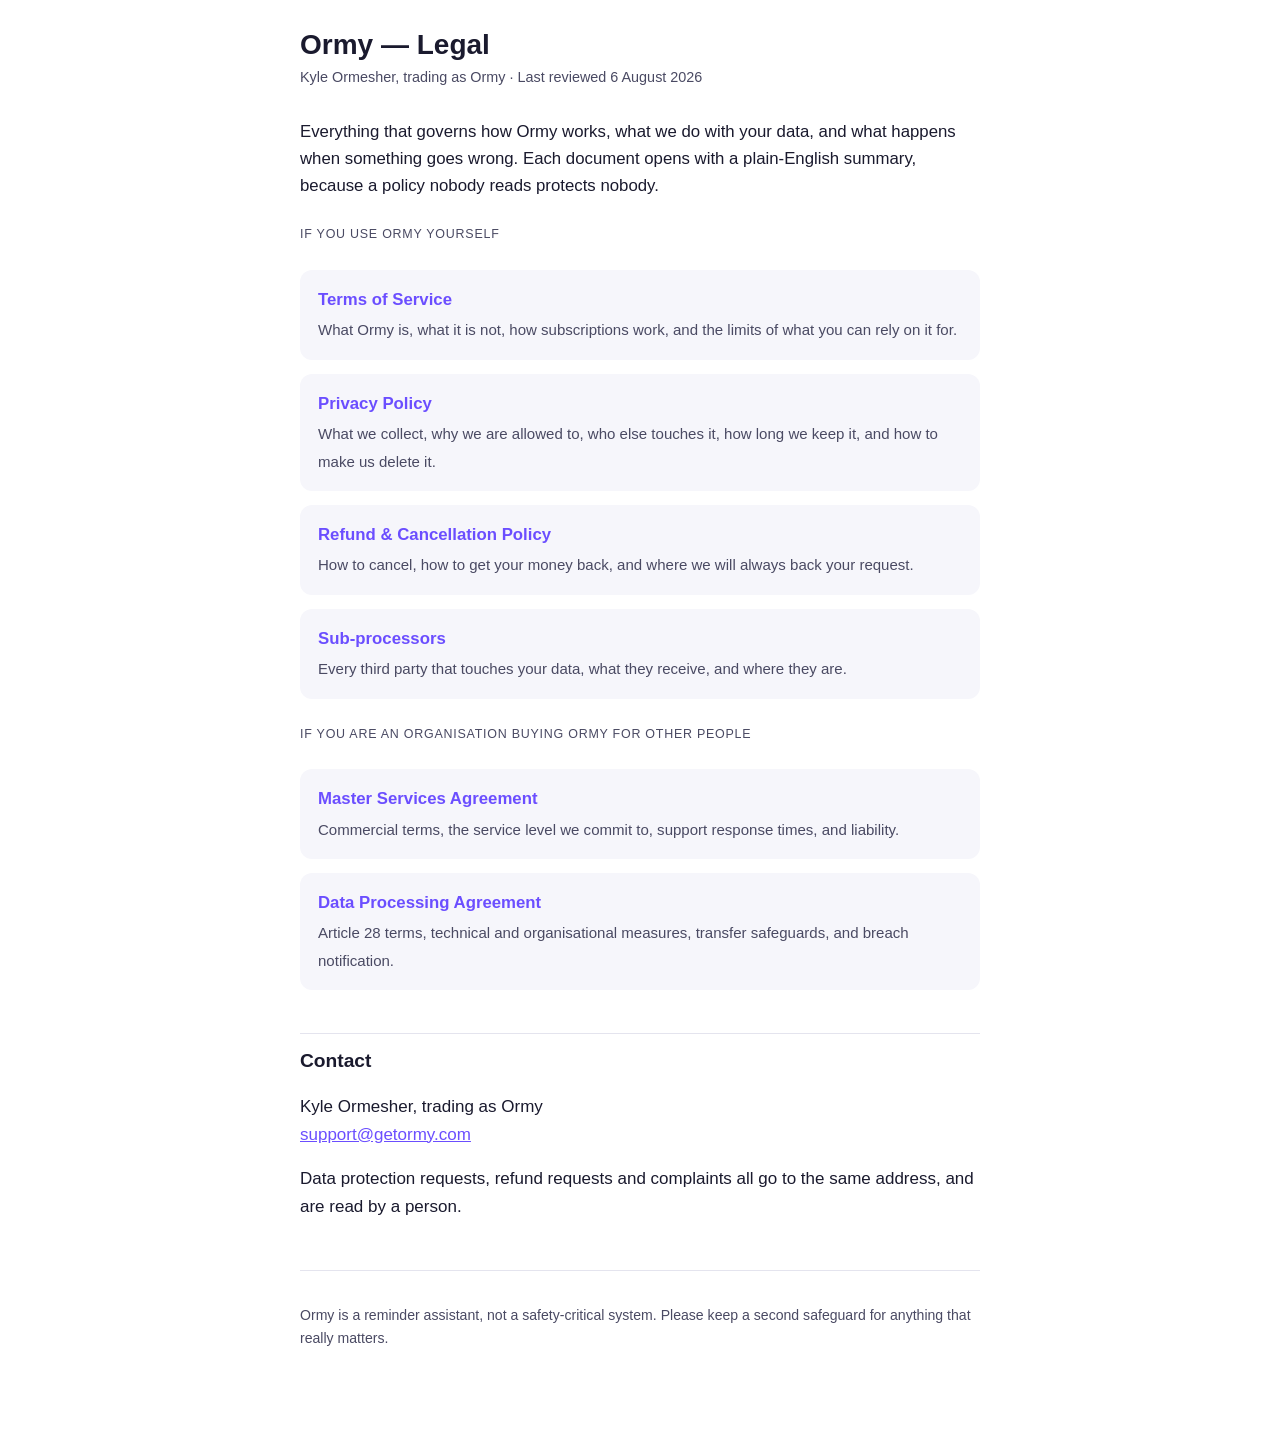
<file: index.html>
<!DOCTYPE html>
<html lang="en">
<head>
<meta charset="utf-8">
<meta name="viewport" content="width=device-width, initial-scale=1">
<title>Ormy — Legal</title>
<link rel="stylesheet" href="style.css">
<style>
  .doc-list { list-style: none; padding: 0; margin: 1.5em 0 0; }
  .doc-list li { margin-bottom: 14px; }
  .doc-list a {
    display: block;
    background: var(--panel);
    border-radius: 12px;
    padding: 16px 18px;
    text-decoration: none;
    color: inherit;
  }
  .doc-list a:hover { outline: 2px solid var(--accent); }
  .doc-list strong { display: block; color: var(--accent); font-size: 1.05rem; margin-bottom: 3px; }
  .doc-list span { font-size: 0.94rem; color: var(--ink-soft); }
  .who { font-size: 0.78rem; letter-spacing: 0.06em; text-transform: uppercase; color: var(--ink-soft); margin: 2em 0 0.6em; }
</style>
</head>
<body>

<h1>Ormy — Legal</h1>
<p class="updated">Kyle Ormesher, trading as Ormy · Last reviewed 6 August 2026</p>

<p class="lede">Everything that governs how Ormy works, what we do with your data, and what happens when something goes wrong. Each document opens with a plain-English summary, because a policy nobody reads protects nobody.</p>

<p class="who">If you use Ormy yourself</p>

<ul class="doc-list">
  <li><a href="terms.html"><strong>Terms of Service</strong><span>What Ormy is, what it is not, how subscriptions work, and the limits of what you can rely on it for.</span></a></li>
  <li><a href="privacy.html"><strong>Privacy Policy</strong><span>What we collect, why we are allowed to, who else touches it, how long we keep it, and how to make us delete it.</span></a></li>
  <li><a href="refunds.html"><strong>Refund &amp; Cancellation Policy</strong><span>How to cancel, how to get your money back, and where we will always back your request.</span></a></li>
  <li><a href="subprocessors.html"><strong>Sub-processors</strong><span>Every third party that touches your data, what they receive, and where they are.</span></a></li>
</ul>

<p class="who">If you are an organisation buying Ormy for other people</p>

<ul class="doc-list">
  <li><a href="msa.html"><strong>Master Services Agreement</strong><span>Commercial terms, the service level we commit to, support response times, and liability.</span></a></li>
  <li><a href="dpa.html"><strong>Data Processing Agreement</strong><span>Article 28 terms, technical and organisational measures, transfer safeguards, and breach notification.</span></a></li>
</ul>

<h2>Contact</h2>

<p>Kyle Ormesher, trading as Ormy<br>
<a href="mailto:support@getormy.com">support@getormy.com</a></p>

<p>Data protection requests, refund requests and complaints all go to the same address, and are read by a person.</p>

<footer>
  <p>Ormy is a reminder assistant, not a safety-critical system. Please keep a second safeguard for anything that really matters.</p>
</footer>

</body>
</html>
</file>
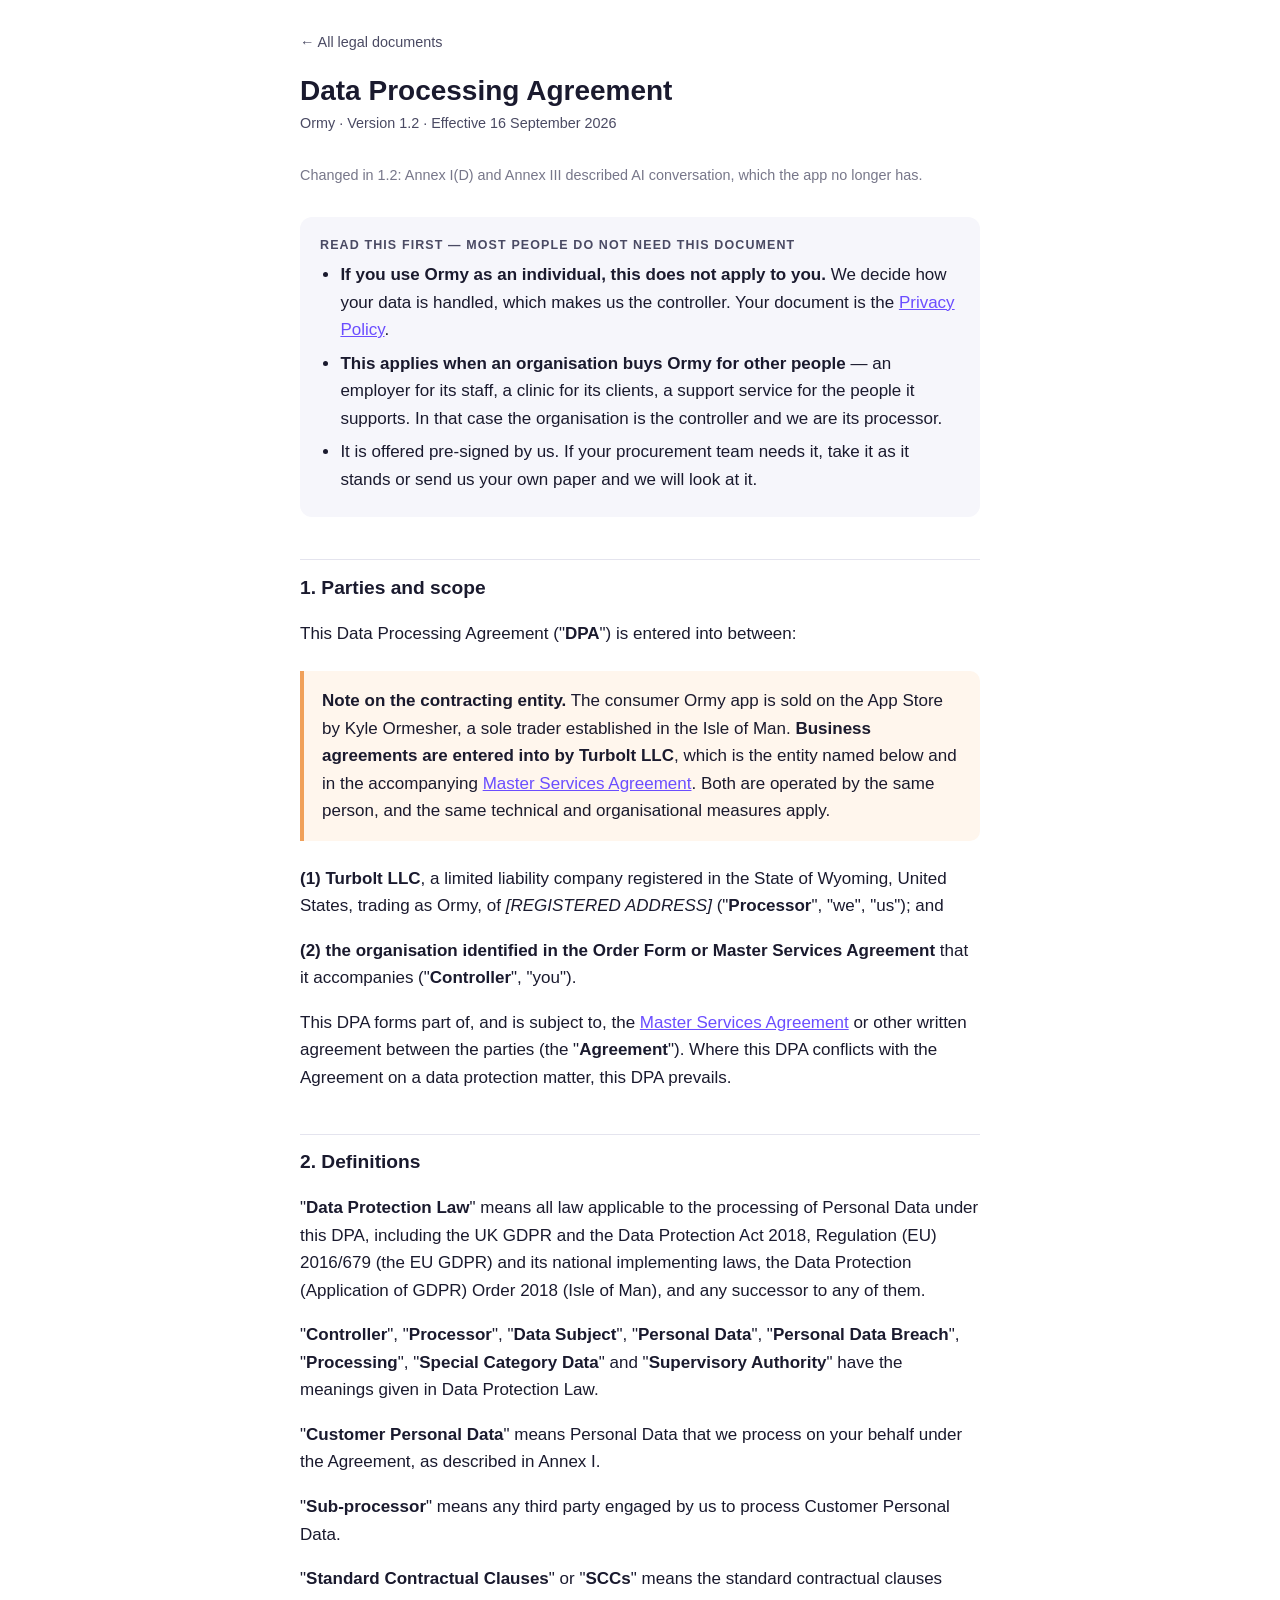
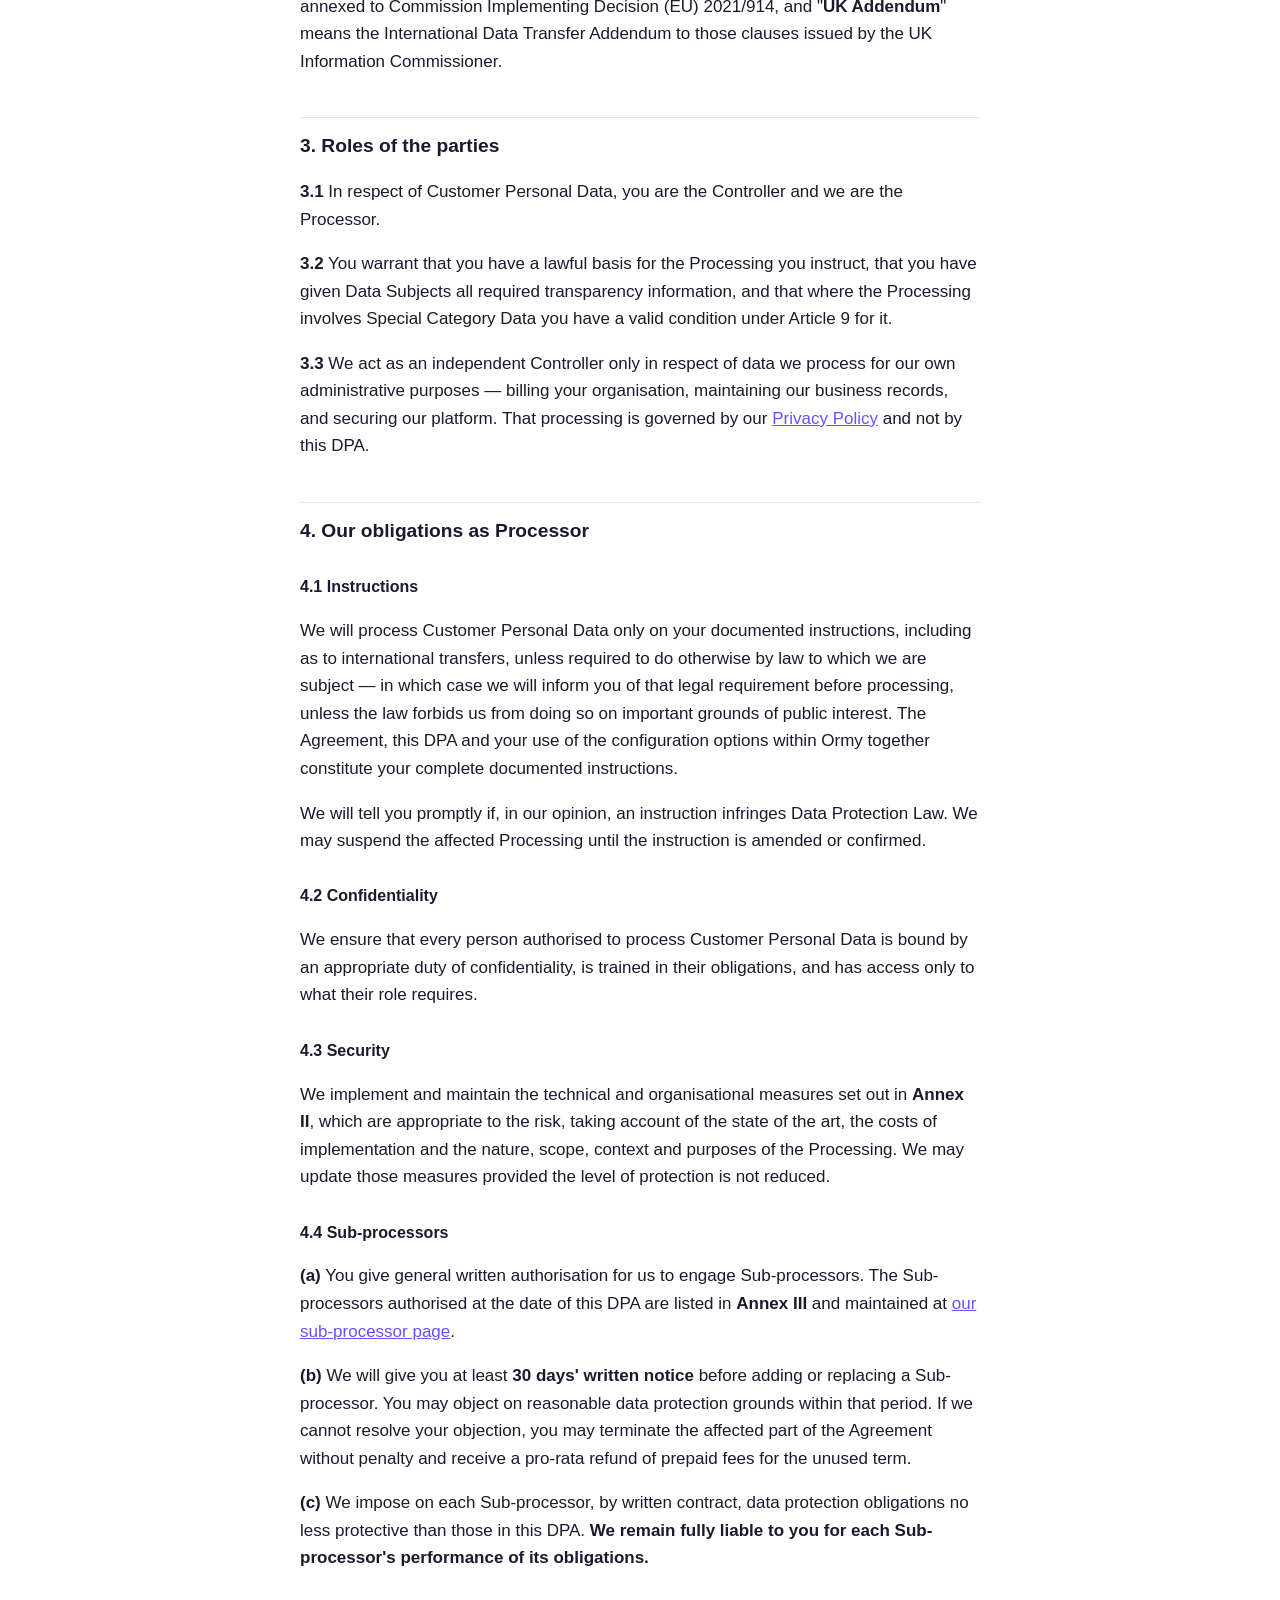
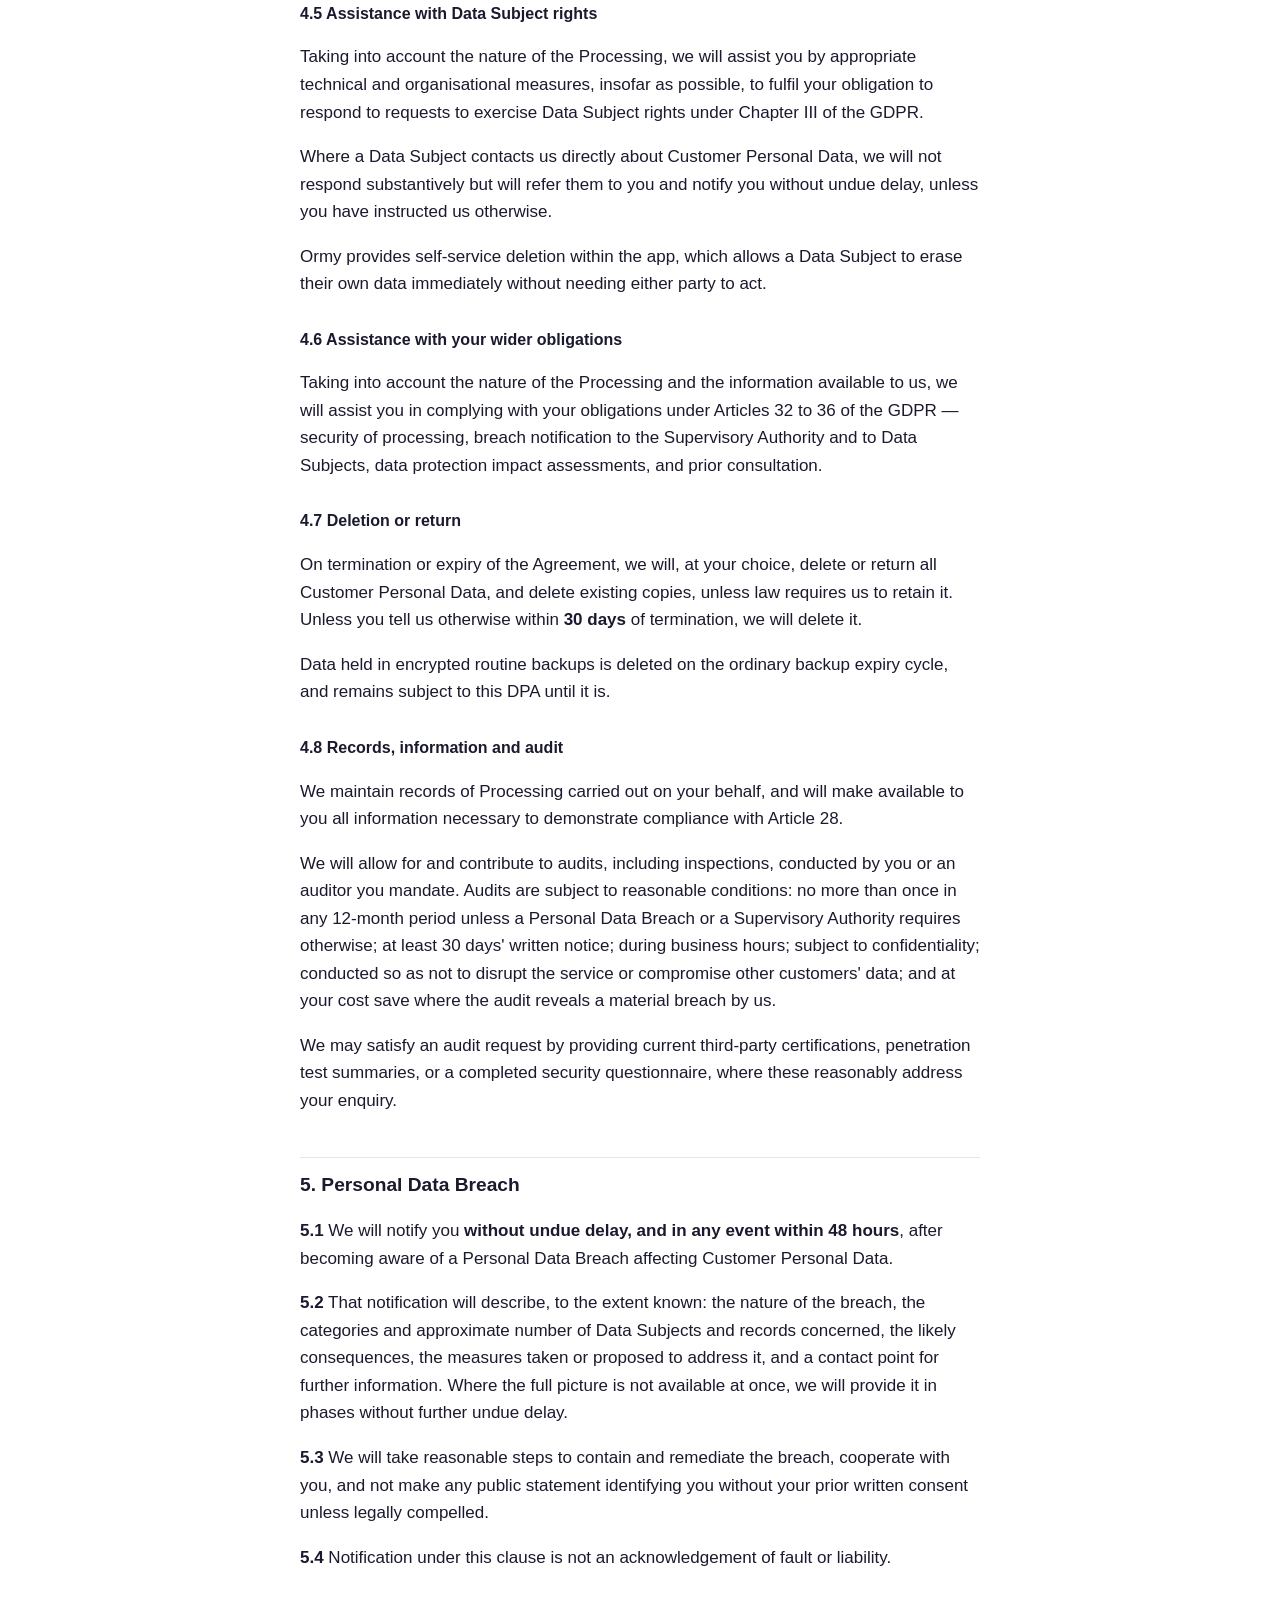
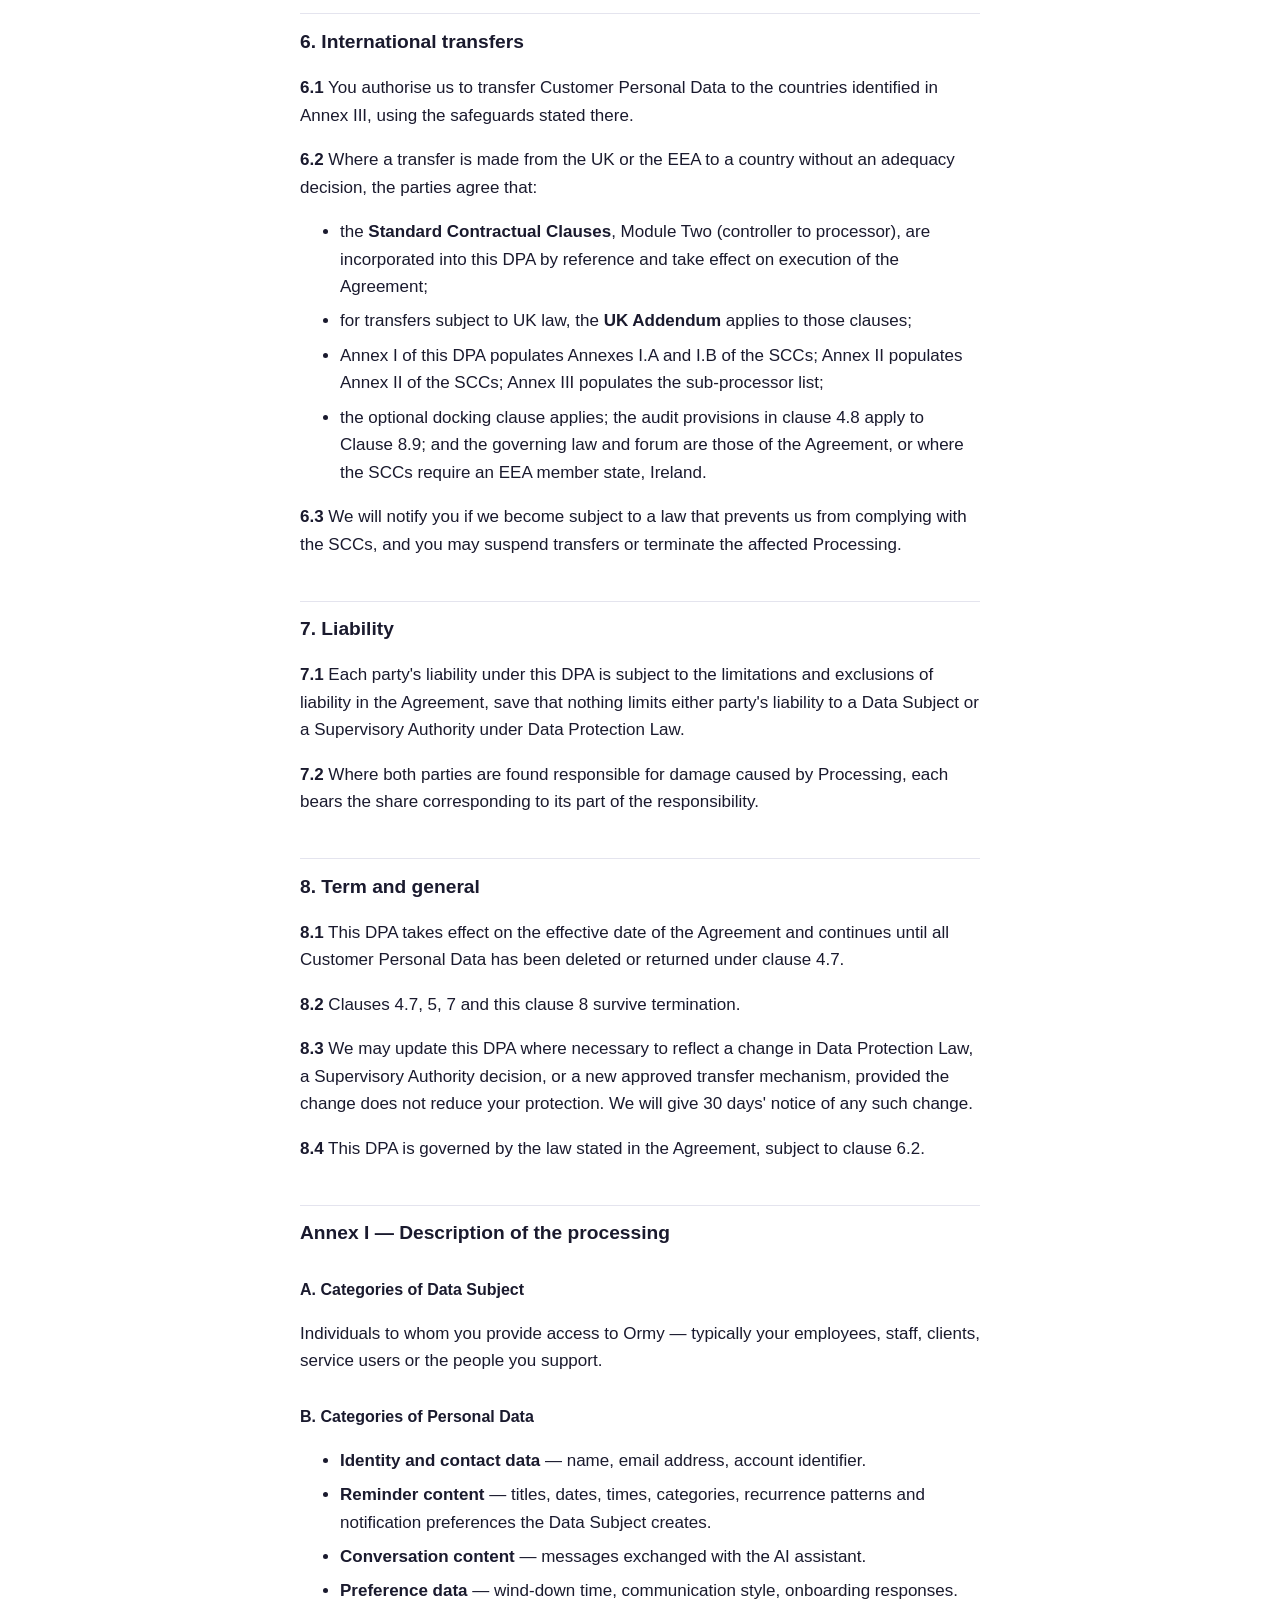
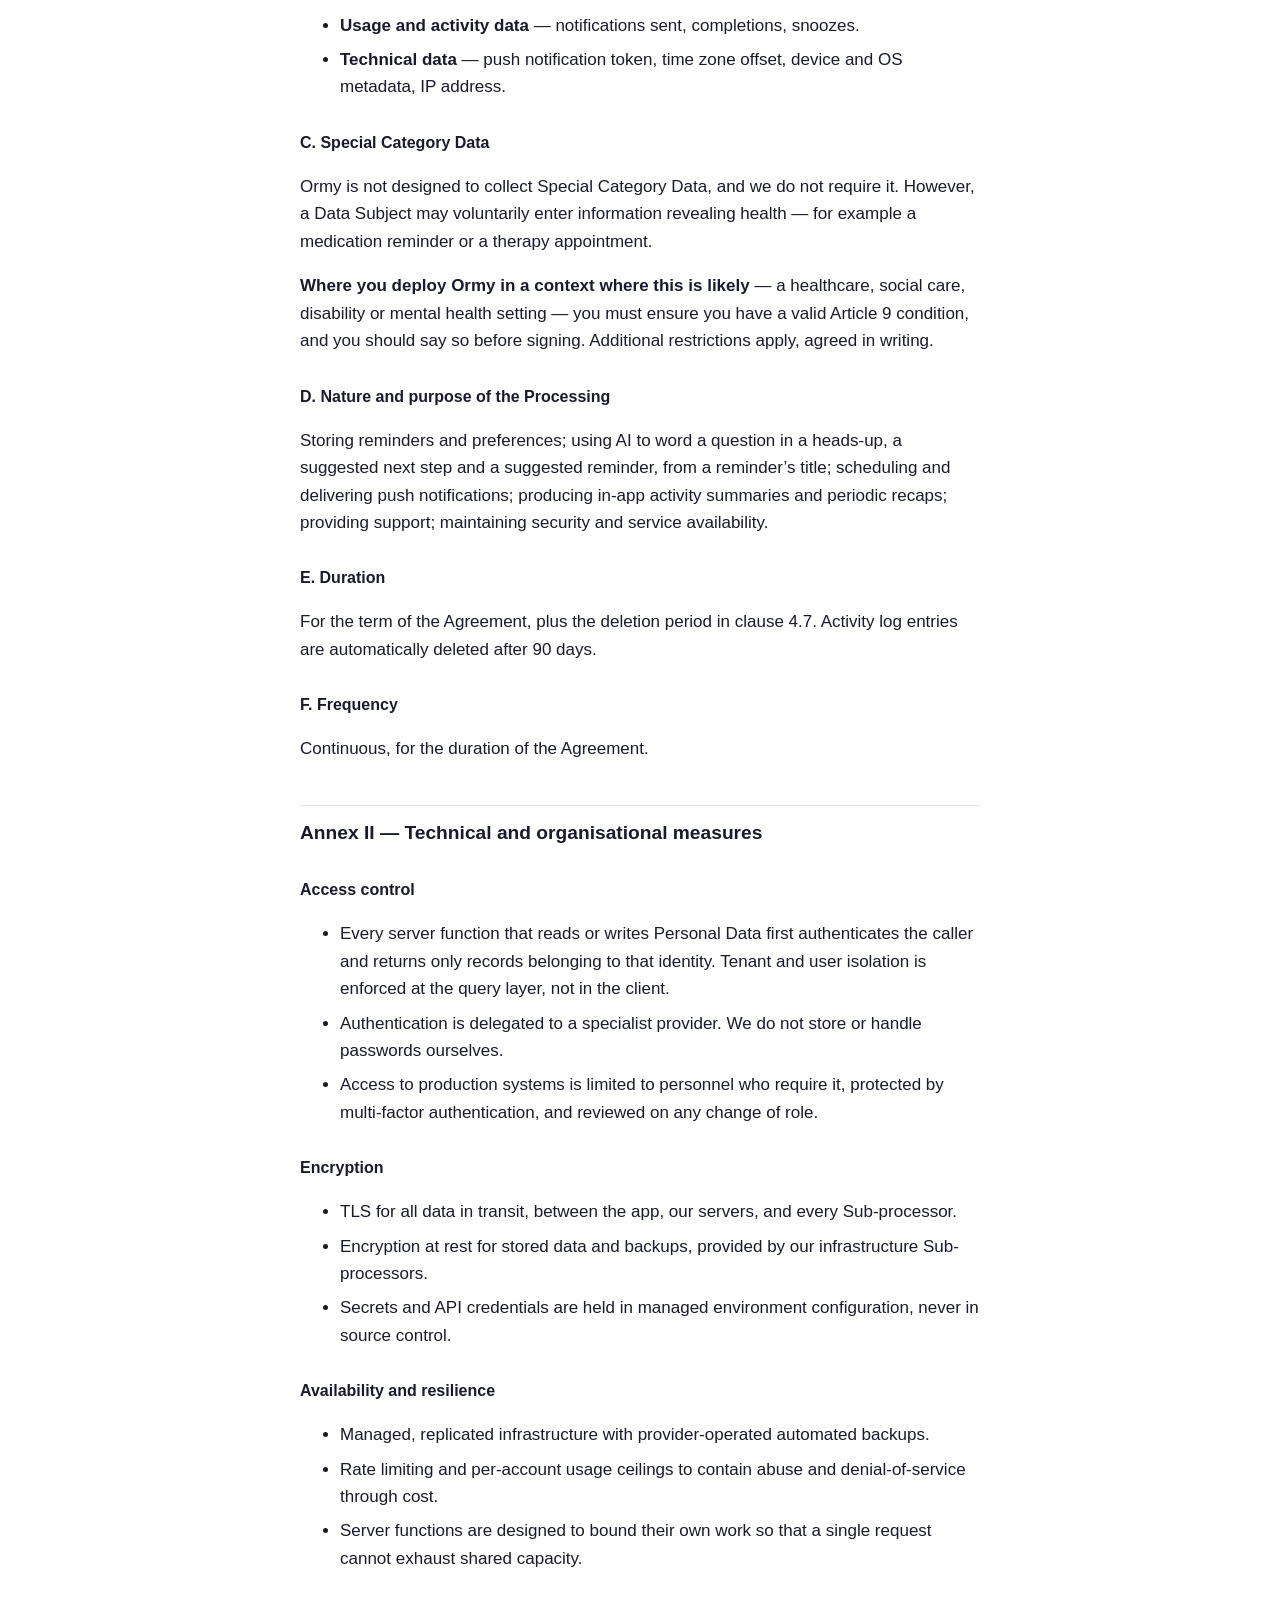
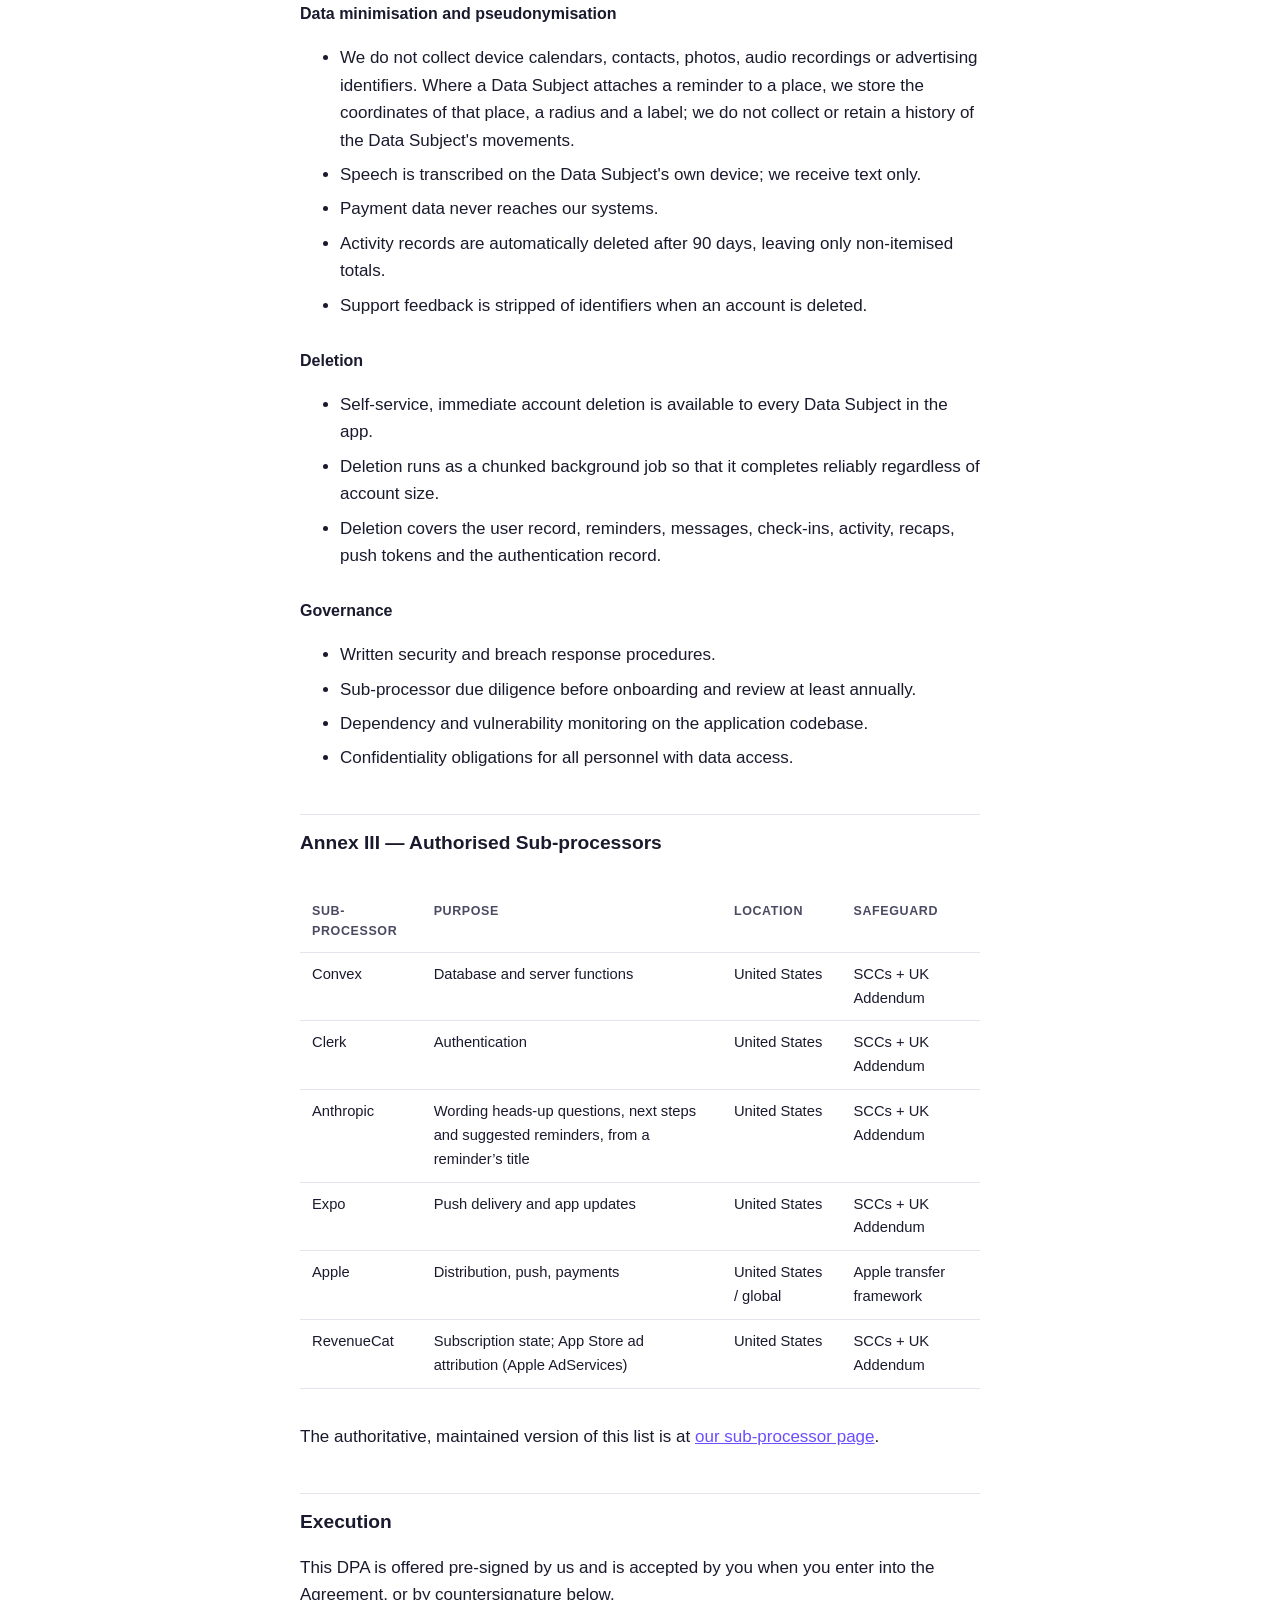
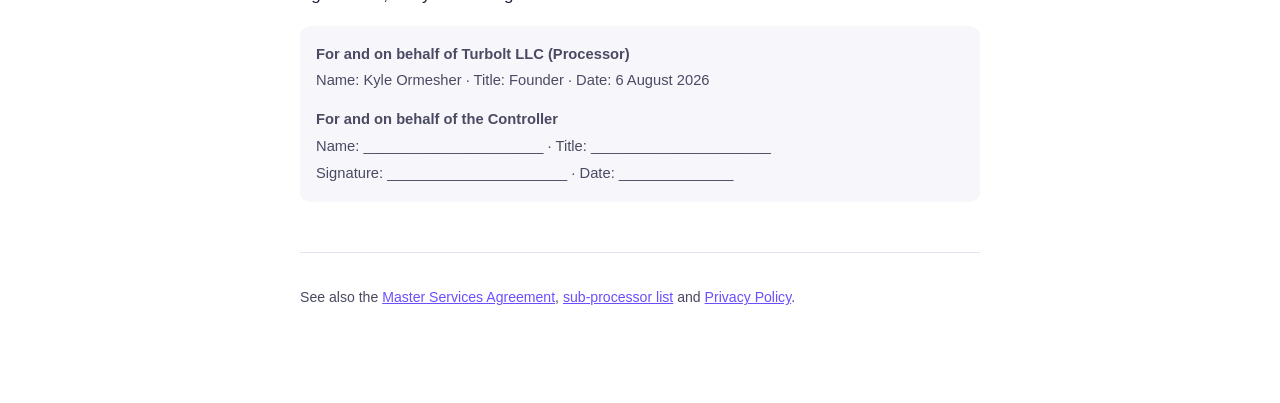
<file: dpa.html>
<!DOCTYPE html>
<html lang="en">
<head>
<meta charset="utf-8">
<meta name="viewport" content="width=device-width, initial-scale=1">
<title>Ormy — Data Processing Agreement</title>
<link rel="stylesheet" href="style.css">
</head>
<body>

<a class="back" href="index.html">← All legal documents</a>

<h1>Data Processing Agreement</h1>
<p class="updated">Ormy · Version 1.2 · Effective 16 September 2026</p>
<p class="updated" style="opacity:0.75">Changed in 1.2: Annex I(D) and Annex III described AI conversation, which the app no longer has.</p>

<div class="summary">
  <h2>Read this first — most people do not need this document</h2>
  <ul>
    <li><strong>If you use Ormy as an individual, this does not apply to you.</strong> We decide how your data is handled, which makes us the controller. Your document is the <a href="privacy.html">Privacy Policy</a>.</li>
    <li><strong>This applies when an organisation buys Ormy for other people</strong> — an employer for its staff, a clinic for its clients, a support service for the people it supports. In that case the organisation is the controller and we are its processor.</li>
    <li>It is offered pre-signed by us. If your procurement team needs it, take it as it stands or send us your own paper and we will look at it.</li>
  </ul>
</div>

<h2>1. Parties and scope</h2>

<p>This Data Processing Agreement ("<strong>DPA</strong>") is entered into between:</p>

<div class="important">
  <p><strong>Note on the contracting entity.</strong> The consumer Ormy app is sold on the App Store by Kyle Ormesher, a sole trader established in the Isle of Man. <strong>Business agreements are entered into by Turbolt LLC</strong>, which is the entity named below and in the accompanying <a href="msa.html">Master Services Agreement</a>. Both are operated by the same person, and the same technical and organisational measures apply.</p>
</div>

<p><strong>(1) Turbolt LLC</strong>, a limited liability company registered in the State of Wyoming, United States, trading as Ormy, of <em>[REGISTERED ADDRESS]</em> ("<strong>Processor</strong>", "we", "us"); and</p>

<p><strong>(2) the organisation identified in the Order Form or Master Services Agreement</strong> that it accompanies ("<strong>Controller</strong>", "you").</p>

<p>This DPA forms part of, and is subject to, the <a href="msa.html">Master Services Agreement</a> or other written agreement between the parties (the "<strong>Agreement</strong>"). Where this DPA conflicts with the Agreement on a data protection matter, this DPA prevails.</p>

<h2>2. Definitions</h2>

<p>"<strong>Data Protection Law</strong>" means all law applicable to the processing of Personal Data under this DPA, including the UK GDPR and the Data Protection Act 2018, Regulation (EU) 2016/679 (the EU GDPR) and its national implementing laws, the Data Protection (Application of GDPR) Order 2018 (Isle of Man), and any successor to any of them.</p>

<p>"<strong>Controller</strong>", "<strong>Processor</strong>", "<strong>Data Subject</strong>", "<strong>Personal Data</strong>", "<strong>Personal Data Breach</strong>", "<strong>Processing</strong>", "<strong>Special Category Data</strong>" and "<strong>Supervisory Authority</strong>" have the meanings given in Data Protection Law.</p>

<p>"<strong>Customer Personal Data</strong>" means Personal Data that we process on your behalf under the Agreement, as described in Annex I.</p>

<p>"<strong>Sub-processor</strong>" means any third party engaged by us to process Customer Personal Data.</p>

<p>"<strong>Standard Contractual Clauses</strong>" or "<strong>SCCs</strong>" means the standard contractual clauses annexed to Commission Implementing Decision (EU) 2021/914, and "<strong>UK Addendum</strong>" means the International Data Transfer Addendum to those clauses issued by the UK Information Commissioner.</p>

<h2>3. Roles of the parties</h2>

<p><strong>3.1</strong> In respect of Customer Personal Data, you are the Controller and we are the Processor.</p>

<p><strong>3.2</strong> You warrant that you have a lawful basis for the Processing you instruct, that you have given Data Subjects all required transparency information, and that where the Processing involves Special Category Data you have a valid condition under Article 9 for it.</p>

<p><strong>3.3</strong> We act as an independent Controller only in respect of data we process for our own administrative purposes — billing your organisation, maintaining our business records, and securing our platform. That processing is governed by our <a href="privacy.html">Privacy Policy</a> and not by this DPA.</p>

<h2>4. Our obligations as Processor</h2>

<h3>4.1 Instructions</h3>

<p>We will process Customer Personal Data only on your documented instructions, including as to international transfers, unless required to do otherwise by law to which we are subject — in which case we will inform you of that legal requirement before processing, unless the law forbids us from doing so on important grounds of public interest. The Agreement, this DPA and your use of the configuration options within Ormy together constitute your complete documented instructions.</p>

<p>We will tell you promptly if, in our opinion, an instruction infringes Data Protection Law. We may suspend the affected Processing until the instruction is amended or confirmed.</p>

<h3>4.2 Confidentiality</h3>

<p>We ensure that every person authorised to process Customer Personal Data is bound by an appropriate duty of confidentiality, is trained in their obligations, and has access only to what their role requires.</p>

<h3>4.3 Security</h3>

<p>We implement and maintain the technical and organisational measures set out in <strong>Annex II</strong>, which are appropriate to the risk, taking account of the state of the art, the costs of implementation and the nature, scope, context and purposes of the Processing. We may update those measures provided the level of protection is not reduced.</p>

<h3>4.4 Sub-processors</h3>

<p><strong>(a)</strong> You give general written authorisation for us to engage Sub-processors. The Sub-processors authorised at the date of this DPA are listed in <strong>Annex III</strong> and maintained at <a href="subprocessors.html">our sub-processor page</a>.</p>

<p><strong>(b)</strong> We will give you at least <strong>30 days' written notice</strong> before adding or replacing a Sub-processor. You may object on reasonable data protection grounds within that period. If we cannot resolve your objection, you may terminate the affected part of the Agreement without penalty and receive a pro-rata refund of prepaid fees for the unused term.</p>

<p><strong>(c)</strong> We impose on each Sub-processor, by written contract, data protection obligations no less protective than those in this DPA. <strong>We remain fully liable to you for each Sub-processor's performance of its obligations.</strong></p>

<h3>4.5 Assistance with Data Subject rights</h3>

<p>Taking into account the nature of the Processing, we will assist you by appropriate technical and organisational measures, insofar as possible, to fulfil your obligation to respond to requests to exercise Data Subject rights under Chapter III of the GDPR.</p>

<p>Where a Data Subject contacts us directly about Customer Personal Data, we will not respond substantively but will refer them to you and notify you without undue delay, unless you have instructed us otherwise.</p>

<p>Ormy provides self-service deletion within the app, which allows a Data Subject to erase their own data immediately without needing either party to act.</p>

<h3>4.6 Assistance with your wider obligations</h3>

<p>Taking into account the nature of the Processing and the information available to us, we will assist you in complying with your obligations under Articles 32 to 36 of the GDPR — security of processing, breach notification to the Supervisory Authority and to Data Subjects, data protection impact assessments, and prior consultation.</p>

<h3>4.7 Deletion or return</h3>

<p>On termination or expiry of the Agreement, we will, at your choice, delete or return all Customer Personal Data, and delete existing copies, unless law requires us to retain it. Unless you tell us otherwise within <strong>30 days</strong> of termination, we will delete it.</p>

<p>Data held in encrypted routine backups is deleted on the ordinary backup expiry cycle, and remains subject to this DPA until it is.</p>

<h3>4.8 Records, information and audit</h3>

<p>We maintain records of Processing carried out on your behalf, and will make available to you all information necessary to demonstrate compliance with Article 28.</p>

<p>We will allow for and contribute to audits, including inspections, conducted by you or an auditor you mandate. Audits are subject to reasonable conditions: no more than once in any 12-month period unless a Personal Data Breach or a Supervisory Authority requires otherwise; at least 30 days' written notice; during business hours; subject to confidentiality; conducted so as not to disrupt the service or compromise other customers' data; and at your cost save where the audit reveals a material breach by us.</p>

<p>We may satisfy an audit request by providing current third-party certifications, penetration test summaries, or a completed security questionnaire, where these reasonably address your enquiry.</p>

<h2>5. Personal Data Breach</h2>

<p><strong>5.1</strong> We will notify you <strong>without undue delay, and in any event within 48 hours</strong>, after becoming aware of a Personal Data Breach affecting Customer Personal Data.</p>

<p><strong>5.2</strong> That notification will describe, to the extent known: the nature of the breach, the categories and approximate number of Data Subjects and records concerned, the likely consequences, the measures taken or proposed to address it, and a contact point for further information. Where the full picture is not available at once, we will provide it in phases without further undue delay.</p>

<p><strong>5.3</strong> We will take reasonable steps to contain and remediate the breach, cooperate with you, and not make any public statement identifying you without your prior written consent unless legally compelled.</p>

<p><strong>5.4</strong> Notification under this clause is not an acknowledgement of fault or liability.</p>

<h2>6. International transfers</h2>

<p><strong>6.1</strong> You authorise us to transfer Customer Personal Data to the countries identified in Annex III, using the safeguards stated there.</p>

<p><strong>6.2</strong> Where a transfer is made from the UK or the EEA to a country without an adequacy decision, the parties agree that:</p>

<ul>
  <li>the <strong>Standard Contractual Clauses</strong>, Module Two (controller to processor), are incorporated into this DPA by reference and take effect on execution of the Agreement;</li>
  <li>for transfers subject to UK law, the <strong>UK Addendum</strong> applies to those clauses;</li>
  <li>Annex I of this DPA populates Annexes I.A and I.B of the SCCs; Annex II populates Annex II of the SCCs; Annex III populates the sub-processor list;</li>
  <li>the optional docking clause applies; the audit provisions in clause 4.8 apply to Clause 8.9; and the governing law and forum are those of the Agreement, or where the SCCs require an EEA member state, Ireland.</li>
</ul>

<p><strong>6.3</strong> We will notify you if we become subject to a law that prevents us from complying with the SCCs, and you may suspend transfers or terminate the affected Processing.</p>

<h2>7. Liability</h2>

<p><strong>7.1</strong> Each party's liability under this DPA is subject to the limitations and exclusions of liability in the Agreement, save that nothing limits either party's liability to a Data Subject or a Supervisory Authority under Data Protection Law.</p>

<p><strong>7.2</strong> Where both parties are found responsible for damage caused by Processing, each bears the share corresponding to its part of the responsibility.</p>

<h2>8. Term and general</h2>

<p><strong>8.1</strong> This DPA takes effect on the effective date of the Agreement and continues until all Customer Personal Data has been deleted or returned under clause 4.7.</p>

<p><strong>8.2</strong> Clauses 4.7, 5, 7 and this clause 8 survive termination.</p>

<p><strong>8.3</strong> We may update this DPA where necessary to reflect a change in Data Protection Law, a Supervisory Authority decision, or a new approved transfer mechanism, provided the change does not reduce your protection. We will give 30 days' notice of any such change.</p>

<p><strong>8.4</strong> This DPA is governed by the law stated in the Agreement, subject to clause 6.2.</p>

<h2>Annex I — Description of the processing</h2>

<h3>A. Categories of Data Subject</h3>
<p>Individuals to whom you provide access to Ormy — typically your employees, staff, clients, service users or the people you support.</p>

<h3>B. Categories of Personal Data</h3>
<ul>
  <li><strong>Identity and contact data</strong> — name, email address, account identifier.</li>
  <li><strong>Reminder content</strong> — titles, dates, times, categories, recurrence patterns and notification preferences the Data Subject creates.</li>
  <li><strong>Conversation content</strong> — messages exchanged with the AI assistant.</li>
  <li><strong>Preference data</strong> — wind-down time, communication style, onboarding responses.</li>
  <li><strong>Usage and activity data</strong> — notifications sent, completions, snoozes.</li>
  <li><strong>Technical data</strong> — push notification token, time zone offset, device and OS metadata, IP address.</li>
</ul>

<h3>C. Special Category Data</h3>
<p>Ormy is not designed to collect Special Category Data, and we do not require it. However, a Data Subject may voluntarily enter information revealing health — for example a medication reminder or a therapy appointment.</p>
<p><strong>Where you deploy Ormy in a context where this is likely</strong> — a healthcare, social care, disability or mental health setting — you must ensure you have a valid Article 9 condition, and you should say so before signing. Additional restrictions apply, agreed in writing.</p>

<h3>D. Nature and purpose of the Processing</h3>
<p>Storing reminders and preferences; using AI to word a question in a heads-up, a suggested next step and a suggested reminder, from a reminder&rsquo;s title; scheduling and delivering push notifications; producing in-app activity summaries and periodic recaps; providing support; maintaining security and service availability.</p>

<h3>E. Duration</h3>
<p>For the term of the Agreement, plus the deletion period in clause 4.7. Activity log entries are automatically deleted after 90 days.</p>

<h3>F. Frequency</h3>
<p>Continuous, for the duration of the Agreement.</p>

<h2>Annex II — Technical and organisational measures</h2>

<h3>Access control</h3>
<ul>
  <li>Every server function that reads or writes Personal Data first authenticates the caller and returns only records belonging to that identity. Tenant and user isolation is enforced at the query layer, not in the client.</li>
  <li>Authentication is delegated to a specialist provider. We do not store or handle passwords ourselves.</li>
  <li>Access to production systems is limited to personnel who require it, protected by multi-factor authentication, and reviewed on any change of role.</li>
</ul>

<h3>Encryption</h3>
<ul>
  <li>TLS for all data in transit, between the app, our servers, and every Sub-processor.</li>
  <li>Encryption at rest for stored data and backups, provided by our infrastructure Sub-processors.</li>
  <li>Secrets and API credentials are held in managed environment configuration, never in source control.</li>
</ul>

<h3>Availability and resilience</h3>
<ul>
  <li>Managed, replicated infrastructure with provider-operated automated backups.</li>
  <li>Rate limiting and per-account usage ceilings to contain abuse and denial-of-service through cost.</li>
  <li>Server functions are designed to bound their own work so that a single request cannot exhaust shared capacity.</li>
</ul>

<h3>Data minimisation and pseudonymisation</h3>
<ul>
  <li>We do not collect device calendars, contacts, photos, audio recordings or advertising identifiers. Where a Data Subject attaches a reminder to a place, we store the coordinates of that place, a radius and a label; we do not collect or retain a history of the Data Subject's movements.</li>
  <li>Speech is transcribed on the Data Subject's own device; we receive text only.</li>
  <li>Payment data never reaches our systems.</li>
  <li>Activity records are automatically deleted after 90 days, leaving only non-itemised totals.</li>
  <li>Support feedback is stripped of identifiers when an account is deleted.</li>
</ul>

<h3>Deletion</h3>
<ul>
  <li>Self-service, immediate account deletion is available to every Data Subject in the app.</li>
  <li>Deletion runs as a chunked background job so that it completes reliably regardless of account size.</li>
  <li>Deletion covers the user record, reminders, messages, check-ins, activity, recaps, push tokens and the authentication record.</li>
</ul>

<h3>Governance</h3>
<ul>
  <li>Written security and breach response procedures.</li>
  <li>Sub-processor due diligence before onboarding and review at least annually.</li>
  <li>Dependency and vulnerability monitoring on the application codebase.</li>
  <li>Confidentiality obligations for all personnel with data access.</li>
</ul>

<h2>Annex III — Authorised Sub-processors</h2>

<div class="table-wrap">
<table>
  <thead><tr><th>Sub-processor</th><th>Purpose</th><th>Location</th><th>Safeguard</th></tr></thead>
  <tbody>
    <tr><td>Convex</td><td>Database and server functions</td><td>United States</td><td>SCCs + UK Addendum</td></tr>
    <tr><td>Clerk</td><td>Authentication</td><td>United States</td><td>SCCs + UK Addendum</td></tr>
    <tr><td>Anthropic</td><td>Wording heads-up questions, next steps and suggested reminders, from a reminder&rsquo;s title</td><td>United States</td><td>SCCs + UK Addendum</td></tr>
    <tr><td>Expo</td><td>Push delivery and app updates</td><td>United States</td><td>SCCs + UK Addendum</td></tr>
    <tr><td>Apple</td><td>Distribution, push, payments</td><td>United States / global</td><td>Apple transfer framework</td></tr>
    <tr><td>RevenueCat</td><td>Subscription state; App Store ad attribution (Apple AdServices)</td><td>United States</td><td>SCCs + UK Addendum</td></tr>
  </tbody>
</table>
</div>

<p>The authoritative, maintained version of this list is at <a href="subprocessors.html">our sub-processor page</a>.</p>

<h2>Execution</h2>

<p>This DPA is offered pre-signed by us and is accepted by you when you enter into the Agreement, or by countersignature below.</p>

<div class="entity">
  <p><strong>For and on behalf of Turbolt LLC (Processor)</strong></p>
  <p>Name: Kyle Ormesher · Title: Founder · Date: 6 August 2026</p>
  <p style="margin-top:1em;"><strong>For and on behalf of the Controller</strong></p>
  <p>Name: ______________________ · Title: ______________________</p>
  <p>Signature: ______________________ · Date: ______________</p>
</div>

<footer>
  <p>See also the <a href="msa.html">Master Services Agreement</a>, <a href="subprocessors.html">sub-processor list</a> and <a href="privacy.html">Privacy Policy</a>.</p>
</footer>

</body>
</html>
</file>
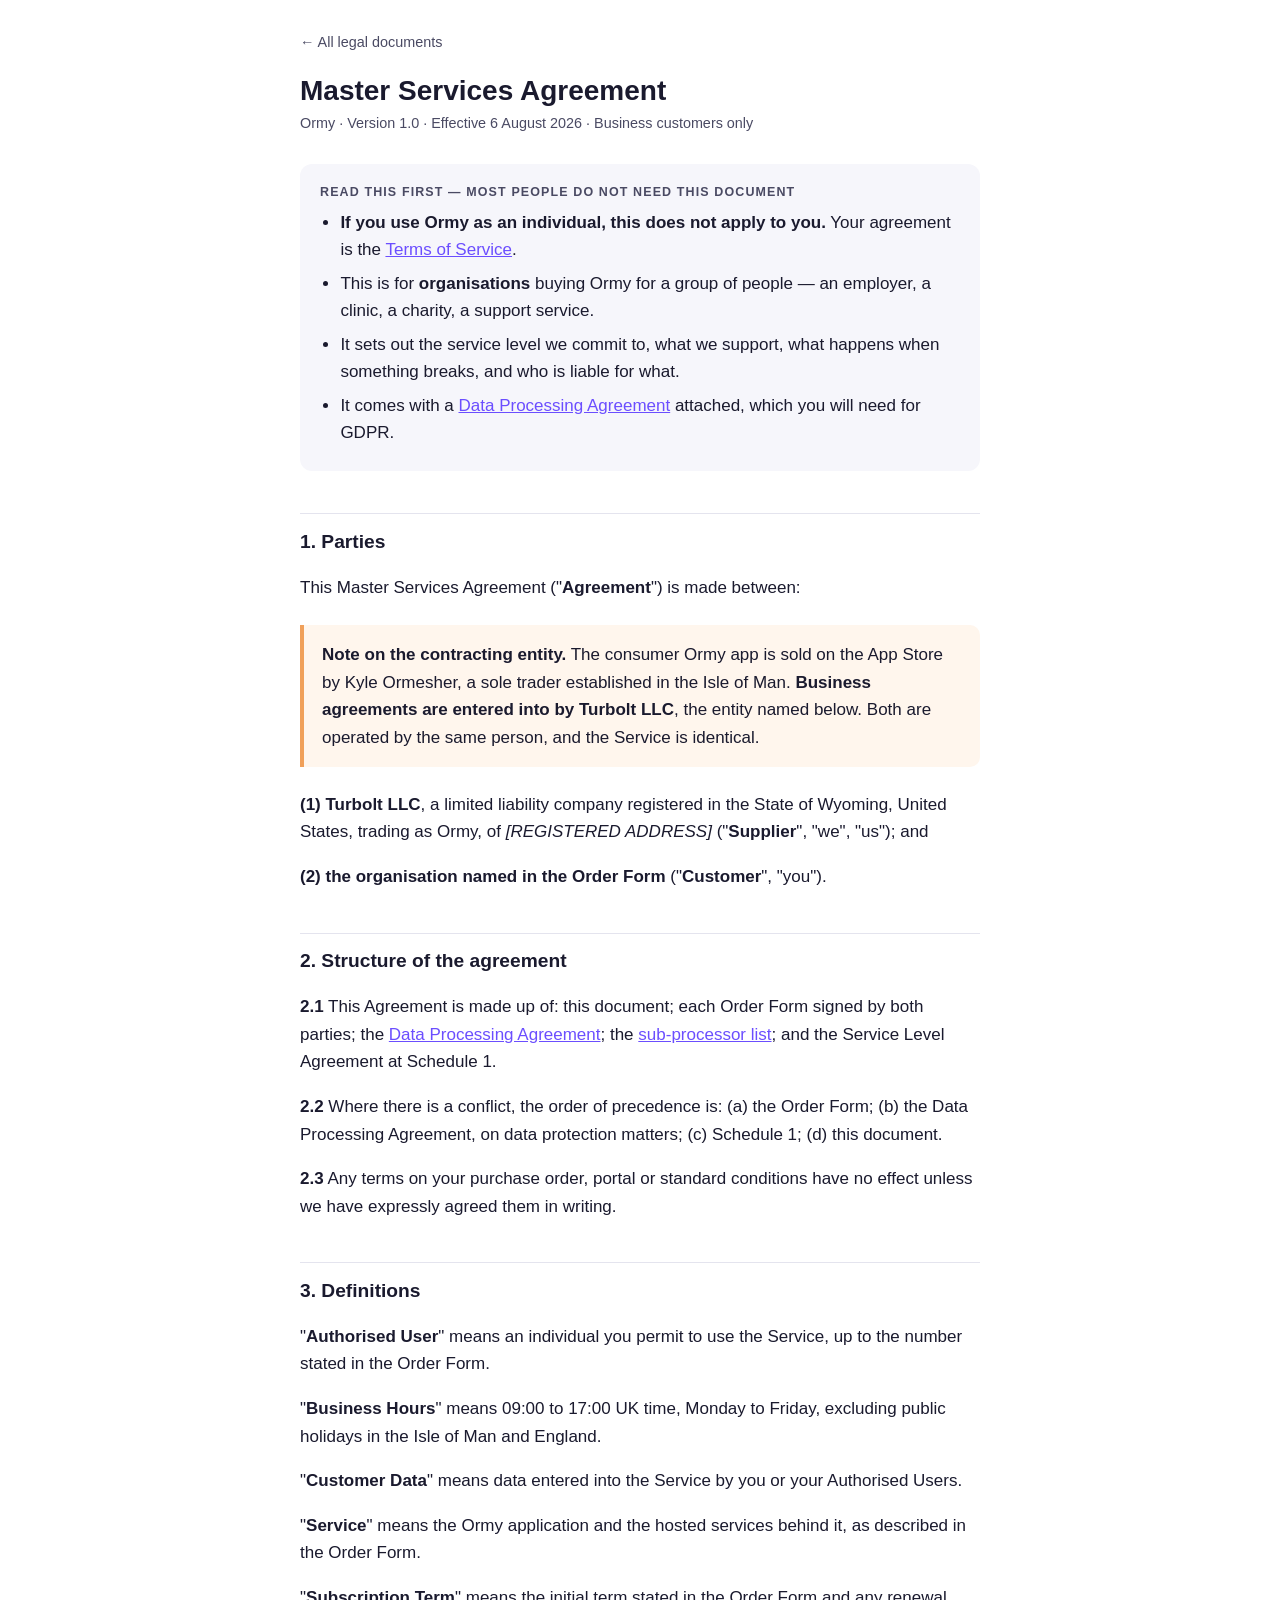
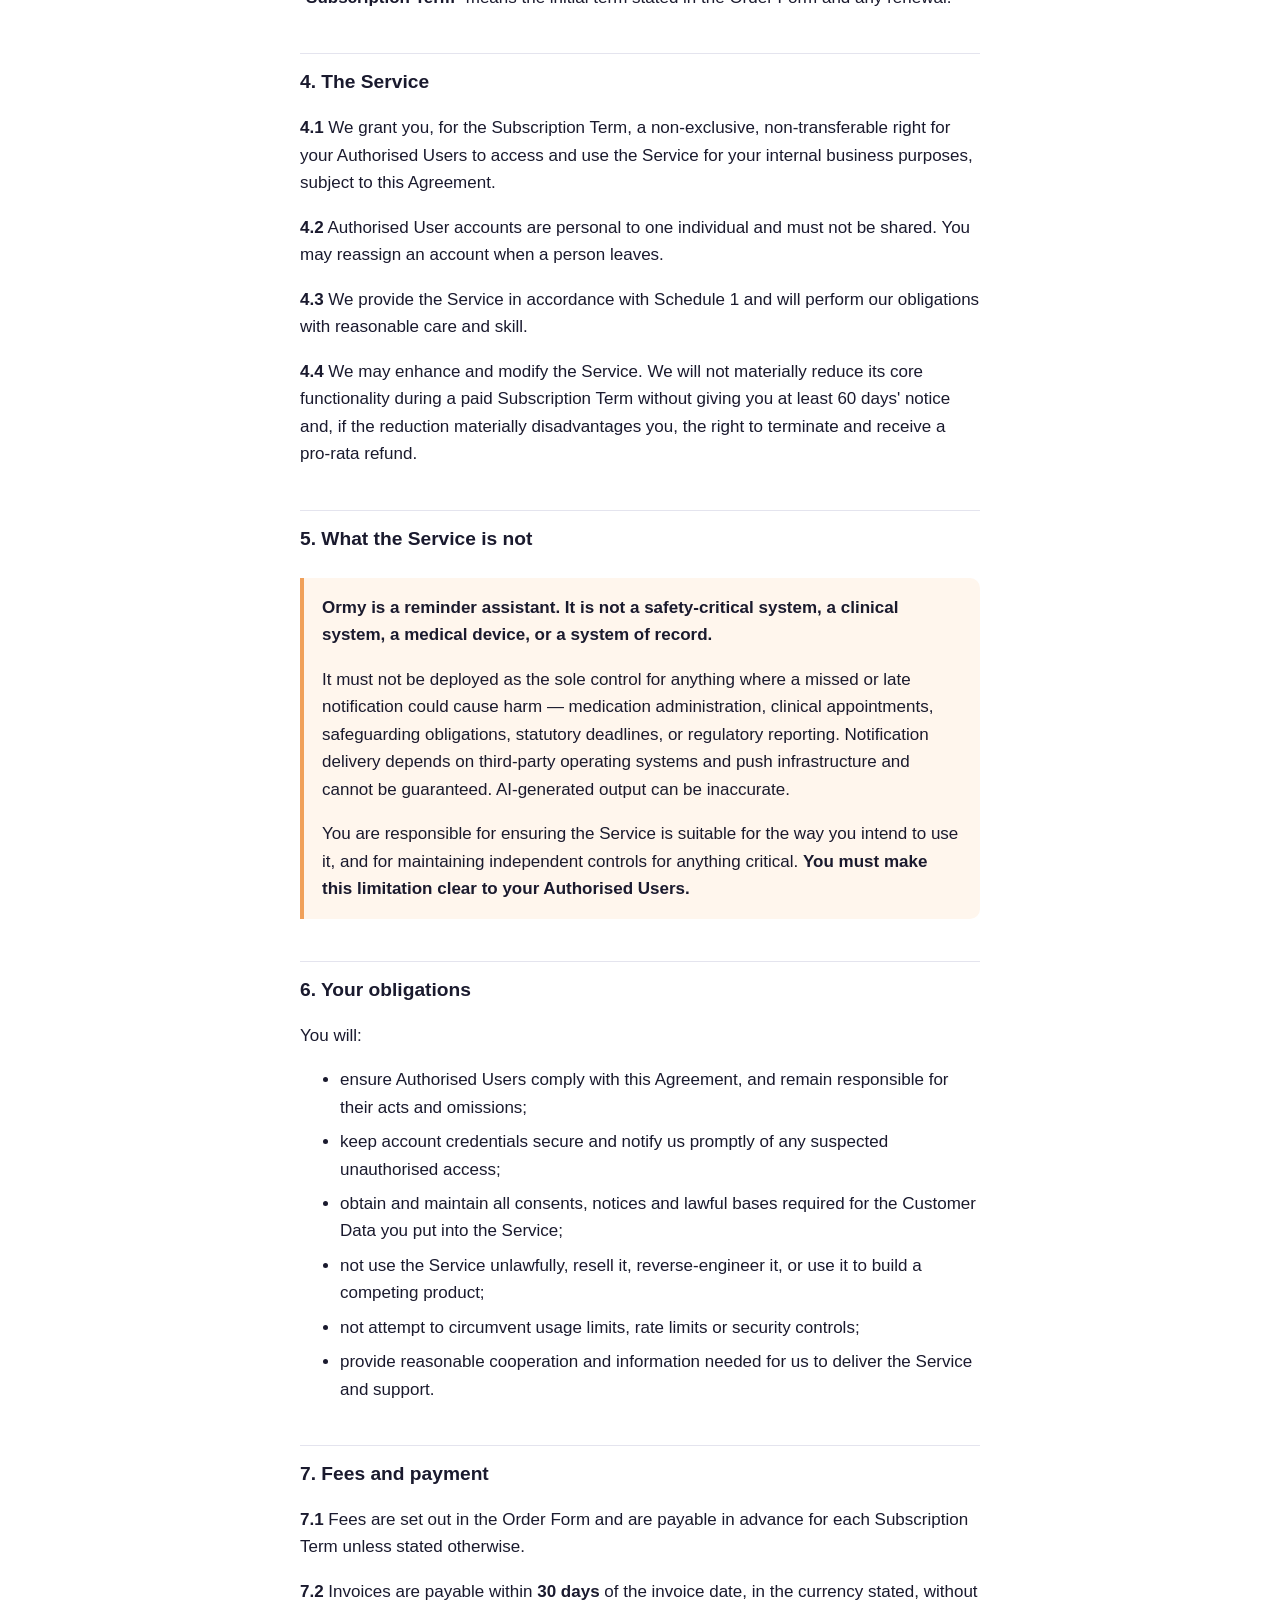
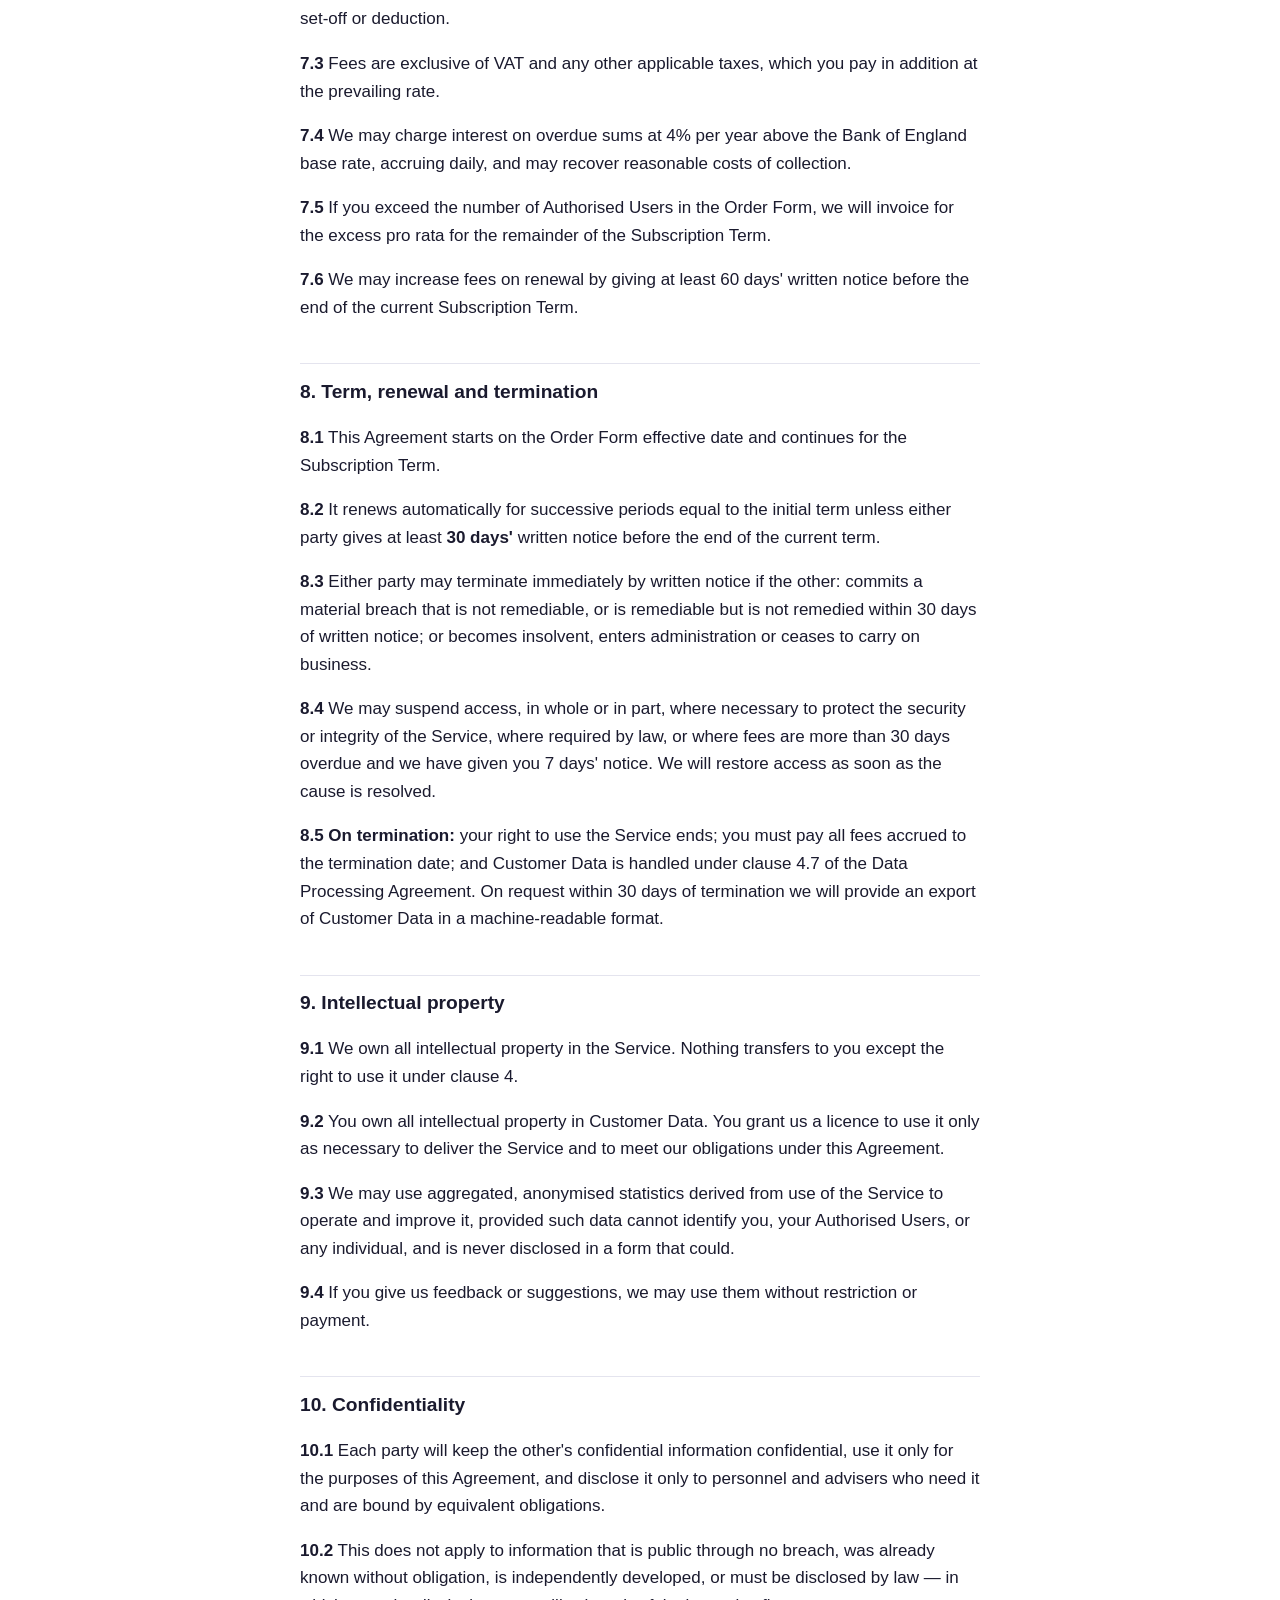
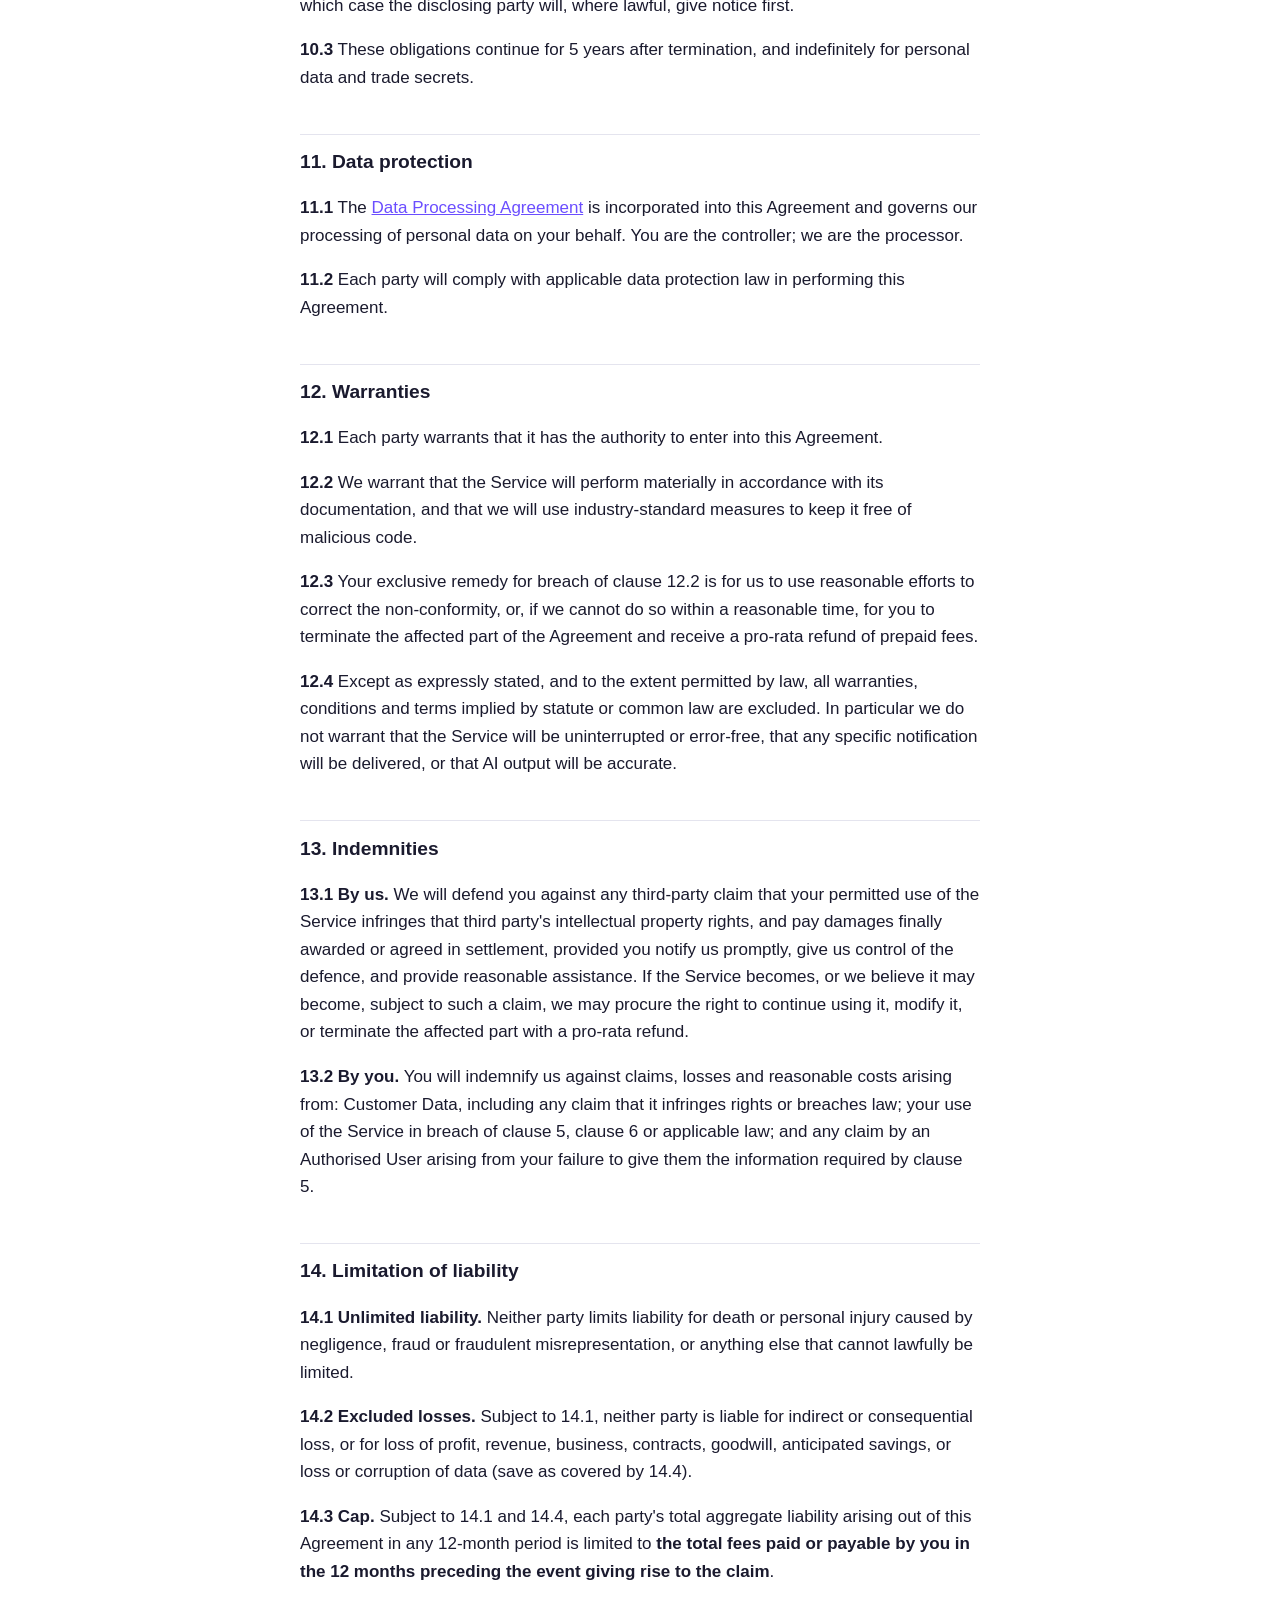
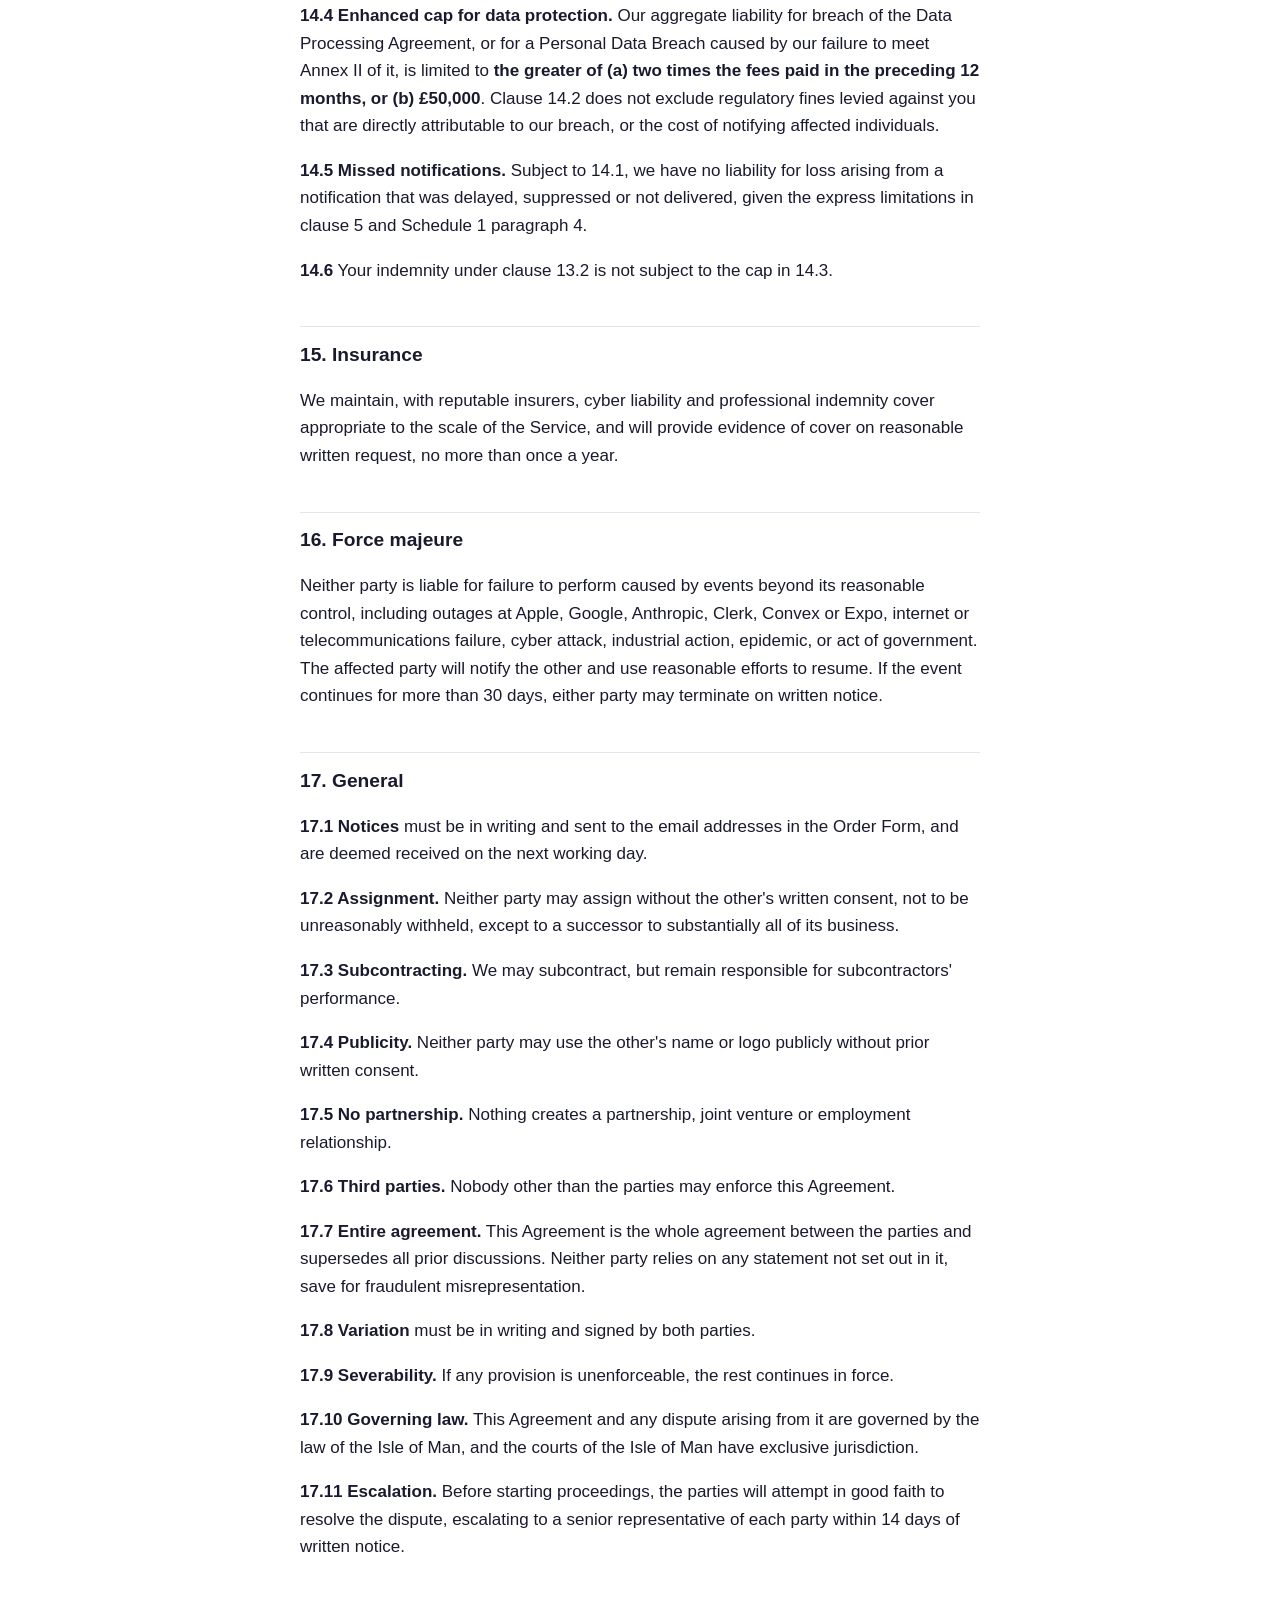
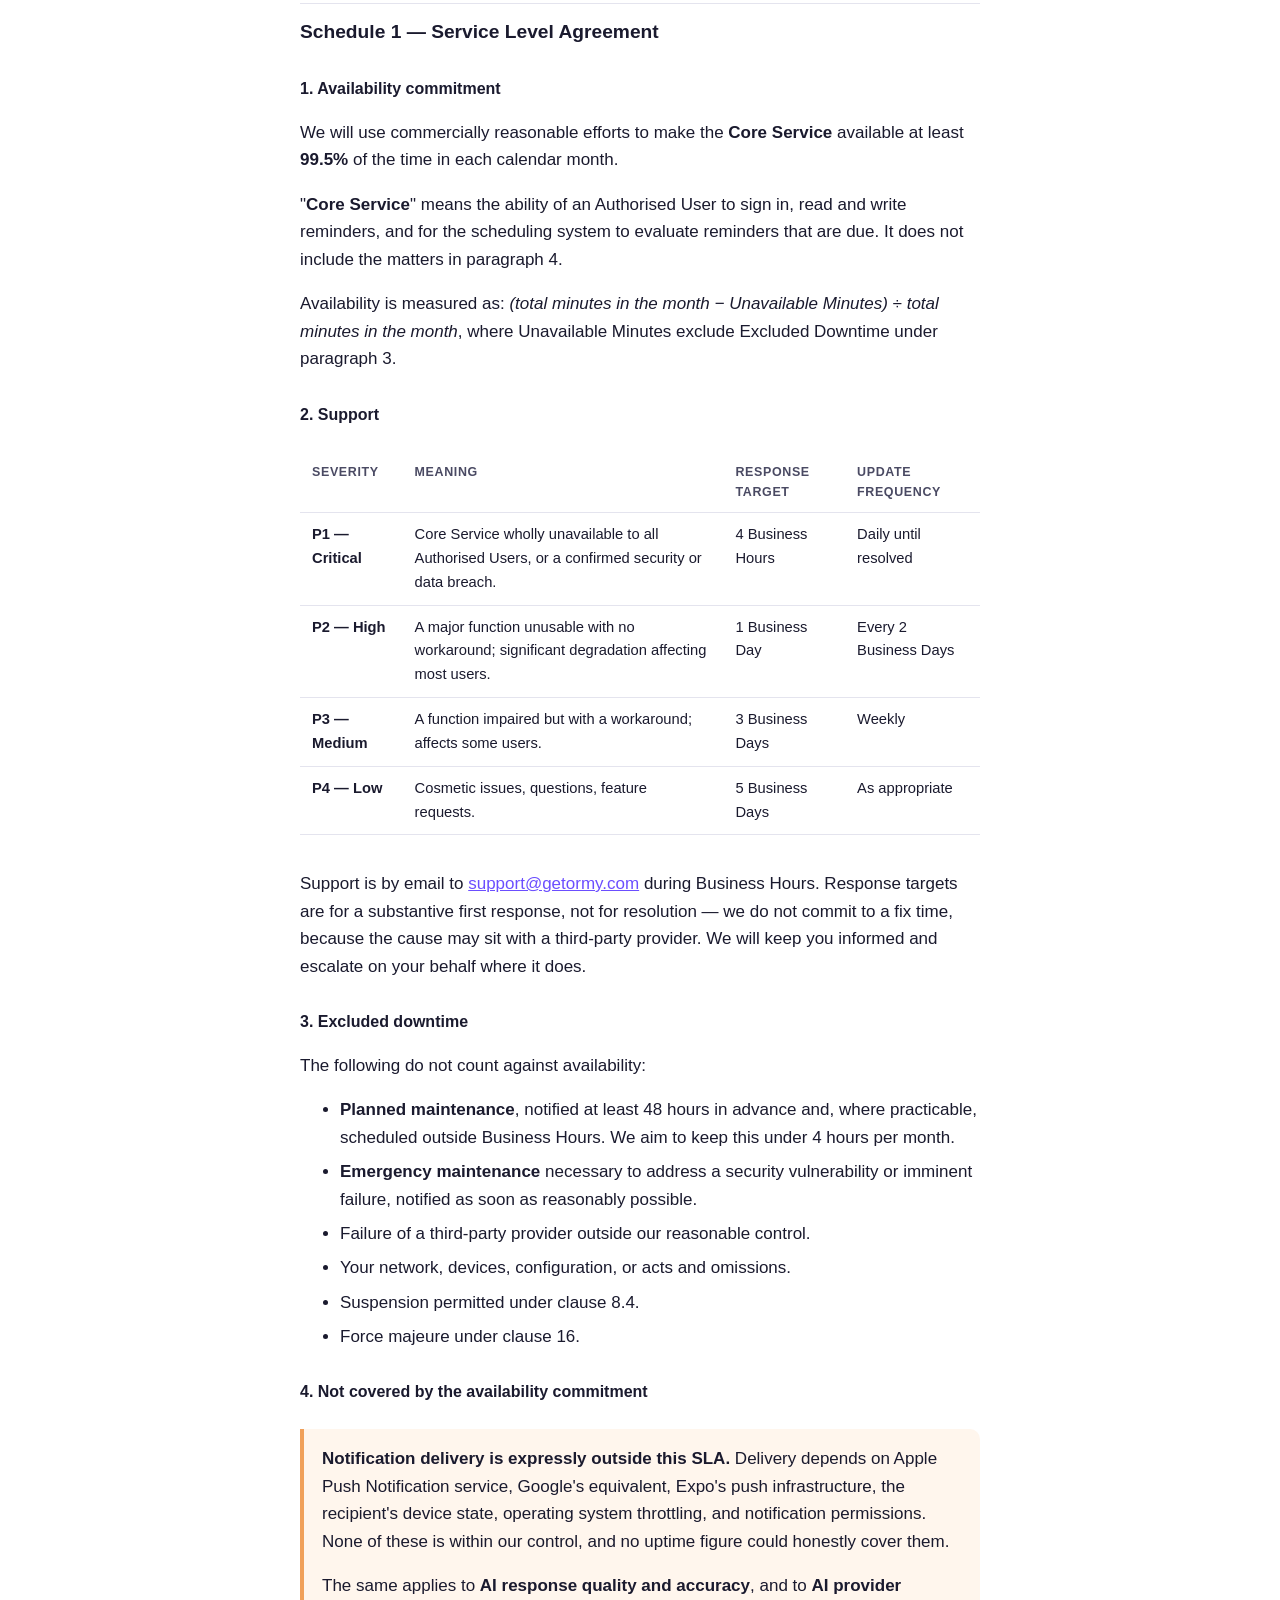
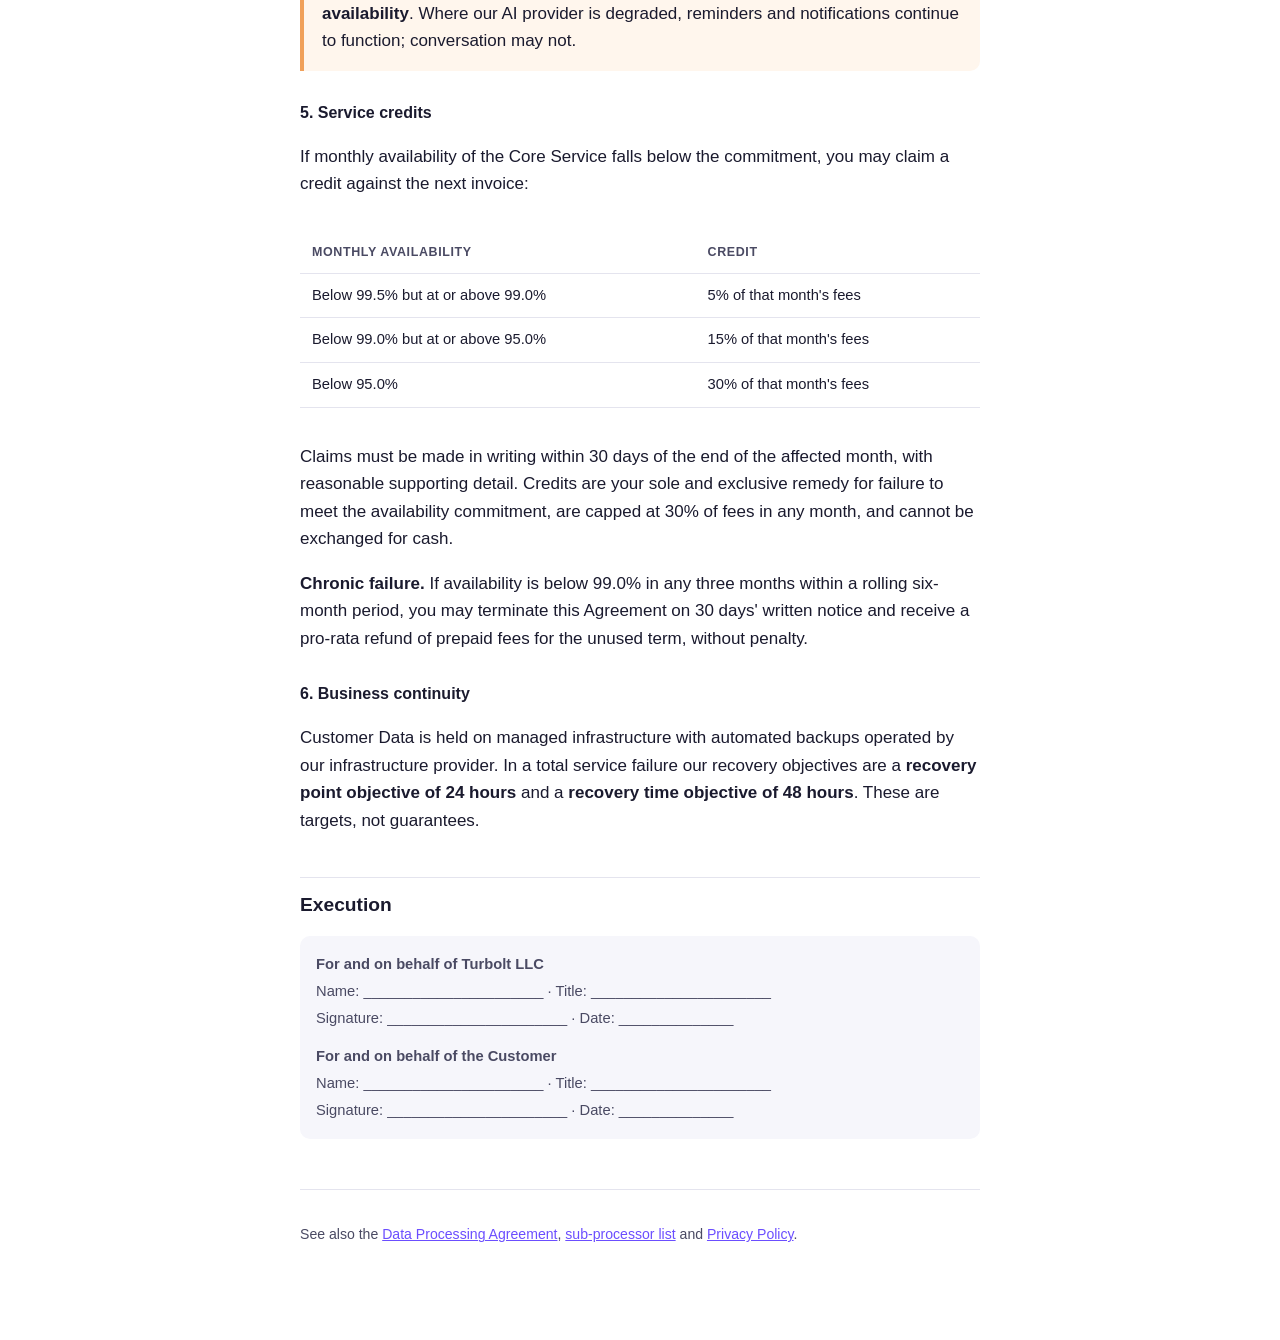
<file: msa.html>
<!DOCTYPE html>
<html lang="en">
<head>
<meta charset="utf-8">
<meta name="viewport" content="width=device-width, initial-scale=1">
<title>Ormy — Master Services Agreement</title>
<link rel="stylesheet" href="style.css">
</head>
<body>

<a class="back" href="index.html">← All legal documents</a>

<h1>Master Services Agreement</h1>
<p class="updated">Ormy · Version 1.0 · Effective 6 August 2026 · Business customers only</p>

<div class="summary">
  <h2>Read this first — most people do not need this document</h2>
  <ul>
    <li><strong>If you use Ormy as an individual, this does not apply to you.</strong> Your agreement is the <a href="terms.html">Terms of Service</a>.</li>
    <li>This is for <strong>organisations</strong> buying Ormy for a group of people — an employer, a clinic, a charity, a support service.</li>
    <li>It sets out the service level we commit to, what we support, what happens when something breaks, and who is liable for what.</li>
    <li>It comes with a <a href="dpa.html">Data Processing Agreement</a> attached, which you will need for GDPR.</li>
  </ul>
</div>

<h2>1. Parties</h2>

<p>This Master Services Agreement ("<strong>Agreement</strong>") is made between:</p>

<div class="important">
  <p><strong>Note on the contracting entity.</strong> The consumer Ormy app is sold on the App Store by Kyle Ormesher, a sole trader established in the Isle of Man. <strong>Business agreements are entered into by Turbolt LLC</strong>, the entity named below. Both are operated by the same person, and the Service is identical.</p>
</div>

<p><strong>(1) Turbolt LLC</strong>, a limited liability company registered in the State of Wyoming, United States, trading as Ormy, of <em>[REGISTERED ADDRESS]</em> ("<strong>Supplier</strong>", "we", "us"); and</p>

<p><strong>(2) the organisation named in the Order Form</strong> ("<strong>Customer</strong>", "you").</p>

<h2>2. Structure of the agreement</h2>

<p><strong>2.1</strong> This Agreement is made up of: this document; each Order Form signed by both parties; the <a href="dpa.html">Data Processing Agreement</a>; the <a href="subprocessors.html">sub-processor list</a>; and the Service Level Agreement at Schedule 1.</p>

<p><strong>2.2</strong> Where there is a conflict, the order of precedence is: (a) the Order Form; (b) the Data Processing Agreement, on data protection matters; (c) Schedule 1; (d) this document.</p>

<p><strong>2.3</strong> Any terms on your purchase order, portal or standard conditions have no effect unless we have expressly agreed them in writing.</p>

<h2>3. Definitions</h2>

<p>"<strong>Authorised User</strong>" means an individual you permit to use the Service, up to the number stated in the Order Form.</p>
<p>"<strong>Business Hours</strong>" means 09:00 to 17:00 UK time, Monday to Friday, excluding public holidays in the Isle of Man and England.</p>
<p>"<strong>Customer Data</strong>" means data entered into the Service by you or your Authorised Users.</p>
<p>"<strong>Service</strong>" means the Ormy application and the hosted services behind it, as described in the Order Form.</p>
<p>"<strong>Subscription Term</strong>" means the initial term stated in the Order Form and any renewal.</p>

<h2>4. The Service</h2>

<p><strong>4.1</strong> We grant you, for the Subscription Term, a non-exclusive, non-transferable right for your Authorised Users to access and use the Service for your internal business purposes, subject to this Agreement.</p>

<p><strong>4.2</strong> Authorised User accounts are personal to one individual and must not be shared. You may reassign an account when a person leaves.</p>

<p><strong>4.3</strong> We provide the Service in accordance with Schedule 1 and will perform our obligations with reasonable care and skill.</p>

<p><strong>4.4</strong> We may enhance and modify the Service. We will not materially reduce its core functionality during a paid Subscription Term without giving you at least 60 days' notice and, if the reduction materially disadvantages you, the right to terminate and receive a pro-rata refund.</p>

<h2>5. What the Service is not</h2>

<div class="important">
  <p><strong>Ormy is a reminder assistant. It is not a safety-critical system, a clinical system, a medical device, or a system of record.</strong></p>
  <p>It must not be deployed as the sole control for anything where a missed or late notification could cause harm — medication administration, clinical appointments, safeguarding obligations, statutory deadlines, or regulatory reporting. Notification delivery depends on third-party operating systems and push infrastructure and cannot be guaranteed. AI-generated output can be inaccurate.</p>
  <p>You are responsible for ensuring the Service is suitable for the way you intend to use it, and for maintaining independent controls for anything critical. <strong>You must make this limitation clear to your Authorised Users.</strong></p>
</div>

<h2>6. Your obligations</h2>

<p>You will:</p>
<ul>
  <li>ensure Authorised Users comply with this Agreement, and remain responsible for their acts and omissions;</li>
  <li>keep account credentials secure and notify us promptly of any suspected unauthorised access;</li>
  <li>obtain and maintain all consents, notices and lawful bases required for the Customer Data you put into the Service;</li>
  <li>not use the Service unlawfully, resell it, reverse-engineer it, or use it to build a competing product;</li>
  <li>not attempt to circumvent usage limits, rate limits or security controls;</li>
  <li>provide reasonable cooperation and information needed for us to deliver the Service and support.</li>
</ul>

<h2>7. Fees and payment</h2>

<p><strong>7.1</strong> Fees are set out in the Order Form and are payable in advance for each Subscription Term unless stated otherwise.</p>

<p><strong>7.2</strong> Invoices are payable within <strong>30 days</strong> of the invoice date, in the currency stated, without set-off or deduction.</p>

<p><strong>7.3</strong> Fees are exclusive of VAT and any other applicable taxes, which you pay in addition at the prevailing rate.</p>

<p><strong>7.4</strong> We may charge interest on overdue sums at 4% per year above the Bank of England base rate, accruing daily, and may recover reasonable costs of collection.</p>

<p><strong>7.5</strong> If you exceed the number of Authorised Users in the Order Form, we will invoice for the excess pro rata for the remainder of the Subscription Term.</p>

<p><strong>7.6</strong> We may increase fees on renewal by giving at least 60 days' written notice before the end of the current Subscription Term.</p>

<h2>8. Term, renewal and termination</h2>

<p><strong>8.1</strong> This Agreement starts on the Order Form effective date and continues for the Subscription Term.</p>

<p><strong>8.2</strong> It renews automatically for successive periods equal to the initial term unless either party gives at least <strong>30 days'</strong> written notice before the end of the current term.</p>

<p><strong>8.3</strong> Either party may terminate immediately by written notice if the other: commits a material breach that is not remediable, or is remediable but is not remedied within 30 days of written notice; or becomes insolvent, enters administration or ceases to carry on business.</p>

<p><strong>8.4</strong> We may suspend access, in whole or in part, where necessary to protect the security or integrity of the Service, where required by law, or where fees are more than 30 days overdue and we have given you 7 days' notice. We will restore access as soon as the cause is resolved.</p>

<p><strong>8.5 On termination:</strong> your right to use the Service ends; you must pay all fees accrued to the termination date; and Customer Data is handled under clause 4.7 of the Data Processing Agreement. On request within 30 days of termination we will provide an export of Customer Data in a machine-readable format.</p>

<h2>9. Intellectual property</h2>

<p><strong>9.1</strong> We own all intellectual property in the Service. Nothing transfers to you except the right to use it under clause 4.</p>

<p><strong>9.2</strong> You own all intellectual property in Customer Data. You grant us a licence to use it only as necessary to deliver the Service and to meet our obligations under this Agreement.</p>

<p><strong>9.3</strong> We may use aggregated, anonymised statistics derived from use of the Service to operate and improve it, provided such data cannot identify you, your Authorised Users, or any individual, and is never disclosed in a form that could.</p>

<p><strong>9.4</strong> If you give us feedback or suggestions, we may use them without restriction or payment.</p>

<h2>10. Confidentiality</h2>

<p><strong>10.1</strong> Each party will keep the other's confidential information confidential, use it only for the purposes of this Agreement, and disclose it only to personnel and advisers who need it and are bound by equivalent obligations.</p>

<p><strong>10.2</strong> This does not apply to information that is public through no breach, was already known without obligation, is independently developed, or must be disclosed by law — in which case the disclosing party will, where lawful, give notice first.</p>

<p><strong>10.3</strong> These obligations continue for 5 years after termination, and indefinitely for personal data and trade secrets.</p>

<h2>11. Data protection</h2>

<p><strong>11.1</strong> The <a href="dpa.html">Data Processing Agreement</a> is incorporated into this Agreement and governs our processing of personal data on your behalf. You are the controller; we are the processor.</p>

<p><strong>11.2</strong> Each party will comply with applicable data protection law in performing this Agreement.</p>

<h2>12. Warranties</h2>

<p><strong>12.1</strong> Each party warrants that it has the authority to enter into this Agreement.</p>

<p><strong>12.2</strong> We warrant that the Service will perform materially in accordance with its documentation, and that we will use industry-standard measures to keep it free of malicious code.</p>

<p><strong>12.3</strong> Your exclusive remedy for breach of clause 12.2 is for us to use reasonable efforts to correct the non-conformity, or, if we cannot do so within a reasonable time, for you to terminate the affected part of the Agreement and receive a pro-rata refund of prepaid fees.</p>

<p><strong>12.4</strong> Except as expressly stated, and to the extent permitted by law, all warranties, conditions and terms implied by statute or common law are excluded. In particular we do not warrant that the Service will be uninterrupted or error-free, that any specific notification will be delivered, or that AI output will be accurate.</p>

<h2>13. Indemnities</h2>

<p><strong>13.1 By us.</strong> We will defend you against any third-party claim that your permitted use of the Service infringes that third party's intellectual property rights, and pay damages finally awarded or agreed in settlement, provided you notify us promptly, give us control of the defence, and provide reasonable assistance. If the Service becomes, or we believe it may become, subject to such a claim, we may procure the right to continue using it, modify it, or terminate the affected part with a pro-rata refund.</p>

<p><strong>13.2 By you.</strong> You will indemnify us against claims, losses and reasonable costs arising from: Customer Data, including any claim that it infringes rights or breaches law; your use of the Service in breach of clause 5, clause 6 or applicable law; and any claim by an Authorised User arising from your failure to give them the information required by clause 5.</p>

<h2>14. Limitation of liability</h2>

<p><strong>14.1 Unlimited liability.</strong> Neither party limits liability for death or personal injury caused by negligence, fraud or fraudulent misrepresentation, or anything else that cannot lawfully be limited.</p>

<p><strong>14.2 Excluded losses.</strong> Subject to 14.1, neither party is liable for indirect or consequential loss, or for loss of profit, revenue, business, contracts, goodwill, anticipated savings, or loss or corruption of data (save as covered by 14.4).</p>

<p><strong>14.3 Cap.</strong> Subject to 14.1 and 14.4, each party's total aggregate liability arising out of this Agreement in any 12-month period is limited to <strong>the total fees paid or payable by you in the 12 months preceding the event giving rise to the claim</strong>.</p>

<p><strong>14.4 Enhanced cap for data protection.</strong> Our aggregate liability for breach of the Data Processing Agreement, or for a Personal Data Breach caused by our failure to meet Annex II of it, is limited to <strong>the greater of (a) two times the fees paid in the preceding 12 months, or (b) £50,000</strong>. Clause 14.2 does not exclude regulatory fines levied against you that are directly attributable to our breach, or the cost of notifying affected individuals.</p>

<p><strong>14.5 Missed notifications.</strong> Subject to 14.1, we have no liability for loss arising from a notification that was delayed, suppressed or not delivered, given the express limitations in clause 5 and Schedule 1 paragraph 4.</p>

<p><strong>14.6</strong> Your indemnity under clause 13.2 is not subject to the cap in 14.3.</p>

<h2>15. Insurance</h2>

<p>We maintain, with reputable insurers, cyber liability and professional indemnity cover appropriate to the scale of the Service, and will provide evidence of cover on reasonable written request, no more than once a year.</p>

<h2>16. Force majeure</h2>

<p>Neither party is liable for failure to perform caused by events beyond its reasonable control, including outages at Apple, Google, Anthropic, Clerk, Convex or Expo, internet or telecommunications failure, cyber attack, industrial action, epidemic, or act of government. The affected party will notify the other and use reasonable efforts to resume. If the event continues for more than 30 days, either party may terminate on written notice.</p>

<h2>17. General</h2>

<p><strong>17.1 Notices</strong> must be in writing and sent to the email addresses in the Order Form, and are deemed received on the next working day.</p>
<p><strong>17.2 Assignment.</strong> Neither party may assign without the other's written consent, not to be unreasonably withheld, except to a successor to substantially all of its business.</p>
<p><strong>17.3 Subcontracting.</strong> We may subcontract, but remain responsible for subcontractors' performance.</p>
<p><strong>17.4 Publicity.</strong> Neither party may use the other's name or logo publicly without prior written consent.</p>
<p><strong>17.5 No partnership.</strong> Nothing creates a partnership, joint venture or employment relationship.</p>
<p><strong>17.6 Third parties.</strong> Nobody other than the parties may enforce this Agreement.</p>
<p><strong>17.7 Entire agreement.</strong> This Agreement is the whole agreement between the parties and supersedes all prior discussions. Neither party relies on any statement not set out in it, save for fraudulent misrepresentation.</p>
<p><strong>17.8 Variation</strong> must be in writing and signed by both parties.</p>
<p><strong>17.9 Severability.</strong> If any provision is unenforceable, the rest continues in force.</p>
<p><strong>17.10 Governing law.</strong> This Agreement and any dispute arising from it are governed by the law of the Isle of Man, and the courts of the Isle of Man have exclusive jurisdiction.</p>
<p><strong>17.11 Escalation.</strong> Before starting proceedings, the parties will attempt in good faith to resolve the dispute, escalating to a senior representative of each party within 14 days of written notice.</p>

<h2>Schedule 1 — Service Level Agreement</h2>

<h3>1. Availability commitment</h3>

<p>We will use commercially reasonable efforts to make the <strong>Core Service</strong> available at least <strong>99.5%</strong> of the time in each calendar month.</p>

<p>"<strong>Core Service</strong>" means the ability of an Authorised User to sign in, read and write reminders, and for the scheduling system to evaluate reminders that are due. It does not include the matters in paragraph 4.</p>

<p>Availability is measured as: <em>(total minutes in the month − Unavailable Minutes) ÷ total minutes in the month</em>, where Unavailable Minutes exclude Excluded Downtime under paragraph 3.</p>

<h3>2. Support</h3>

<div class="table-wrap">
<table>
  <thead><tr><th>Severity</th><th>Meaning</th><th>Response target</th><th>Update frequency</th></tr></thead>
  <tbody>
    <tr><td><strong>P1 — Critical</strong></td><td>Core Service wholly unavailable to all Authorised Users, or a confirmed security or data breach.</td><td>4 Business Hours</td><td>Daily until resolved</td></tr>
    <tr><td><strong>P2 — High</strong></td><td>A major function unusable with no workaround; significant degradation affecting most users.</td><td>1 Business Day</td><td>Every 2 Business Days</td></tr>
    <tr><td><strong>P3 — Medium</strong></td><td>A function impaired but with a workaround; affects some users.</td><td>3 Business Days</td><td>Weekly</td></tr>
    <tr><td><strong>P4 — Low</strong></td><td>Cosmetic issues, questions, feature requests.</td><td>5 Business Days</td><td>As appropriate</td></tr>
  </tbody>
</table>
</div>

<p>Support is by email to <a href="mailto:support@getormy.com">support@getormy.com</a> during Business Hours. Response targets are for a substantive first response, not for resolution — we do not commit to a fix time, because the cause may sit with a third-party provider. We will keep you informed and escalate on your behalf where it does.</p>

<h3>3. Excluded downtime</h3>

<p>The following do not count against availability:</p>
<ul>
  <li><strong>Planned maintenance</strong>, notified at least 48 hours in advance and, where practicable, scheduled outside Business Hours. We aim to keep this under 4 hours per month.</li>
  <li><strong>Emergency maintenance</strong> necessary to address a security vulnerability or imminent failure, notified as soon as reasonably possible.</li>
  <li>Failure of a third-party provider outside our reasonable control.</li>
  <li>Your network, devices, configuration, or acts and omissions.</li>
  <li>Suspension permitted under clause 8.4.</li>
  <li>Force majeure under clause 16.</li>
</ul>

<h3>4. Not covered by the availability commitment</h3>

<div class="important">
  <p><strong>Notification delivery is expressly outside this SLA.</strong> Delivery depends on Apple Push Notification service, Google's equivalent, Expo's push infrastructure, the recipient's device state, operating system throttling, and notification permissions. None of these is within our control, and no uptime figure could honestly cover them.</p>
  <p>The same applies to <strong>AI response quality and accuracy</strong>, and to <strong>AI provider availability</strong>. Where our AI provider is degraded, reminders and notifications continue to function; conversation may not.</p>
</div>

<h3>5. Service credits</h3>

<p>If monthly availability of the Core Service falls below the commitment, you may claim a credit against the next invoice:</p>

<div class="table-wrap">
<table>
  <thead><tr><th>Monthly availability</th><th>Credit</th></tr></thead>
  <tbody>
    <tr><td>Below 99.5% but at or above 99.0%</td><td>5% of that month's fees</td></tr>
    <tr><td>Below 99.0% but at or above 95.0%</td><td>15% of that month's fees</td></tr>
    <tr><td>Below 95.0%</td><td>30% of that month's fees</td></tr>
  </tbody>
</table>
</div>

<p>Claims must be made in writing within 30 days of the end of the affected month, with reasonable supporting detail. Credits are your sole and exclusive remedy for failure to meet the availability commitment, are capped at 30% of fees in any month, and cannot be exchanged for cash.</p>

<p><strong>Chronic failure.</strong> If availability is below 99.0% in any three months within a rolling six-month period, you may terminate this Agreement on 30 days' written notice and receive a pro-rata refund of prepaid fees for the unused term, without penalty.</p>

<h3>6. Business continuity</h3>

<p>Customer Data is held on managed infrastructure with automated backups operated by our infrastructure provider. In a total service failure our recovery objectives are a <strong>recovery point objective of 24 hours</strong> and a <strong>recovery time objective of 48 hours</strong>. These are targets, not guarantees.</p>

<h2>Execution</h2>

<div class="entity">
  <p><strong>For and on behalf of Turbolt LLC</strong></p>
  <p>Name: ______________________ · Title: ______________________</p>
  <p>Signature: ______________________ · Date: ______________</p>
  <p style="margin-top:1em;"><strong>For and on behalf of the Customer</strong></p>
  <p>Name: ______________________ · Title: ______________________</p>
  <p>Signature: ______________________ · Date: ______________</p>
</div>

<footer>
  <p>See also the <a href="dpa.html">Data Processing Agreement</a>, <a href="subprocessors.html">sub-processor list</a> and <a href="privacy.html">Privacy Policy</a>.</p>
</footer>

</body>
</html>
</file>
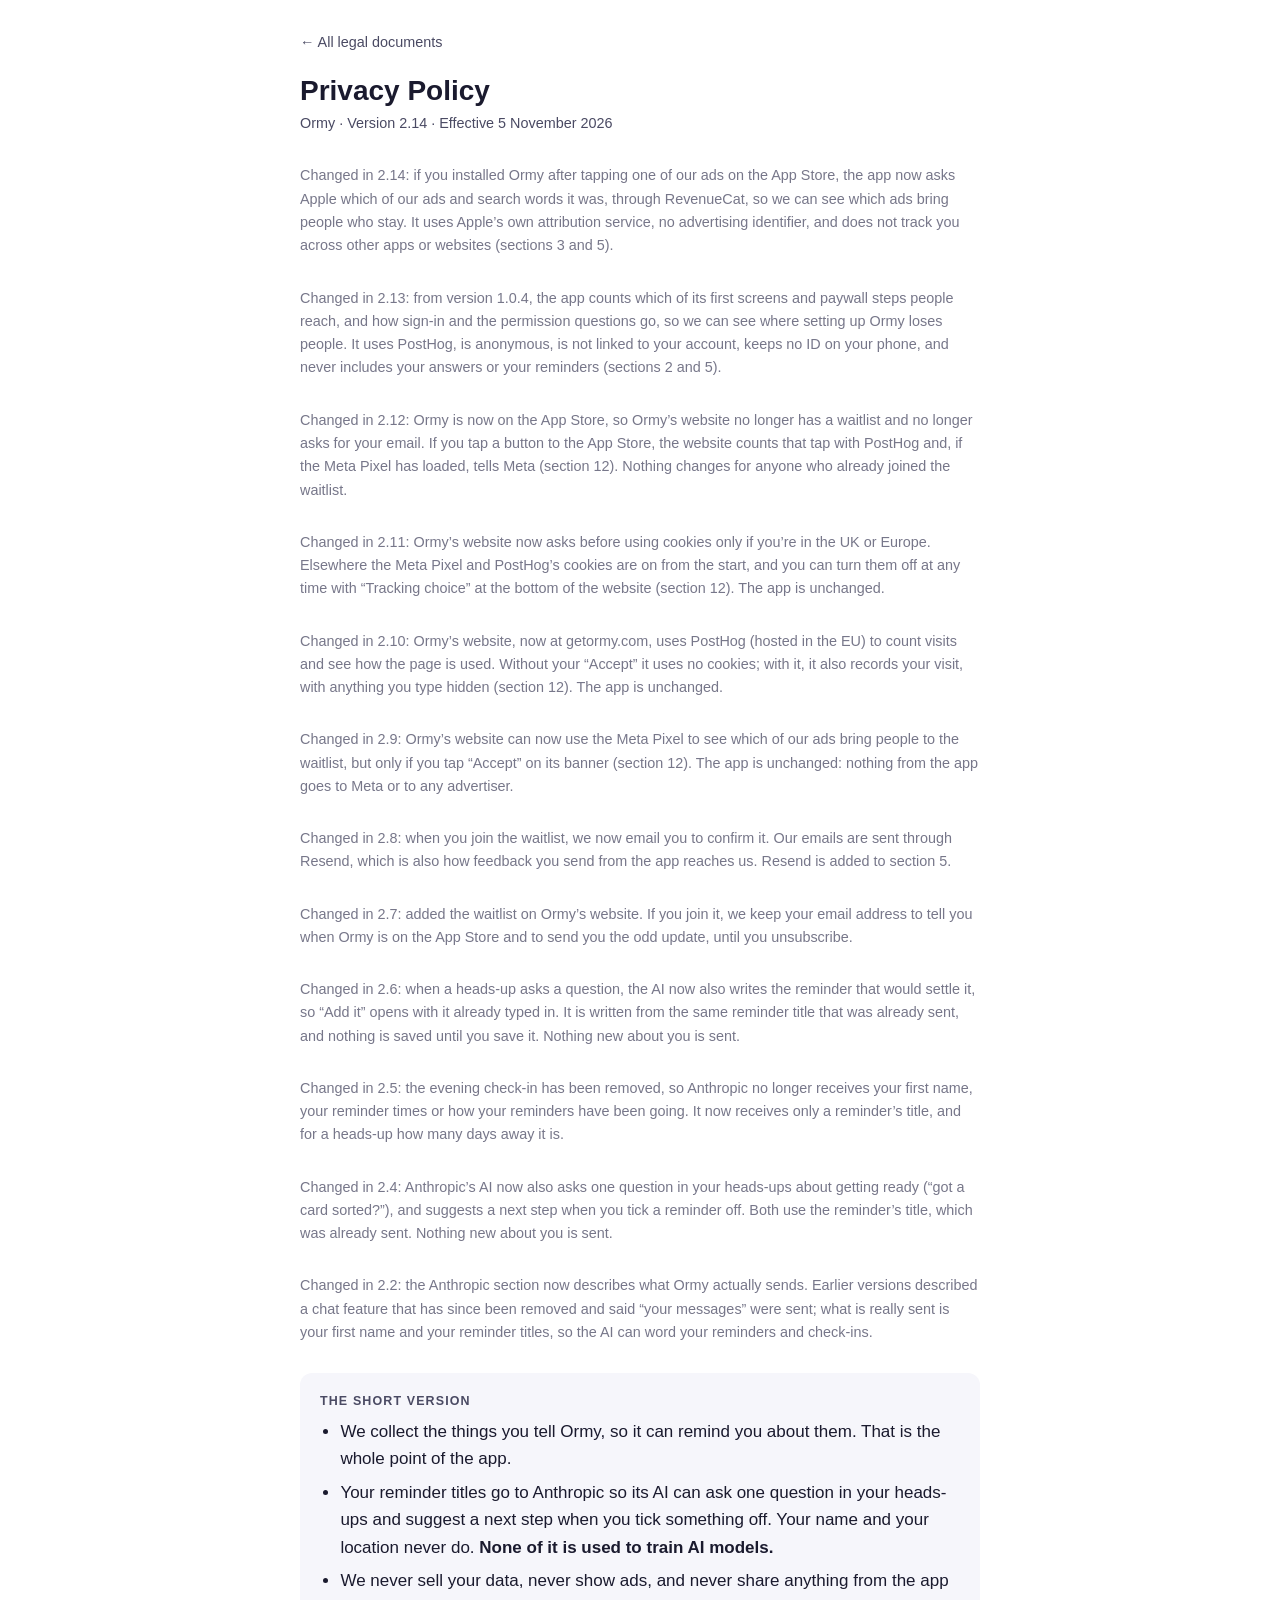
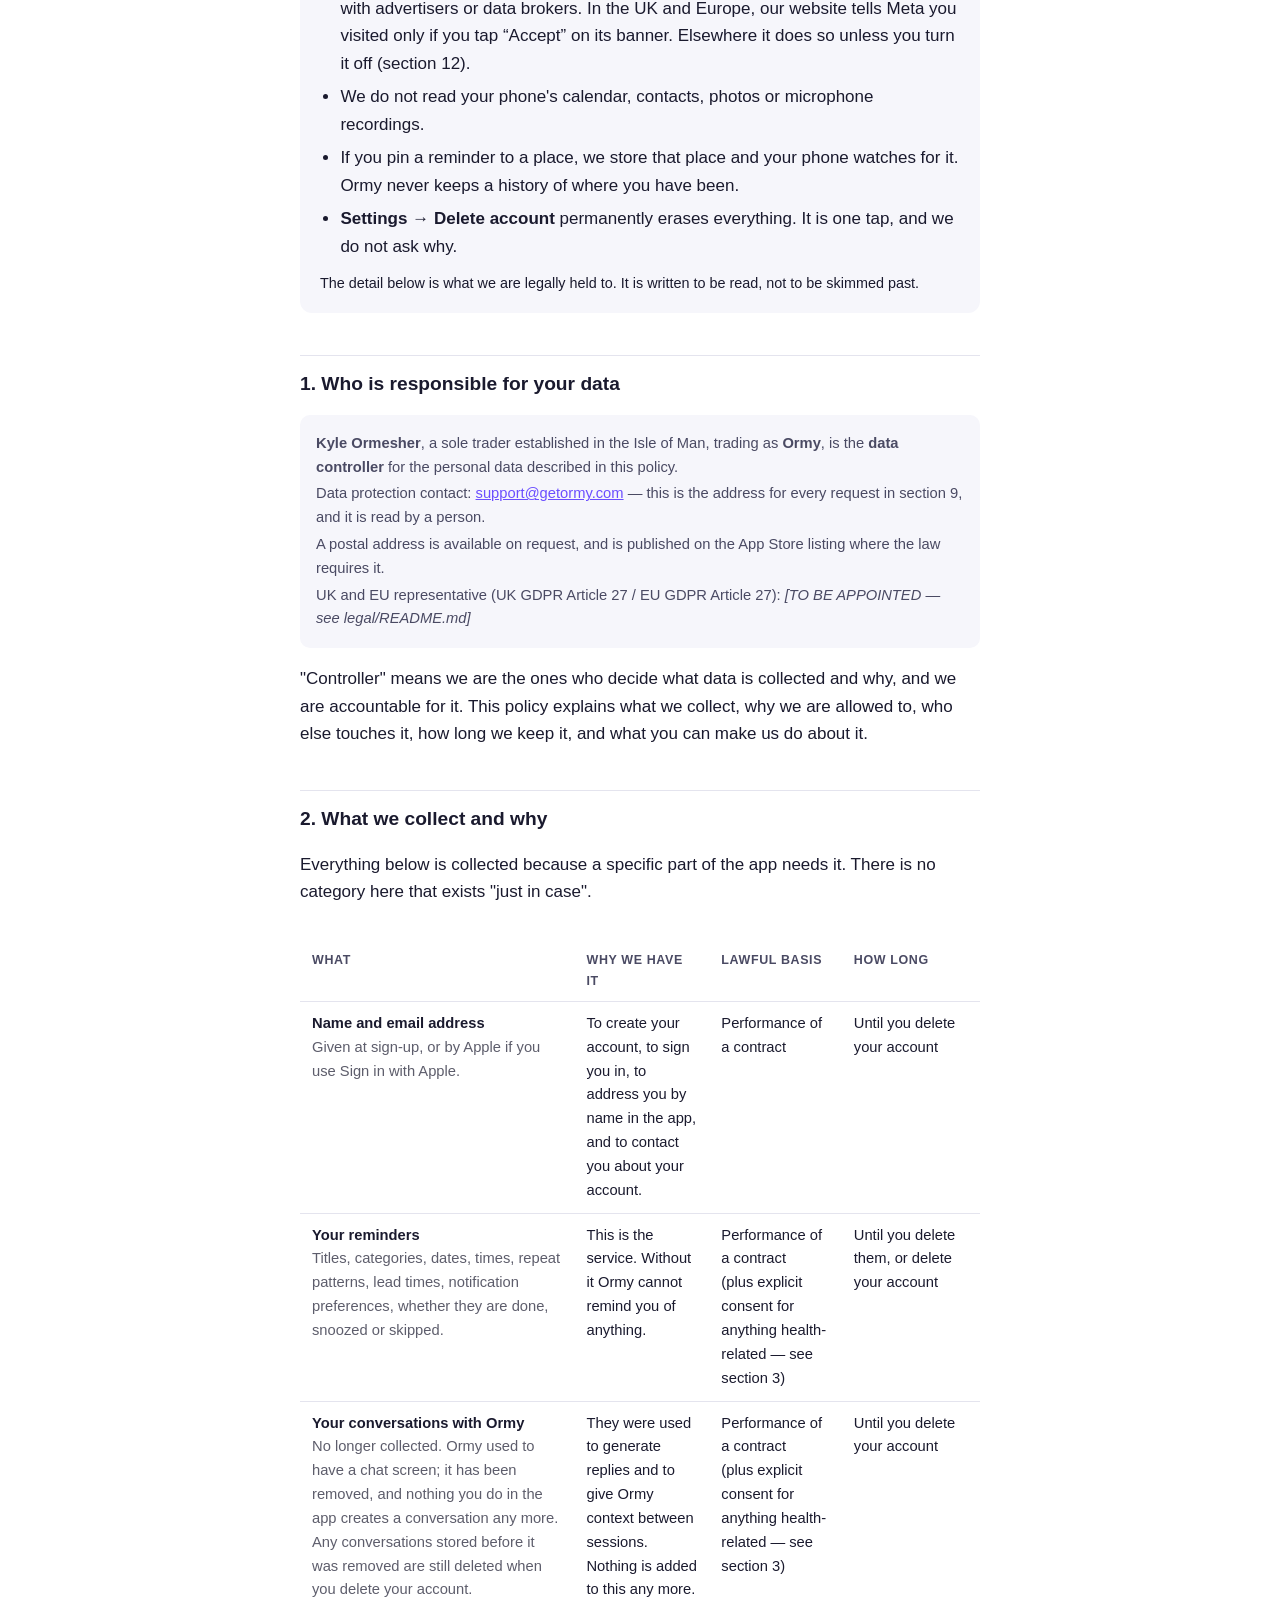
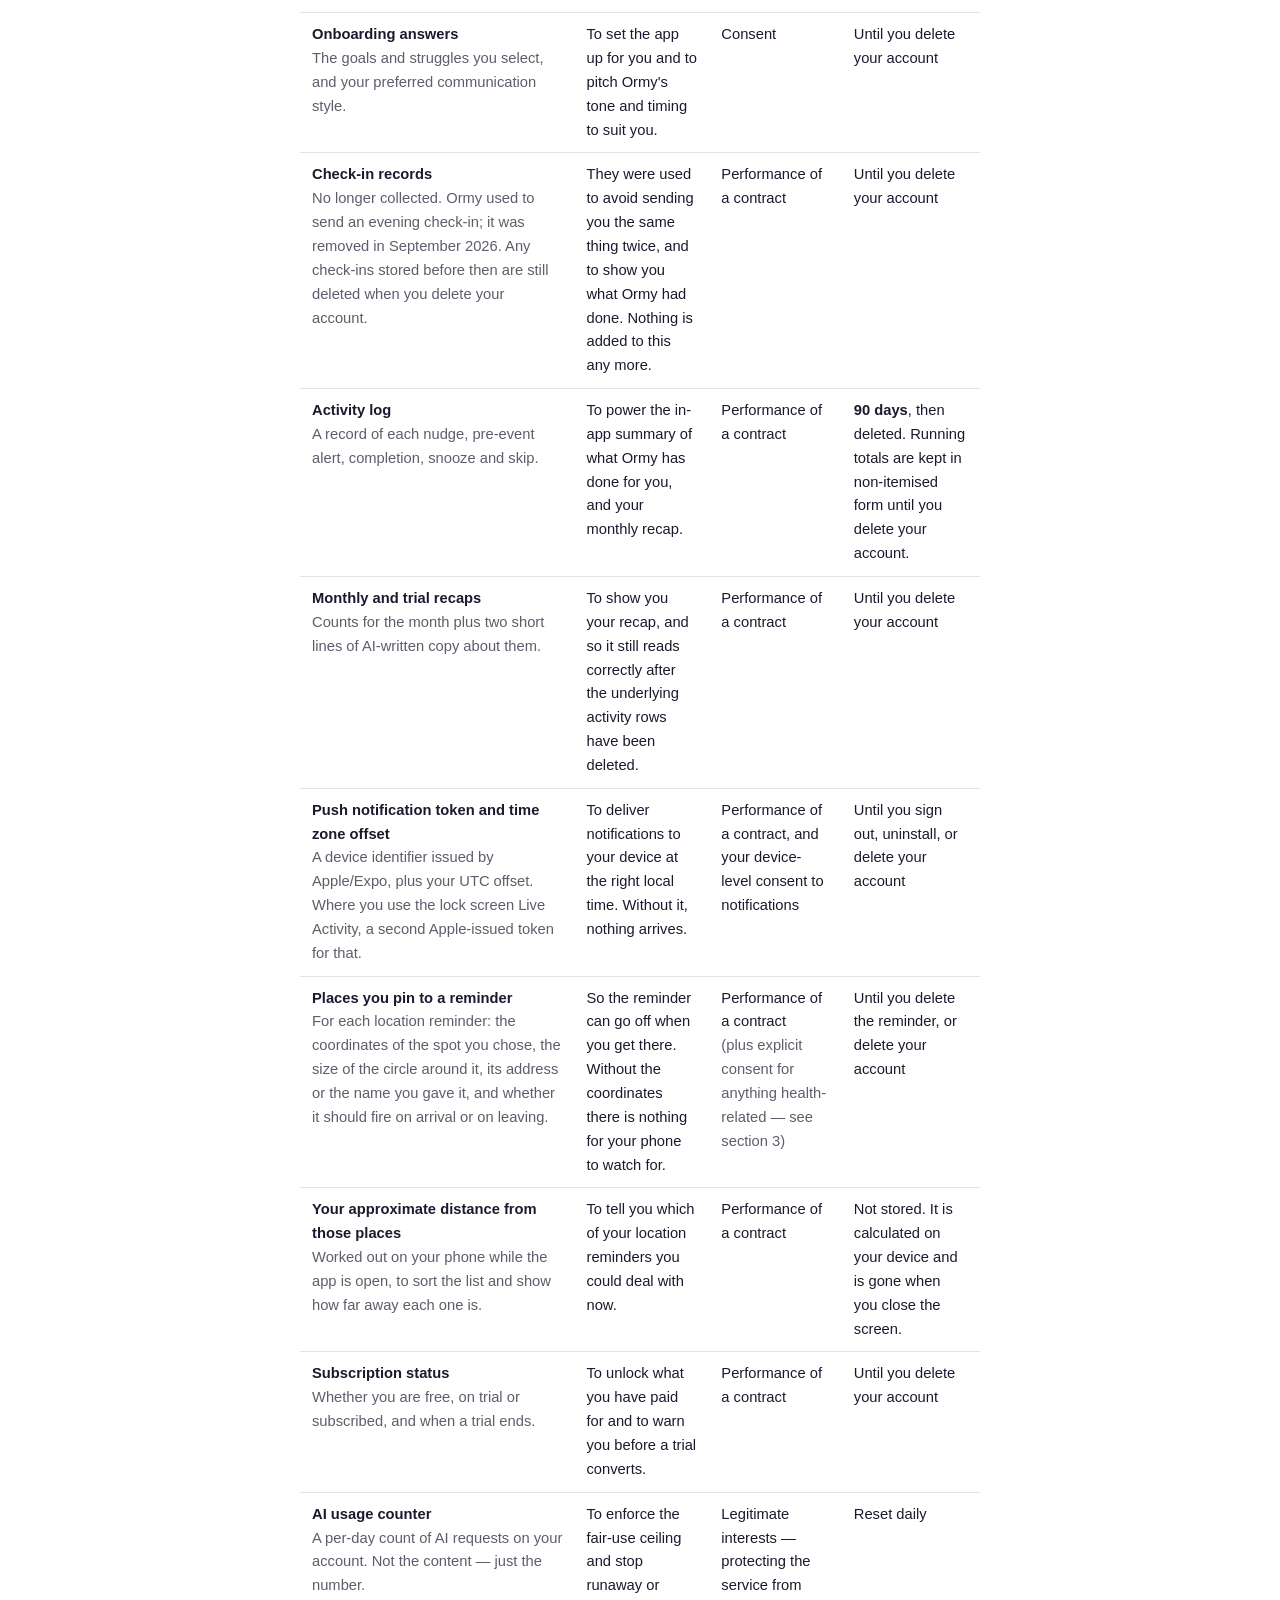
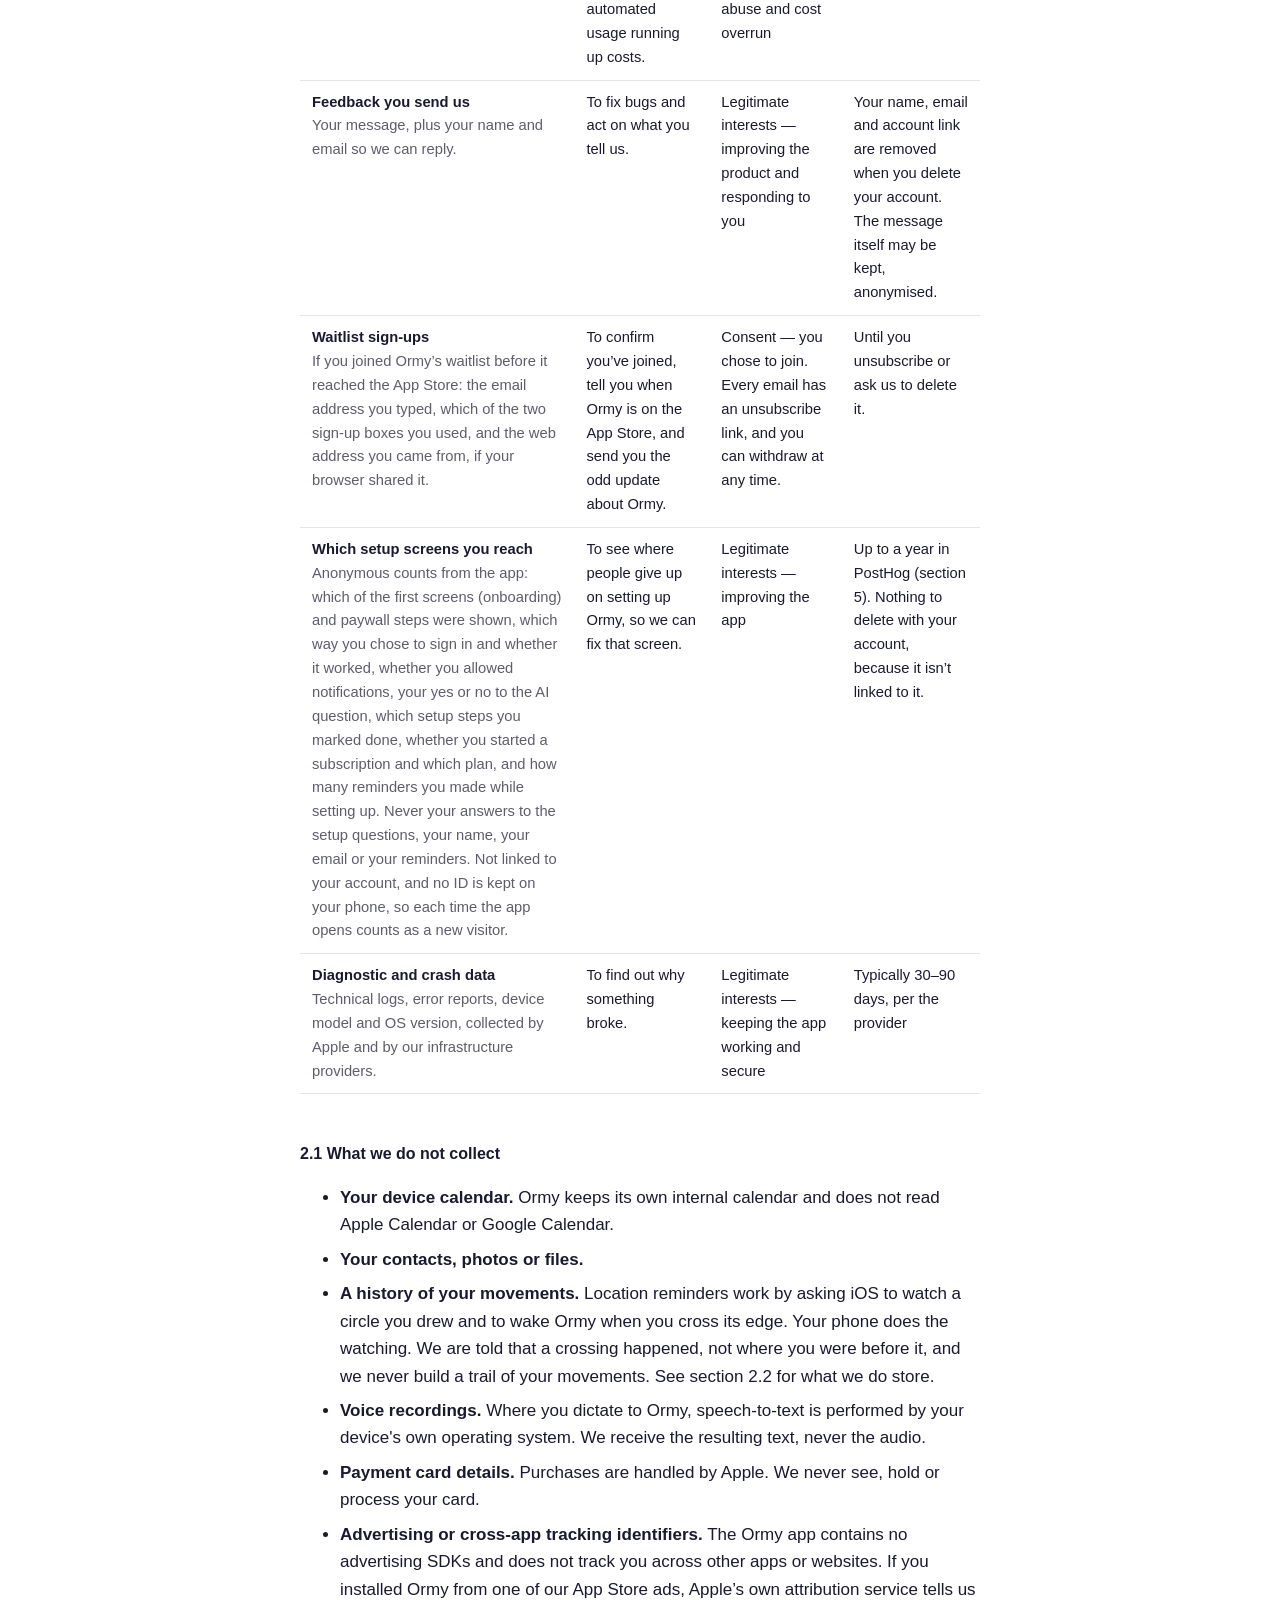
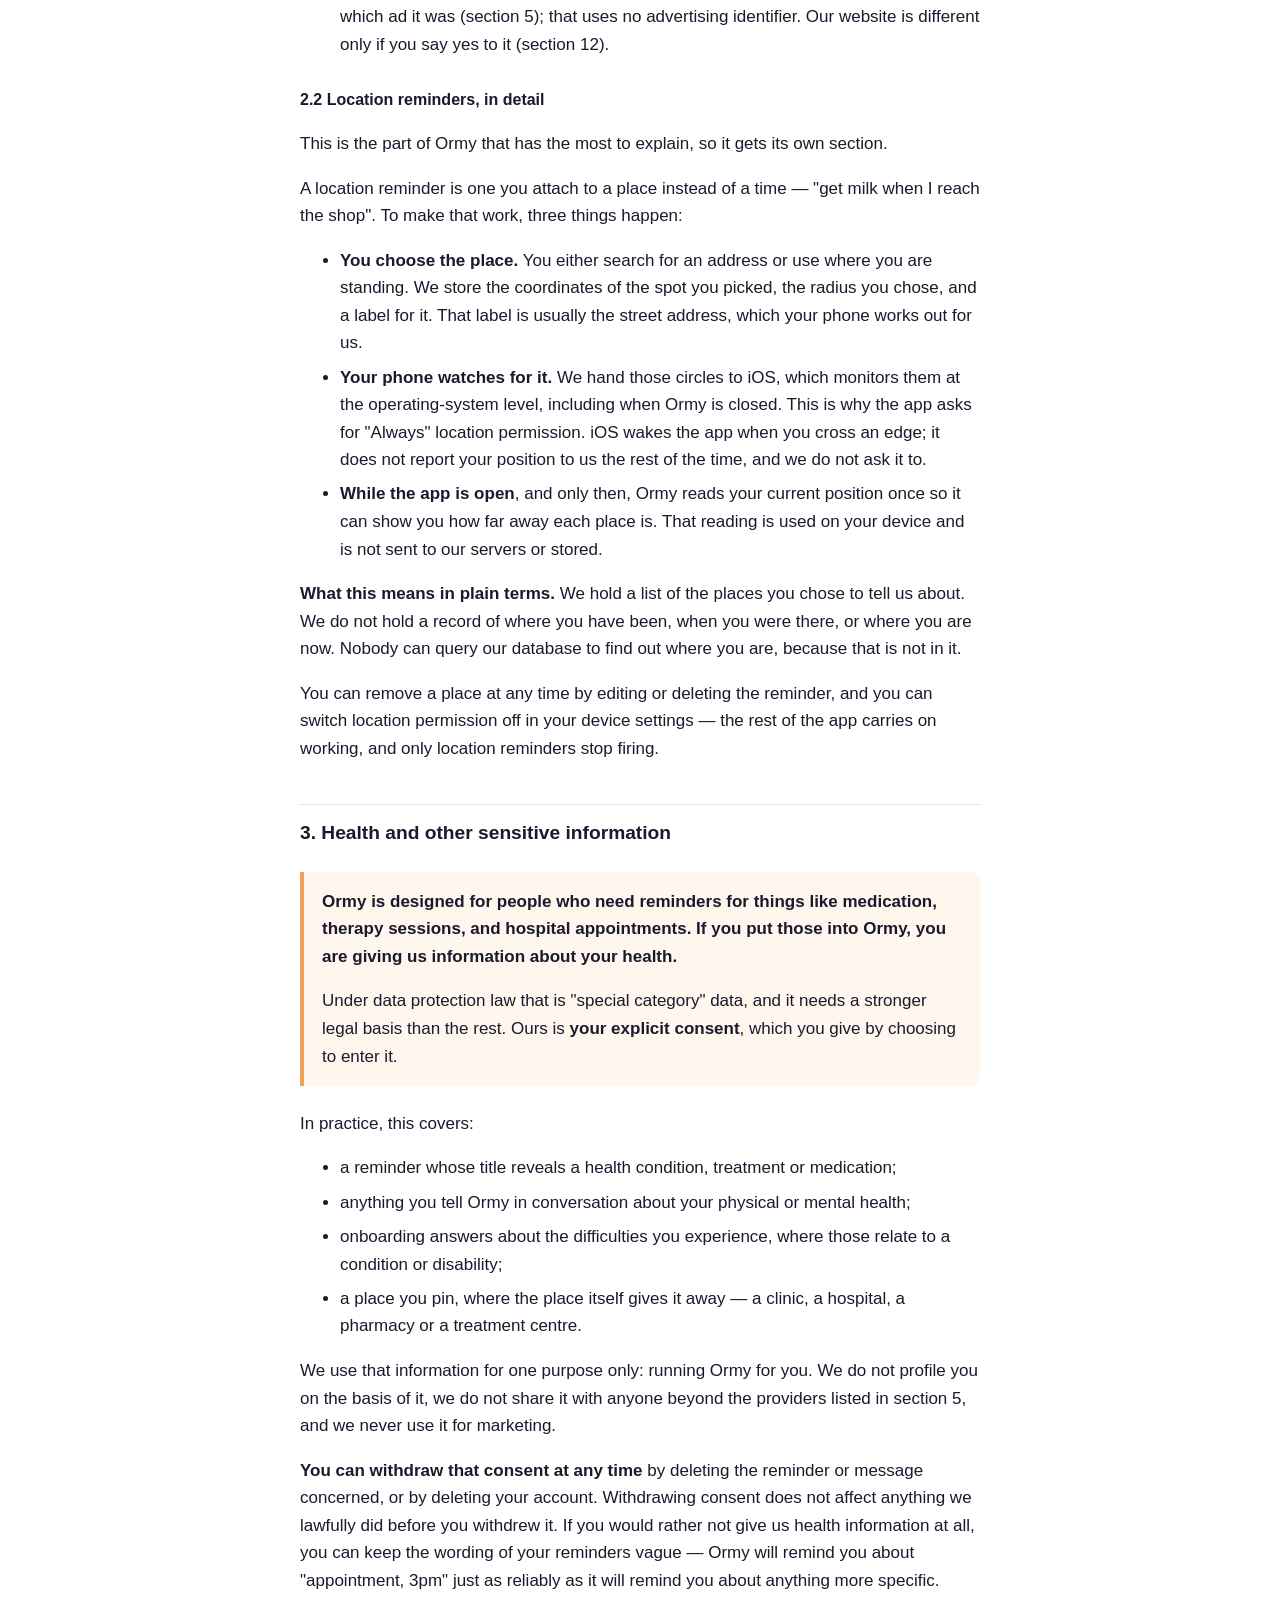
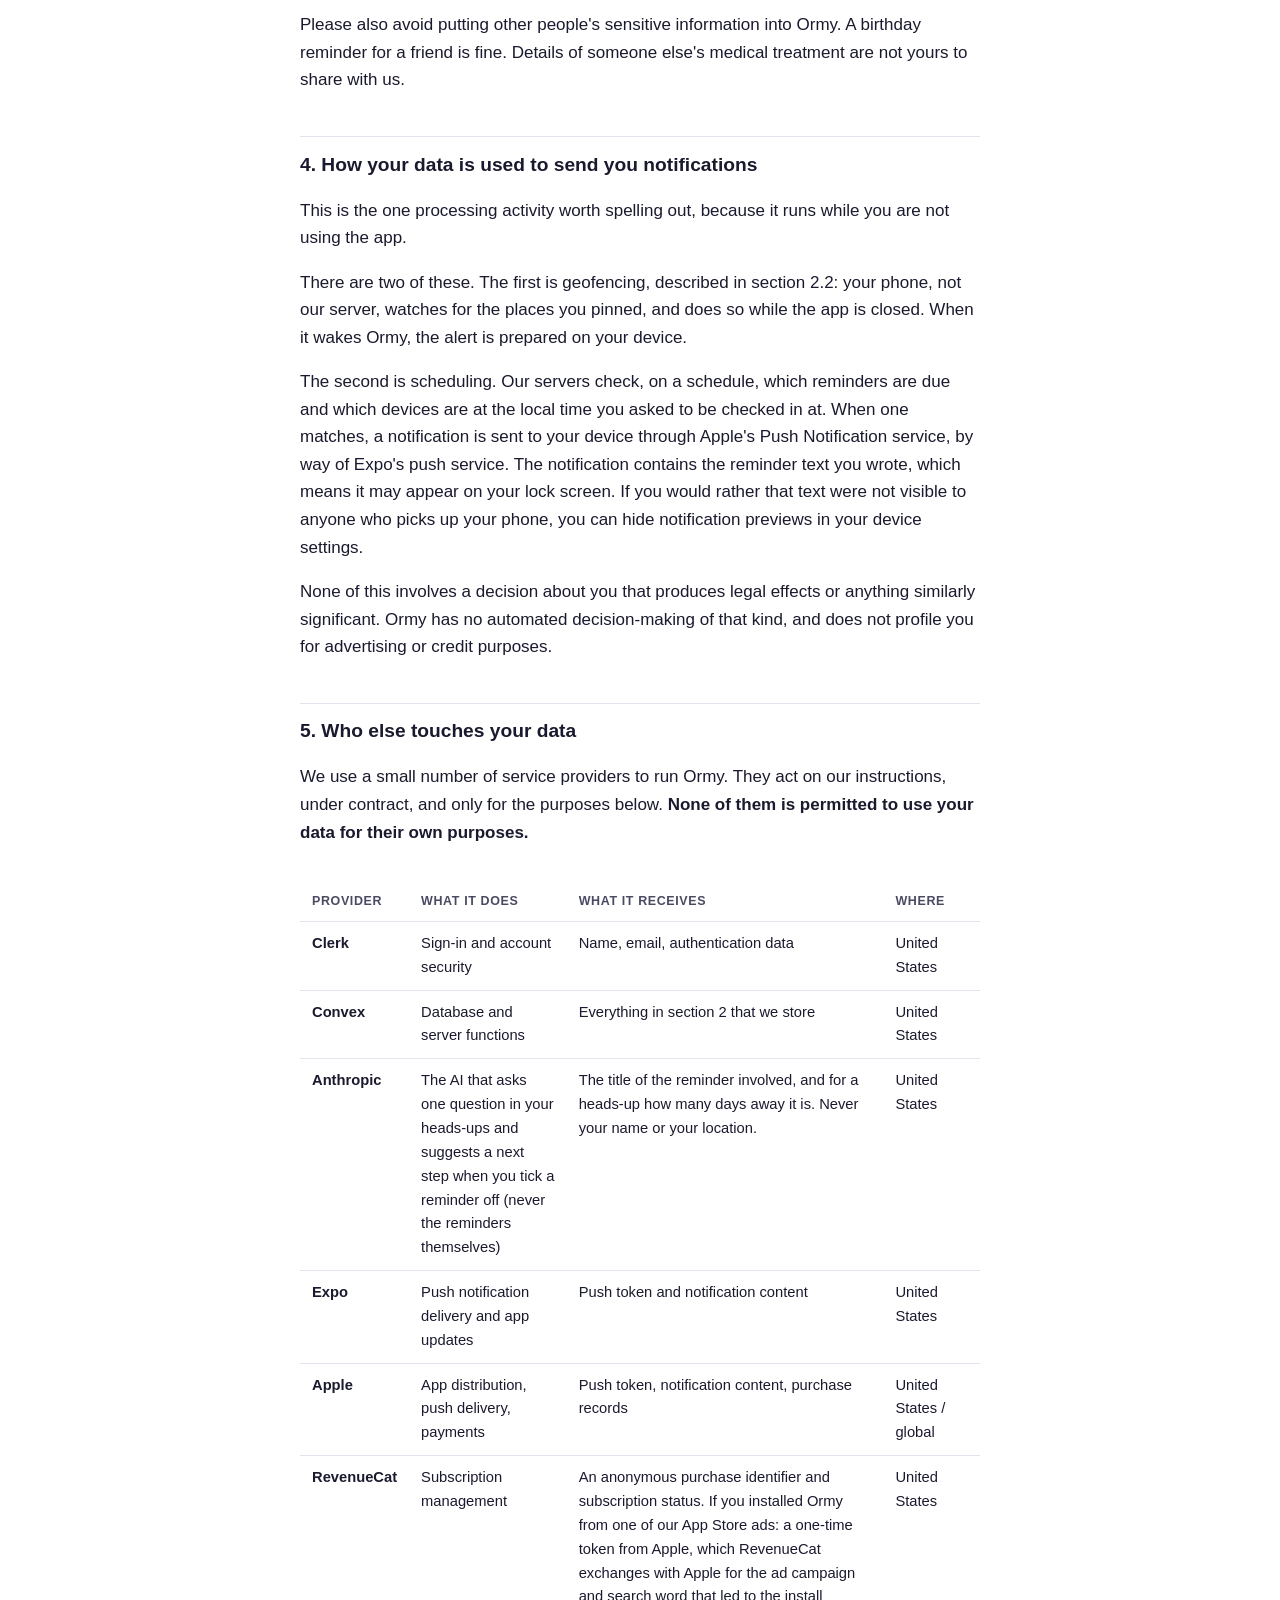
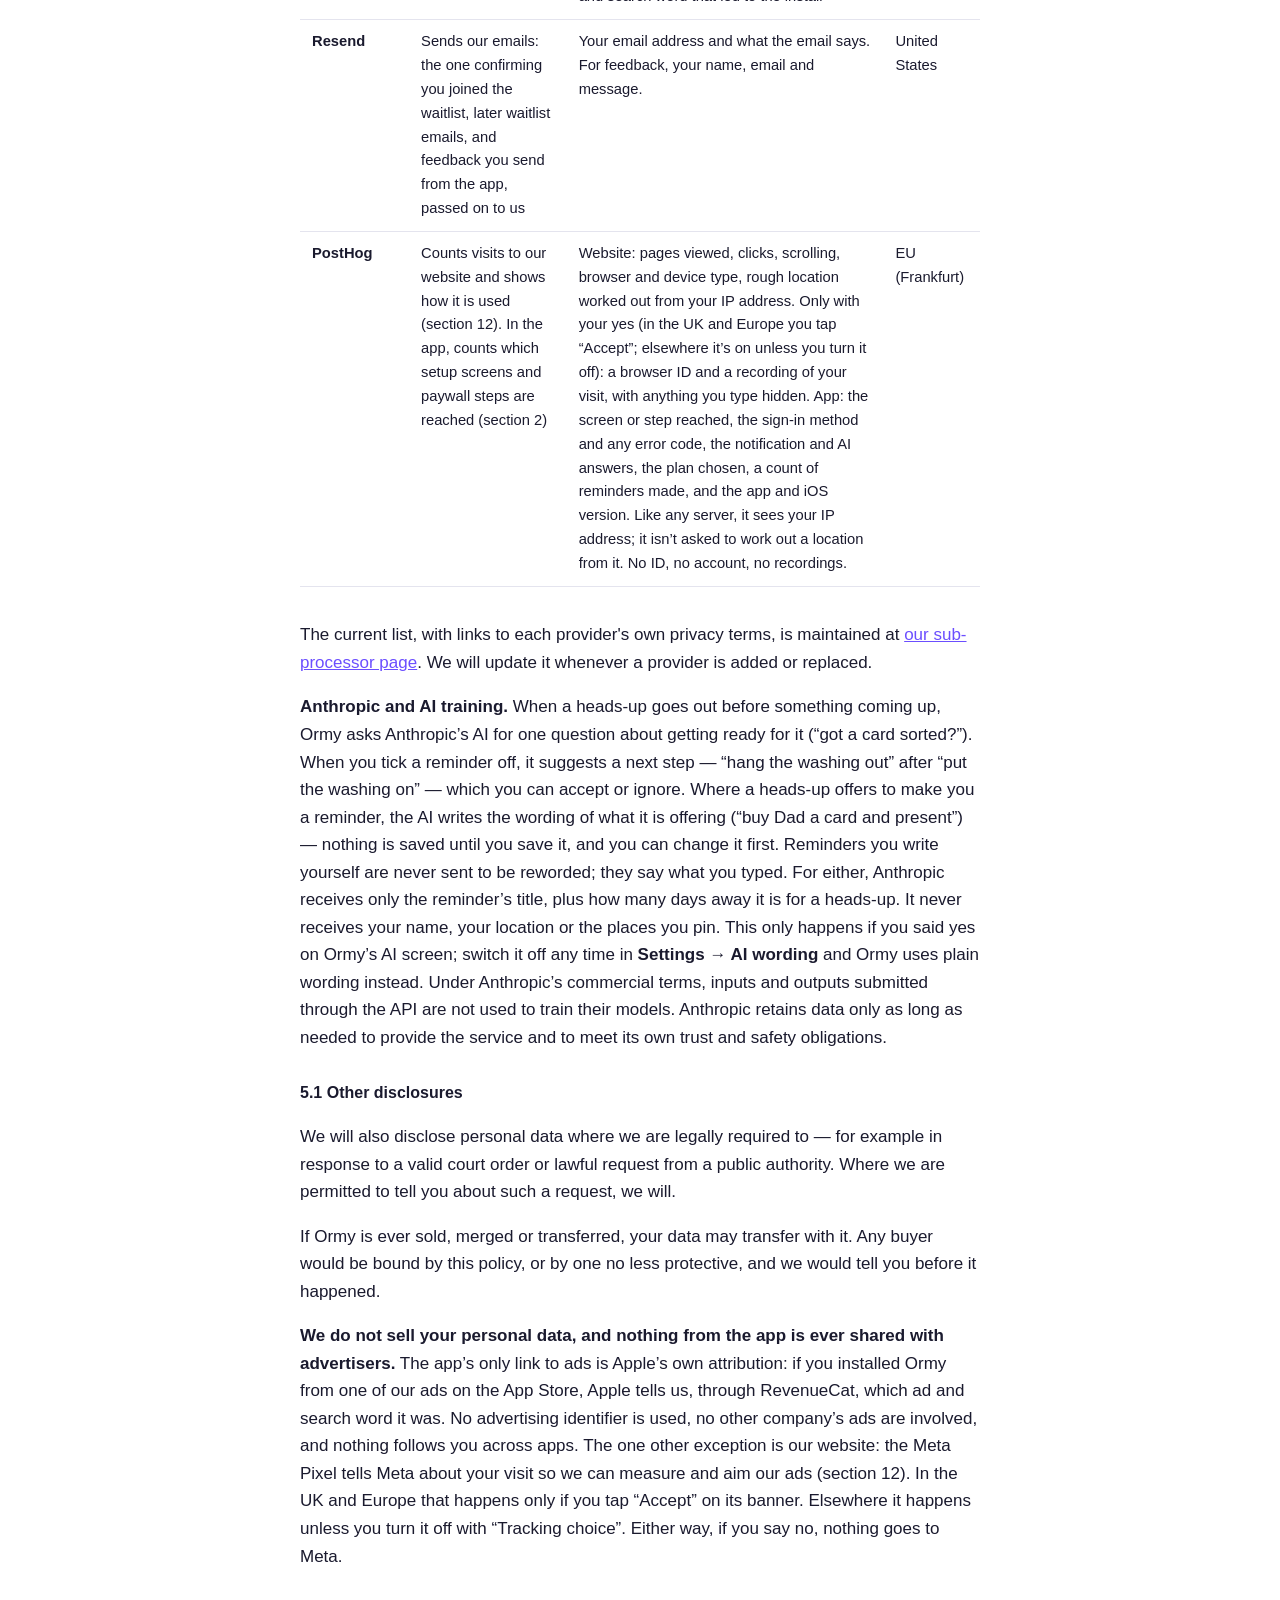
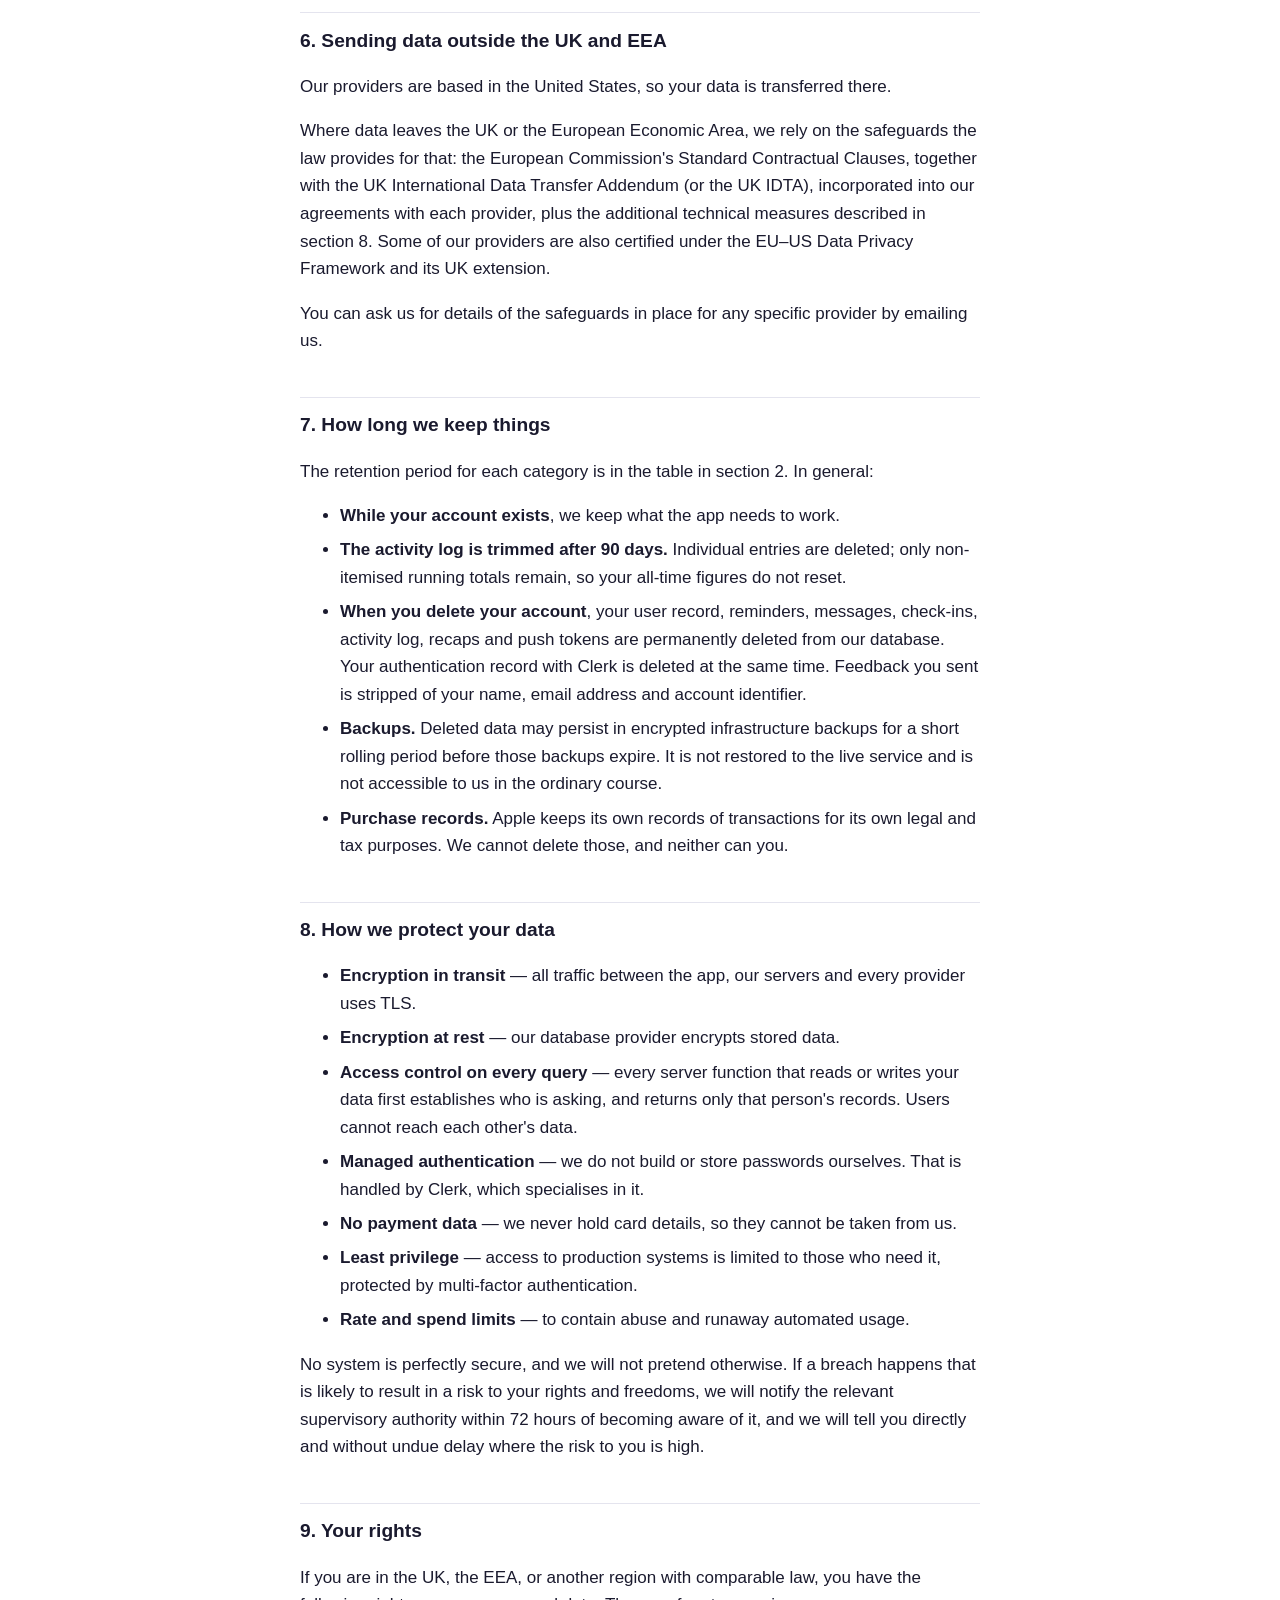
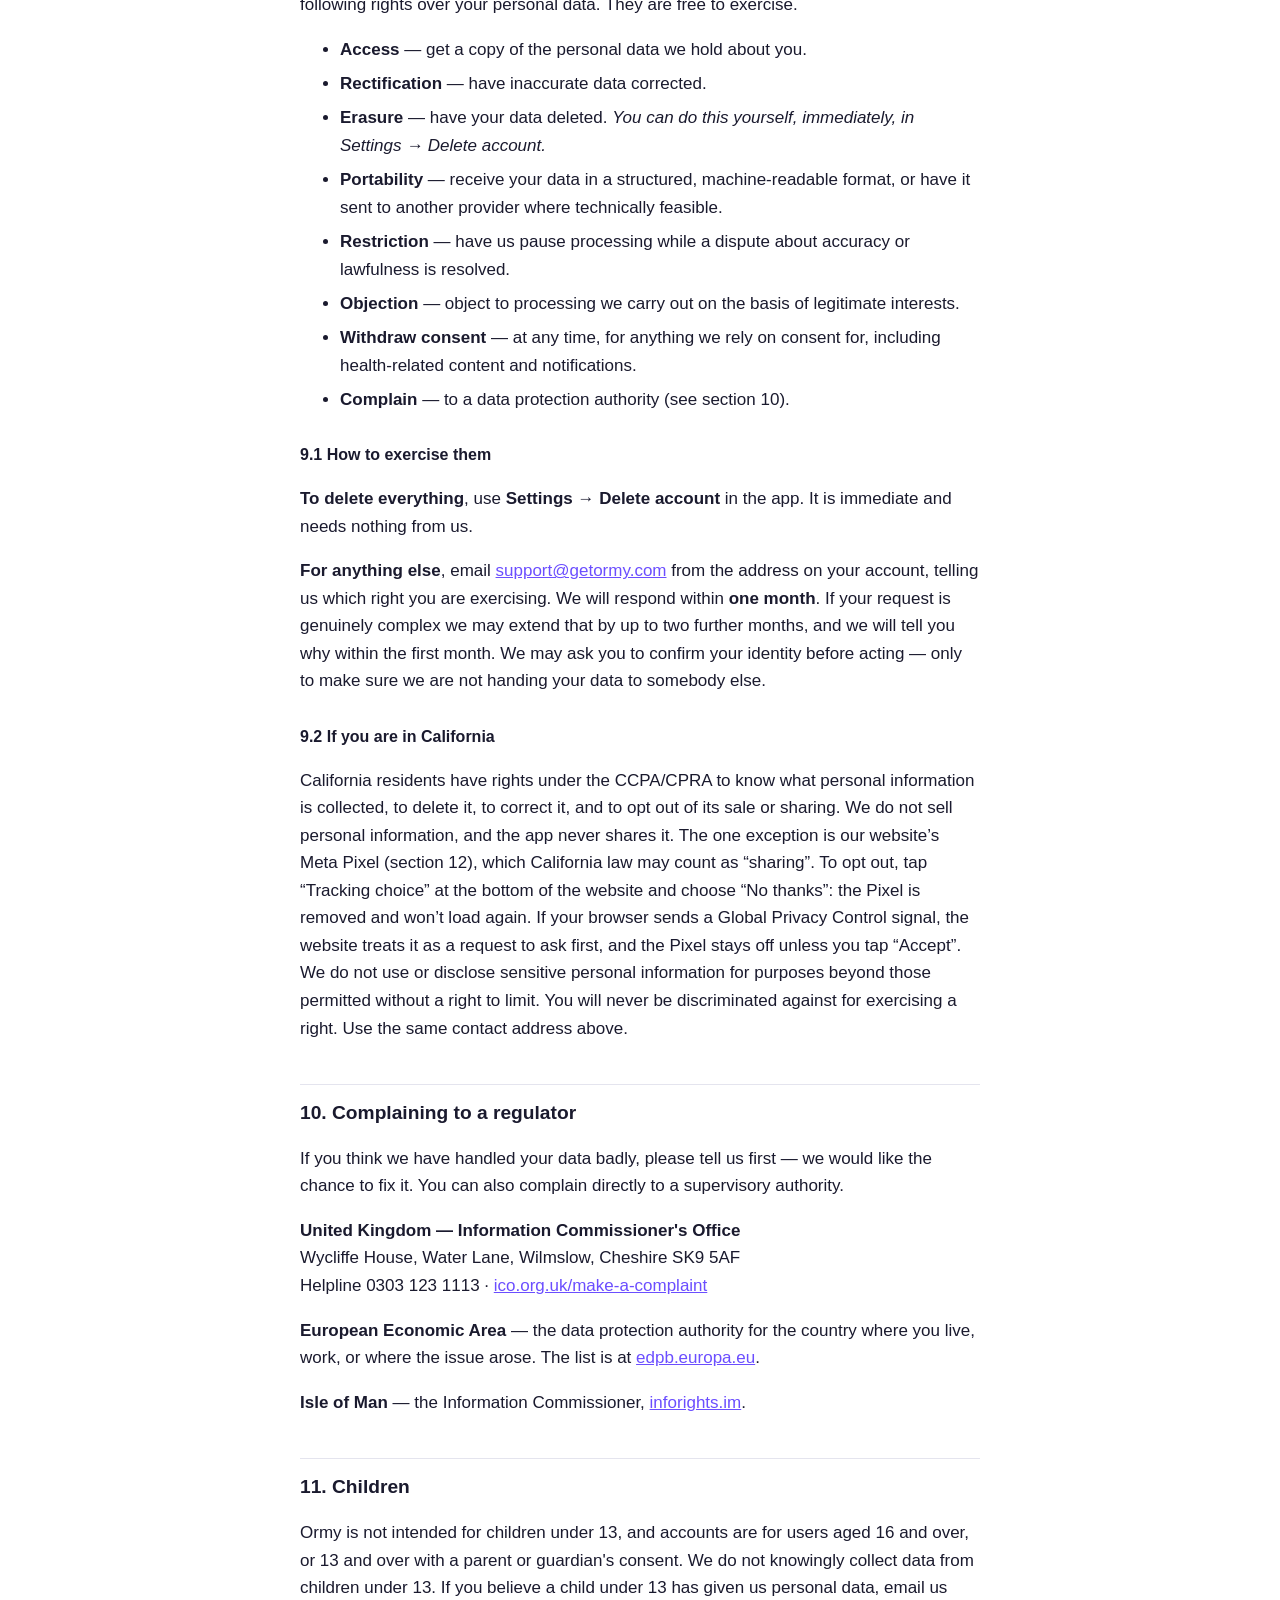
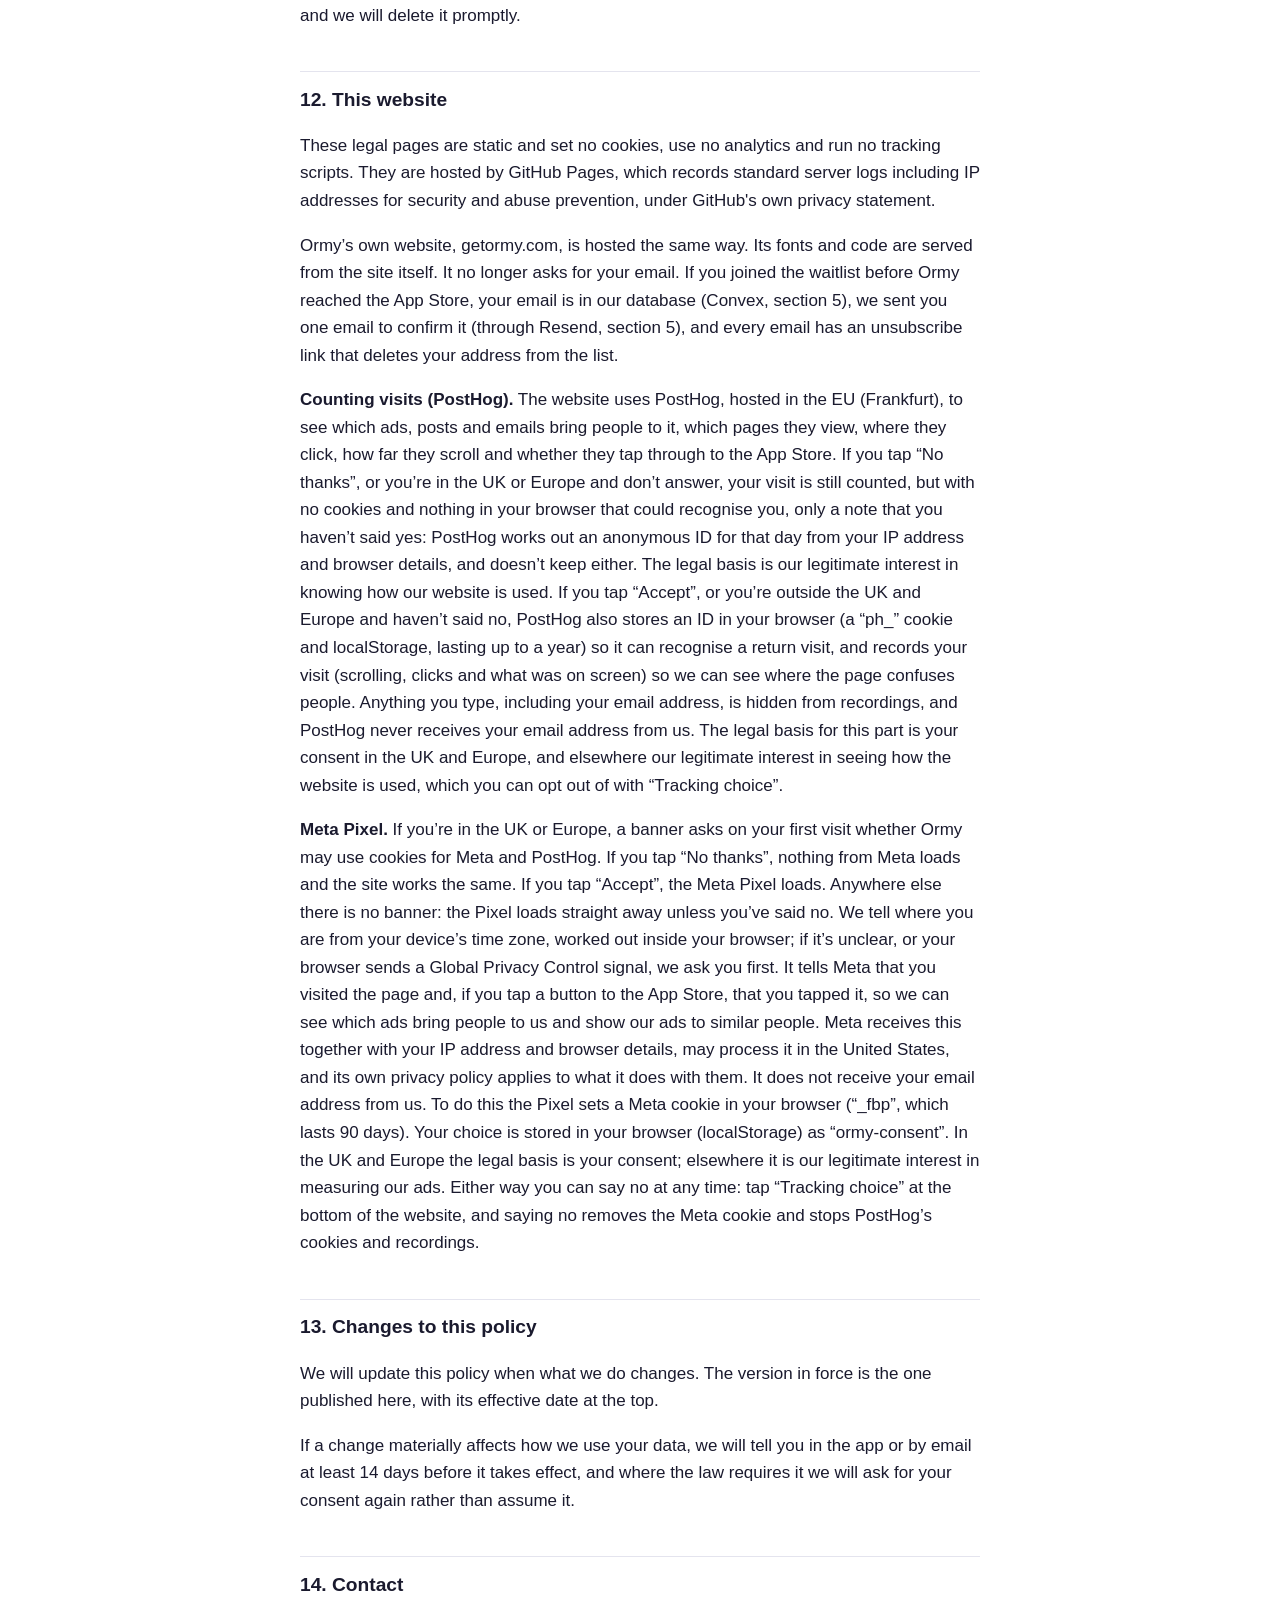
<file: privacy.html>
<!DOCTYPE html>
<html lang="en">
<head>
<meta charset="utf-8">
<meta name="viewport" content="width=device-width, initial-scale=1">
<title>Ormy — Privacy Policy</title>
<link rel="stylesheet" href="style.css">
</head>
<body>

<a class="back" href="index.html">← All legal documents</a>

<h1>Privacy Policy</h1>
<p class="updated">Ormy &middot; Version 2.14 &middot; Effective 5 November 2026</p>
<p class="updated" style="opacity:0.75">Changed in 2.14: if you installed Ormy after tapping one of our ads on the App Store, the app now asks Apple which of our ads and search words it was, through RevenueCat, so we can see which ads bring people who stay. It uses Apple&rsquo;s own attribution service, no advertising identifier, and does not track you across other apps or websites (sections 3 and 5).</p>
<p class="updated" style="opacity:0.75">Changed in 2.13: from version 1.0.4, the app counts which of its first screens and paywall steps people reach, and how sign-in and the permission questions go, so we can see where setting up Ormy loses people. It uses PostHog, is anonymous, is not linked to your account, keeps no ID on your phone, and never includes your answers or your reminders (sections 2 and 5).</p>
<p class="updated" style="opacity:0.75">Changed in 2.12: Ormy is now on the App Store, so Ormy&rsquo;s website no longer has a waitlist and no longer asks for your email. If you tap a button to the App Store, the website counts that tap with PostHog and, if the Meta Pixel has loaded, tells Meta (section 12). Nothing changes for anyone who already joined the waitlist.</p>
<p class="updated" style="opacity:0.75">Changed in 2.11: Ormy&rsquo;s website now asks before using cookies only if you&rsquo;re in the UK or Europe. Elsewhere the Meta Pixel and PostHog&rsquo;s cookies are on from the start, and you can turn them off at any time with &ldquo;Tracking choice&rdquo; at the bottom of the website (section 12). The app is unchanged.</p>
<p class="updated" style="opacity:0.75">Changed in 2.10: Ormy&rsquo;s website, now at getormy.com, uses PostHog (hosted in the EU) to count visits and see how the page is used. Without your &ldquo;Accept&rdquo; it uses no cookies; with it, it also records your visit, with anything you type hidden (section 12). The app is unchanged.</p>
<p class="updated" style="opacity:0.75">Changed in 2.9: Ormy&rsquo;s website can now use the Meta Pixel to see which of our ads bring people to the waitlist, but only if you tap &ldquo;Accept&rdquo; on its banner (section 12). The app is unchanged: nothing from the app goes to Meta or to any advertiser.</p>
<p class="updated" style="opacity:0.75">Changed in 2.8: when you join the waitlist, we now email you to confirm it. Our emails are sent through Resend, which is also how feedback you send from the app reaches us. Resend is added to section 5.</p>
<p class="updated" style="opacity:0.75">Changed in 2.7: added the waitlist on Ormy&rsquo;s website. If you join it, we keep your email address to tell you when Ormy is on the App Store and to send you the odd update, until you unsubscribe.</p>
<p class="updated" style="opacity:0.75">Changed in 2.6: when a heads-up asks a question, the AI now also writes the reminder that would settle it, so &ldquo;Add it&rdquo; opens with it already typed in. It is written from the same reminder title that was already sent, and nothing is saved until you save it. Nothing new about you is sent.</p>
<p class="updated" style="opacity:0.75">Changed in 2.5: the evening check-in has been removed, so Anthropic no longer receives your first name, your reminder times or how your reminders have been going. It now receives only a reminder&rsquo;s title, and for a heads-up how many days away it is.</p>
<p class="updated" style="opacity:0.75">Changed in 2.4: Anthropic&rsquo;s AI now also asks one question in your heads-ups about getting ready (&ldquo;got a card sorted?&rdquo;), and suggests a next step when you tick a reminder off. Both use the reminder&rsquo;s title, which was already sent. Nothing new about you is sent.</p>
<p class="updated" style="opacity:0.75">Changed in 2.2: the Anthropic section now describes what Ormy actually sends. Earlier versions described a chat feature that has since been removed and said &ldquo;your messages&rdquo; were sent; what is really sent is your first name and your reminder titles, so the AI can word your reminders and check-ins.</p>

<div class="summary">
  <h2>The short version</h2>
  <ul>
    <li>We collect the things you tell Ormy, so it can remind you about them. That is the whole point of the app.</li>
    <li>Your reminder titles go to Anthropic so its AI can ask one question in your heads-ups and suggest a next step when you tick something off. Your name and your location never do. <strong>None of it is used to train AI models.</strong></li>
    <li>We never sell your data, never show ads, and never share anything from the app with advertisers or data brokers. In the UK and Europe, our website tells Meta you visited only if you tap &ldquo;Accept&rdquo; on its banner. Elsewhere it does so unless you turn it off (section 12).</li>
    <li>We do not read your phone's calendar, contacts, photos or microphone recordings.</li>
    <li>If you pin a reminder to a place, we store that place and your phone watches for it. Ormy never keeps a history of where you have been.</li>
    <li><strong>Settings → Delete account</strong> permanently erases everything. It is one tap, and we do not ask why.</li>
  </ul>
  <p style="margin:0.8em 0 0;font-size:0.9rem;">The detail below is what we are legally held to. It is written to be read, not to be skimmed past.</p>
</div>

<h2>1. Who is responsible for your data</h2>

<div class="entity">
  <p><strong>Kyle Ormesher</strong>, a sole trader established in the Isle of Man, trading as <strong>Ormy</strong>, is the <strong>data controller</strong> for the personal data described in this policy.</p>
  <p>Data protection contact: <a href="mailto:support@getormy.com">support@getormy.com</a> — this is the address for every request in section 9, and it is read by a person.</p>
  <p>A postal address is available on request, and is published on the App Store listing where the law requires it.</p>
  <p>UK and EU representative (UK GDPR Article 27 / EU GDPR Article 27): <em>[TO BE APPOINTED — see legal/README.md]</em></p>
</div>

<p>"Controller" means we are the ones who decide what data is collected and why, and we are accountable for it. This policy explains what we collect, why we are allowed to, who else touches it, how long we keep it, and what you can make us do about it.</p>

<h2>2. What we collect and why</h2>

<p>Everything below is collected because a specific part of the app needs it. There is no category here that exists "just in case".</p>

<div class="table-wrap">
<table>
  <thead>
    <tr><th>What</th><th>Why we have it</th><th>Lawful basis</th><th>How long</th></tr>
  </thead>
  <tbody>
    <tr>
      <td><strong>Name and email address</strong><br><span style="opacity:0.7">Given at sign-up, or by Apple if you use Sign in with Apple.</span></td>
      <td>To create your account, to sign you in, to address you by name in the app, and to contact you about your account.</td>
      <td>Performance of a contract</td>
      <td>Until you delete your account</td>
    </tr>
    <tr>
      <td><strong>Your reminders</strong><br><span style="opacity:0.7">Titles, categories, dates, times, repeat patterns, lead times, notification preferences, whether they are done, snoozed or skipped.</span></td>
      <td>This is the service. Without it Ormy cannot remind you of anything.</td>
      <td>Performance of a contract<br>(plus explicit consent for anything health-related — see section 3)</td>
      <td>Until you delete them, or delete your account</td>
    </tr>
    <tr>
      <td><strong>Your conversations with Ormy</strong><br><span style="opacity:0.7">No longer collected. Ormy used to have a chat screen; it has been removed, and nothing you do in the app creates a conversation any more. Any conversations stored before it was removed are still deleted when you delete your account.</span></td>
      <td>They were used to generate replies and to give Ormy context between sessions. Nothing is added to this any more.</td>
      <td>Performance of a contract<br>(plus explicit consent for anything health-related — see section 3)</td>
      <td>Until you delete your account</td>
    </tr>
    <tr>
      <td><strong>Onboarding answers</strong><br><span style="opacity:0.7">The goals and struggles you select, and your preferred communication style.</span></td>
      <td>To set the app up for you and to pitch Ormy's tone and timing to suit you.</td>
      <td>Consent</td>
      <td>Until you delete your account</td>
    </tr>
    <tr>
      <td><strong>Check-in records</strong><br><span style="opacity:0.7">No longer collected. Ormy used to send an evening check-in; it was removed in September 2026. Any check-ins stored before then are still deleted when you delete your account.</span></td>
      <td>They were used to avoid sending you the same thing twice, and to show you what Ormy had done. Nothing is added to this any more.</td>
      <td>Performance of a contract</td>
      <td>Until you delete your account</td>
    </tr>
    <tr>
      <td><strong>Activity log</strong><br><span style="opacity:0.7">A record of each nudge, pre-event alert, completion, snooze and skip.</span></td>
      <td>To power the in-app summary of what Ormy has done for you, and your monthly recap.</td>
      <td>Performance of a contract</td>
      <td><strong>90 days</strong>, then deleted. Running totals are kept in non-itemised form until you delete your account.</td>
    </tr>
    <tr>
      <td><strong>Monthly and trial recaps</strong><br><span style="opacity:0.7">Counts for the month plus two short lines of AI-written copy about them.</span></td>
      <td>To show you your recap, and so it still reads correctly after the underlying activity rows have been deleted.</td>
      <td>Performance of a contract</td>
      <td>Until you delete your account</td>
    </tr>
    <tr>
      <td><strong>Push notification token and time zone offset</strong><br><span style="opacity:0.7">A device identifier issued by Apple/Expo, plus your UTC offset. Where you use the lock screen Live Activity, a second Apple-issued token for that.</span></td>
      <td>To deliver notifications to your device at the right local time. Without it, nothing arrives.</td>
      <td>Performance of a contract, and your device-level consent to notifications</td>
      <td>Until you sign out, uninstall, or delete your account</td>
    </tr>
    <tr>
      <td><strong>Places you pin to a reminder</strong><br><span style="opacity:0.7">For each location reminder: the coordinates of the spot you chose, the size of the circle around it, its address or the name you gave it, and whether it should fire on arrival or on leaving.</span></td>
      <td>So the reminder can go off when you get there. Without the coordinates there is nothing for your phone to watch for.</td>
      <td>Performance of a contract<br><span style="opacity:0.7">(plus explicit consent for anything health-related — see section 3)</span></td>
      <td>Until you delete the reminder, or delete your account</td>
    </tr>
    <tr>
      <td><strong>Your approximate distance from those places</strong><br><span style="opacity:0.7">Worked out on your phone while the app is open, to sort the list and show how far away each one is.</span></td>
      <td>To tell you which of your location reminders you could deal with now.</td>
      <td>Performance of a contract</td>
      <td>Not stored. It is calculated on your device and is gone when you close the screen.</td>
    </tr>
    <tr>
      <td><strong>Subscription status</strong><br><span style="opacity:0.7">Whether you are free, on trial or subscribed, and when a trial ends.</span></td>
      <td>To unlock what you have paid for and to warn you before a trial converts.</td>
      <td>Performance of a contract</td>
      <td>Until you delete your account</td>
    </tr>
    <tr>
      <td><strong>AI usage counter</strong><br><span style="opacity:0.7">A per-day count of AI requests on your account. Not the content — just the number.</span></td>
      <td>To enforce the fair-use ceiling and stop runaway or automated usage running up costs.</td>
      <td>Legitimate interests — protecting the service from abuse and cost overrun</td>
      <td>Reset daily</td>
    </tr>
    <tr>
      <td><strong>Feedback you send us</strong><br><span style="opacity:0.7">Your message, plus your name and email so we can reply.</span></td>
      <td>To fix bugs and act on what you tell us.</td>
      <td>Legitimate interests — improving the product and responding to you</td>
      <td>Your name, email and account link are removed when you delete your account. The message itself may be kept, anonymised.</td>
    </tr>
    <tr>
      <td><strong>Waitlist sign-ups</strong><br><span style="opacity:0.7">If you joined Ormy&rsquo;s waitlist before it reached the App Store: the email address you typed, which of the two sign-up boxes you used, and the web address you came from, if your browser shared it.</span></td>
      <td>To confirm you&rsquo;ve joined, tell you when Ormy is on the App Store, and send you the odd update about Ormy.</td>
      <td>Consent &mdash; you chose to join. Every email has an unsubscribe link, and you can withdraw at any time.</td>
      <td>Until you unsubscribe or ask us to delete it.</td>
    </tr>
    <tr>
      <td><strong>Which setup screens you reach</strong><br><span style="opacity:0.7">Anonymous counts from the app: which of the first screens (onboarding) and paywall steps were shown, which way you chose to sign in and whether it worked, whether you allowed notifications, your yes or no to the AI question, which setup steps you marked done, whether you started a subscription and which plan, and how many reminders you made while setting up. Never your answers to the setup questions, your name, your email or your reminders. Not linked to your account, and no ID is kept on your phone, so each time the app opens counts as a new visitor.</span></td>
      <td>To see where people give up on setting up Ormy, so we can fix that screen.</td>
      <td>Legitimate interests &mdash; improving the app</td>
      <td>Up to a year in PostHog (section 5). Nothing to delete with your account, because it isn&rsquo;t linked to it.</td>
    </tr>
    <tr>
      <td><strong>Diagnostic and crash data</strong><br><span style="opacity:0.7">Technical logs, error reports, device model and OS version, collected by Apple and by our infrastructure providers.</span></td>
      <td>To find out why something broke.</td>
      <td>Legitimate interests — keeping the app working and secure</td>
      <td>Typically 30–90 days, per the provider</td>
    </tr>
  </tbody>
</table>
</div>

<h3>2.1 What we do not collect</h3>

<ul>
  <li><strong>Your device calendar.</strong> Ormy keeps its own internal calendar and does not read Apple Calendar or Google Calendar.</li>
  <li><strong>Your contacts, photos or files.</strong></li>
  <li><strong>A history of your movements.</strong> Location reminders work by asking iOS to watch a circle you drew and to wake Ormy when you cross its edge. Your phone does the watching. We are told that a crossing happened, not where you were before it, and we never build a trail of your movements. See section 2.2 for what we do store.</li>
  <li><strong>Voice recordings.</strong> Where you dictate to Ormy, speech-to-text is performed by your device's own operating system. We receive the resulting text, never the audio.</li>
  <li><strong>Payment card details.</strong> Purchases are handled by Apple. We never see, hold or process your card.</li>
  <li><strong>Advertising or cross-app tracking identifiers.</strong> The Ormy app contains no advertising SDKs and does not track you across other apps or websites. If you installed Ormy from one of our App Store ads, Apple&rsquo;s own attribution service tells us which ad it was (section 5); that uses no advertising identifier. Our website is different only if you say yes to it (section 12).</li>
</ul>

<h3>2.2 Location reminders, in detail</h3>
<p>This is the part of Ormy that has the most to explain, so it gets its own section.</p>
<p>A location reminder is one you attach to a place instead of a time — "get milk when I reach the shop". To make that work, three things happen:</p>
<ul>
  <li><strong>You choose the place.</strong> You either search for an address or use where you are standing. We store the coordinates of the spot you picked, the radius you chose, and a label for it. That label is usually the street address, which your phone works out for us.</li>
  <li><strong>Your phone watches for it.</strong> We hand those circles to iOS, which monitors them at the operating-system level, including when Ormy is closed. This is why the app asks for "Always" location permission. iOS wakes the app when you cross an edge; it does not report your position to us the rest of the time, and we do not ask it to.</li>
  <li><strong>While the app is open</strong>, and only then, Ormy reads your current position once so it can show you how far away each place is. That reading is used on your device and is not sent to our servers or stored.</li>
</ul>
<p><strong>What this means in plain terms.</strong> We hold a list of the places you chose to tell us about. We do not hold a record of where you have been, when you were there, or where you are now. Nobody can query our database to find out where you are, because that is not in it.</p>
<p>You can remove a place at any time by editing or deleting the reminder, and you can switch location permission off in your device settings — the rest of the app carries on working, and only location reminders stop firing.</p>

<h2>3. Health and other sensitive information</h2>

<div class="important">
  <p><strong>Ormy is designed for people who need reminders for things like medication, therapy sessions, and hospital appointments. If you put those into Ormy, you are giving us information about your health.</strong></p>
  <p>Under data protection law that is "special category" data, and it needs a stronger legal basis than the rest. Ours is <strong>your explicit consent</strong>, which you give by choosing to enter it.</p>
</div>

<p>In practice, this covers:</p>

<ul>
  <li>a reminder whose title reveals a health condition, treatment or medication;</li>
  <li>anything you tell Ormy in conversation about your physical or mental health;</li>
  <li>onboarding answers about the difficulties you experience, where those relate to a condition or disability;</li>
  <li>a place you pin, where the place itself gives it away — a clinic, a hospital, a pharmacy or a treatment centre.</li>
</ul>

<p>We use that information for one purpose only: running Ormy for you. We do not profile you on the basis of it, we do not share it with anyone beyond the providers listed in section 5, and we never use it for marketing.</p>

<p><strong>You can withdraw that consent at any time</strong> by deleting the reminder or message concerned, or by deleting your account. Withdrawing consent does not affect anything we lawfully did before you withdrew it. If you would rather not give us health information at all, you can keep the wording of your reminders vague — Ormy will remind you about "appointment, 3pm" just as reliably as it will remind you about anything more specific.</p>

<p>Please also avoid putting other people's sensitive information into Ormy. A birthday reminder for a friend is fine. Details of someone else's medical treatment are not yours to share with us.</p>

<h2>4. How your data is used to send you notifications</h2>

<p>This is the one processing activity worth spelling out, because it runs while you are not using the app.</p>

<p>There are two of these. The first is geofencing, described in section 2.2: your phone, not our server, watches for the places you pinned, and does so while the app is closed. When it wakes Ormy, the alert is prepared on your device.</p>
<p>The second is scheduling. Our servers check, on a schedule, which reminders are due and which devices are at the local time you asked to be checked in at. When one matches, a notification is sent to your device through Apple's Push Notification service, by way of Expo's push service. The notification contains the reminder text you wrote, which means it may appear on your lock screen. If you would rather that text were not visible to anyone who picks up your phone, you can hide notification previews in your device settings.</p>

<p>None of this involves a decision about you that produces legal effects or anything similarly significant. Ormy has no automated decision-making of that kind, and does not profile you for advertising or credit purposes.</p>

<h2>5. Who else touches your data</h2>

<p>We use a small number of service providers to run Ormy. They act on our instructions, under contract, and only for the purposes below. <strong>None of them is permitted to use your data for their own purposes.</strong></p>

<div class="table-wrap">
<table>
  <thead><tr><th>Provider</th><th>What it does</th><th>What it receives</th><th>Where</th></tr></thead>
  <tbody>
    <tr><td><strong>Clerk</strong></td><td>Sign-in and account security</td><td>Name, email, authentication data</td><td>United States</td></tr>
    <tr><td><strong>Convex</strong></td><td>Database and server functions</td><td>Everything in section 2 that we store</td><td>United States</td></tr>
    <tr><td><strong>Anthropic</strong></td><td>The AI that asks one question in your heads-ups and suggests a next step when you tick a reminder off (never the reminders themselves)</td><td>The title of the reminder involved, and for a heads-up how many days away it is. Never your name or your location.</td><td>United States</td></tr>
    <tr><td><strong>Expo</strong></td><td>Push notification delivery and app updates</td><td>Push token and notification content</td><td>United States</td></tr>
    <tr><td><strong>Apple</strong></td><td>App distribution, push delivery, payments</td><td>Push token, notification content, purchase records</td><td>United States / global</td></tr>
    <tr><td><strong>RevenueCat</strong></td><td>Subscription management</td><td>An anonymous purchase identifier and subscription status. If you installed Ormy from one of our App Store ads: a one-time token from Apple, which RevenueCat exchanges with Apple for the ad campaign and search word that led to the install</td><td>United States</td></tr>
    <tr><td><strong>Resend</strong></td><td>Sends our emails: the one confirming you joined the waitlist, later waitlist emails, and feedback you send from the app, passed on to us</td><td>Your email address and what the email says. For feedback, your name, email and message.</td><td>United States</td></tr>
    <tr><td><strong>PostHog</strong></td><td>Counts visits to our website and shows how it is used (section 12). In the app, counts which setup screens and paywall steps are reached (section 2)</td><td>Website: pages viewed, clicks, scrolling, browser and device type, rough location worked out from your IP address. Only with your yes (in the UK and Europe you tap &ldquo;Accept&rdquo;; elsewhere it&rsquo;s on unless you turn it off): a browser ID and a recording of your visit, with anything you type hidden. App: the screen or step reached, the sign-in method and any error code, the notification and AI answers, the plan chosen, a count of reminders made, and the app and iOS version. Like any server, it sees your IP address; it isn&rsquo;t asked to work out a location from it. No ID, no account, no recordings.</td><td>EU (Frankfurt)</td></tr>
  </tbody>
</table>
</div>

<p>The current list, with links to each provider's own privacy terms, is maintained at <a href="subprocessors.html">our sub-processor page</a>. We will update it whenever a provider is added or replaced.</p>

<p><strong>Anthropic and AI training.</strong> When a heads-up goes out before something coming up, Ormy asks Anthropic&rsquo;s AI for one question about getting ready for it (&ldquo;got a card sorted?&rdquo;). When you tick a reminder off, it suggests a next step &mdash; &ldquo;hang the washing out&rdquo; after &ldquo;put the washing on&rdquo; &mdash; which you can accept or ignore. Where a heads-up offers to make you a reminder, the AI writes the wording of what it is offering (&ldquo;buy Dad a card and present&rdquo;) &mdash; nothing is saved until you save it, and you can change it first. Reminders you write yourself are never sent to be reworded; they say what you typed. For either, Anthropic receives only the reminder&rsquo;s title, plus how many days away it is for a heads-up. It never receives your name, your location or the places you pin. This only happens if you said yes on Ormy&rsquo;s AI screen; switch it off any time in <strong>Settings &rarr; AI wording</strong> and Ormy uses plain wording instead. Under Anthropic&rsquo;s commercial terms, inputs and outputs submitted through the API are not used to train their models. Anthropic retains data only as long as needed to provide the service and to meet its own trust and safety obligations.</p>

<h3>5.1 Other disclosures</h3>

<p>We will also disclose personal data where we are legally required to — for example in response to a valid court order or lawful request from a public authority. Where we are permitted to tell you about such a request, we will.</p>

<p>If Ormy is ever sold, merged or transferred, your data may transfer with it. Any buyer would be bound by this policy, or by one no less protective, and we would tell you before it happened.</p>

<p><strong>We do not sell your personal data, and nothing from the app is ever shared with advertisers.</strong> The app&rsquo;s only link to ads is Apple&rsquo;s own attribution: if you installed Ormy from one of our ads on the App Store, Apple tells us, through RevenueCat, which ad and search word it was. No advertising identifier is used, no other company&rsquo;s ads are involved, and nothing follows you across apps. The one other exception is our website: the Meta Pixel tells Meta about your visit so we can measure and aim our ads (section 12). In the UK and Europe that happens only if you tap &ldquo;Accept&rdquo; on its banner. Elsewhere it happens unless you turn it off with &ldquo;Tracking choice&rdquo;. Either way, if you say no, nothing goes to Meta.</p>

<h2>6. Sending data outside the UK and EEA</h2>

<p>Our providers are based in the United States, so your data is transferred there.</p>

<p>Where data leaves the UK or the European Economic Area, we rely on the safeguards the law provides for that: the European Commission's Standard Contractual Clauses, together with the UK International Data Transfer Addendum (or the UK IDTA), incorporated into our agreements with each provider, plus the additional technical measures described in section 8. Some of our providers are also certified under the EU–US Data Privacy Framework and its UK extension.</p>

<p>You can ask us for details of the safeguards in place for any specific provider by emailing us.</p>

<h2>7. How long we keep things</h2>

<p>The retention period for each category is in the table in section 2. In general:</p>

<ul>
  <li><strong>While your account exists</strong>, we keep what the app needs to work.</li>
  <li><strong>The activity log is trimmed after 90 days.</strong> Individual entries are deleted; only non-itemised running totals remain, so your all-time figures do not reset.</li>
  <li><strong>When you delete your account</strong>, your user record, reminders, messages, check-ins, activity log, recaps and push tokens are permanently deleted from our database. Your authentication record with Clerk is deleted at the same time. Feedback you sent is stripped of your name, email address and account identifier.</li>
  <li><strong>Backups.</strong> Deleted data may persist in encrypted infrastructure backups for a short rolling period before those backups expire. It is not restored to the live service and is not accessible to us in the ordinary course.</li>
  <li><strong>Purchase records.</strong> Apple keeps its own records of transactions for its own legal and tax purposes. We cannot delete those, and neither can you.</li>
</ul>

<h2>8. How we protect your data</h2>

<ul>
  <li><strong>Encryption in transit</strong> — all traffic between the app, our servers and every provider uses TLS.</li>
  <li><strong>Encryption at rest</strong> — our database provider encrypts stored data.</li>
  <li><strong>Access control on every query</strong> — every server function that reads or writes your data first establishes who is asking, and returns only that person's records. Users cannot reach each other's data.</li>
  <li><strong>Managed authentication</strong> — we do not build or store passwords ourselves. That is handled by Clerk, which specialises in it.</li>
  <li><strong>No payment data</strong> — we never hold card details, so they cannot be taken from us.</li>
  <li><strong>Least privilege</strong> — access to production systems is limited to those who need it, protected by multi-factor authentication.</li>
  <li><strong>Rate and spend limits</strong> — to contain abuse and runaway automated usage.</li>
</ul>

<p>No system is perfectly secure, and we will not pretend otherwise. If a breach happens that is likely to result in a risk to your rights and freedoms, we will notify the relevant supervisory authority within 72 hours of becoming aware of it, and we will tell you directly and without undue delay where the risk to you is high.</p>

<h2>9. Your rights</h2>

<p>If you are in the UK, the EEA, or another region with comparable law, you have the following rights over your personal data. They are free to exercise.</p>

<ul>
  <li><strong>Access</strong> — get a copy of the personal data we hold about you.</li>
  <li><strong>Rectification</strong> — have inaccurate data corrected.</li>
  <li><strong>Erasure</strong> — have your data deleted. <em>You can do this yourself, immediately, in Settings → Delete account.</em></li>
  <li><strong>Portability</strong> — receive your data in a structured, machine-readable format, or have it sent to another provider where technically feasible.</li>
  <li><strong>Restriction</strong> — have us pause processing while a dispute about accuracy or lawfulness is resolved.</li>
  <li><strong>Objection</strong> — object to processing we carry out on the basis of legitimate interests.</li>
  <li><strong>Withdraw consent</strong> — at any time, for anything we rely on consent for, including health-related content and notifications.</li>
  <li><strong>Complain</strong> — to a data protection authority (see section 10).</li>
</ul>

<h3>9.1 How to exercise them</h3>

<p><strong>To delete everything</strong>, use <strong>Settings → Delete account</strong> in the app. It is immediate and needs nothing from us.</p>

<p><strong>For anything else</strong>, email <a href="mailto:support@getormy.com">support@getormy.com</a> from the address on your account, telling us which right you are exercising. We will respond within <strong>one month</strong>. If your request is genuinely complex we may extend that by up to two further months, and we will tell you why within the first month. We may ask you to confirm your identity before acting — only to make sure we are not handing your data to somebody else.</p>

<h3>9.2 If you are in California</h3>

<p>California residents have rights under the CCPA/CPRA to know what personal information is collected, to delete it, to correct it, and to opt out of its sale or sharing. We do not sell personal information, and the app never shares it. The one exception is our website&rsquo;s Meta Pixel (section 12), which California law may count as &ldquo;sharing&rdquo;. To opt out, tap &ldquo;Tracking choice&rdquo; at the bottom of the website and choose &ldquo;No thanks&rdquo;: the Pixel is removed and won&rsquo;t load again. If your browser sends a Global Privacy Control signal, the website treats it as a request to ask first, and the Pixel stays off unless you tap &ldquo;Accept&rdquo;. We do not use or disclose sensitive personal information for purposes beyond those permitted without a right to limit. You will never be discriminated against for exercising a right. Use the same contact address above.</p>

<h2>10. Complaining to a regulator</h2>

<p>If you think we have handled your data badly, please tell us first — we would like the chance to fix it. You can also complain directly to a supervisory authority.</p>

<p><strong>United Kingdom — Information Commissioner's Office</strong><br>
Wycliffe House, Water Lane, Wilmslow, Cheshire SK9 5AF<br>
Helpline 0303 123 1113 · <a href="https://ico.org.uk/make-a-complaint/">ico.org.uk/make-a-complaint</a></p>

<p><strong>European Economic Area</strong> — the data protection authority for the country where you live, work, or where the issue arose. The list is at <a href="https://edpb.europa.eu/about-edpb/board/members_en">edpb.europa.eu</a>.</p>

<p><strong>Isle of Man</strong> — the Information Commissioner, <a href="https://www.inforights.im">inforights.im</a>.</p>

<h2>11. Children</h2>

<p>Ormy is not intended for children under 13, and accounts are for users aged 16 and over, or 13 and over with a parent or guardian's consent. We do not knowingly collect data from children under 13. If you believe a child under 13 has given us personal data, email us and we will delete it promptly.</p>

<h2>12. This website</h2>

<p>These legal pages are static and set no cookies, use no analytics and run no tracking scripts. They are hosted by GitHub Pages, which records standard server logs including IP addresses for security and abuse prevention, under GitHub's own privacy statement.</p>

<p id="website">Ormy&rsquo;s own website, getormy.com, is hosted the same way. Its fonts and code are served from the site itself. It no longer asks for your email. If you joined the waitlist before Ormy reached the App Store, your email is in our database (Convex, section 5), we sent you one email to confirm it (through Resend, section 5), and every email has an unsubscribe link that deletes your address from the list.</p>

<p><strong>Counting visits (PostHog).</strong> The website uses PostHog, hosted in the EU (Frankfurt), to see which ads, posts and emails bring people to it, which pages they view, where they click, how far they scroll and whether they tap through to the App Store. If you tap &ldquo;No thanks&rdquo;, or you&rsquo;re in the UK or Europe and don&rsquo;t answer, your visit is still counted, but with no cookies and nothing in your browser that could recognise you, only a note that you haven&rsquo;t said yes: PostHog works out an anonymous ID for that day from your IP address and browser details, and doesn&rsquo;t keep either. The legal basis is our legitimate interest in knowing how our website is used. If you tap &ldquo;Accept&rdquo;, or you&rsquo;re outside the UK and Europe and haven&rsquo;t said no, PostHog also stores an ID in your browser (a &ldquo;ph_&rdquo; cookie and localStorage, lasting up to a year) so it can recognise a return visit, and records your visit (scrolling, clicks and what was on screen) so we can see where the page confuses people. Anything you type, including your email address, is hidden from recordings, and PostHog never receives your email address from us. The legal basis for this part is your consent in the UK and Europe, and elsewhere our legitimate interest in seeing how the website is used, which you can opt out of with &ldquo;Tracking choice&rdquo;.</p>

<p><strong>Meta Pixel.</strong> If you&rsquo;re in the UK or Europe, a banner asks on your first visit whether Ormy may use cookies for Meta and PostHog. If you tap &ldquo;No thanks&rdquo;, nothing from Meta loads and the site works the same. If you tap &ldquo;Accept&rdquo;, the Meta Pixel loads. Anywhere else there is no banner: the Pixel loads straight away unless you&rsquo;ve said no. We tell where you are from your device&rsquo;s time zone, worked out inside your browser; if it&rsquo;s unclear, or your browser sends a Global Privacy Control signal, we ask you first. It tells Meta that you visited the page and, if you tap a button to the App Store, that you tapped it, so we can see which ads bring people to us and show our ads to similar people. Meta receives this together with your IP address and browser details, may process it in the United States, and its own privacy policy applies to what it does with them. It does not receive your email address from us. To do this the Pixel sets a Meta cookie in your browser (&ldquo;_fbp&rdquo;, which lasts 90 days). Your choice is stored in your browser (localStorage) as &ldquo;ormy-consent&rdquo;. In the UK and Europe the legal basis is your consent; elsewhere it is our legitimate interest in measuring our ads. Either way you can say no at any time: tap &ldquo;Tracking choice&rdquo; at the bottom of the website, and saying no removes the Meta cookie and stops PostHog&rsquo;s cookies and recordings.</p>

<h2>13. Changes to this policy</h2>

<p>We will update this policy when what we do changes. The version in force is the one published here, with its effective date at the top.</p>

<p>If a change materially affects how we use your data, we will tell you in the app or by email at least 14 days before it takes effect, and where the law requires it we will ask for your consent again rather than assume it.</p>

<h2>14. Contact</h2>

<p>Kyle Ormesher, trading as Ormy<br>
Data protection contact: <a href="mailto:support@getormy.com">support@getormy.com</a></p>

<p>We are a very small team and we read every message ourselves.</p>

<footer>
  <p>See also the <a href="terms.html">Terms of Service</a>, <a href="refunds.html">Refund Policy</a> and <a href="subprocessors.html">sub-processor list</a>.</p>
</footer>

</body>
</html>
</file>
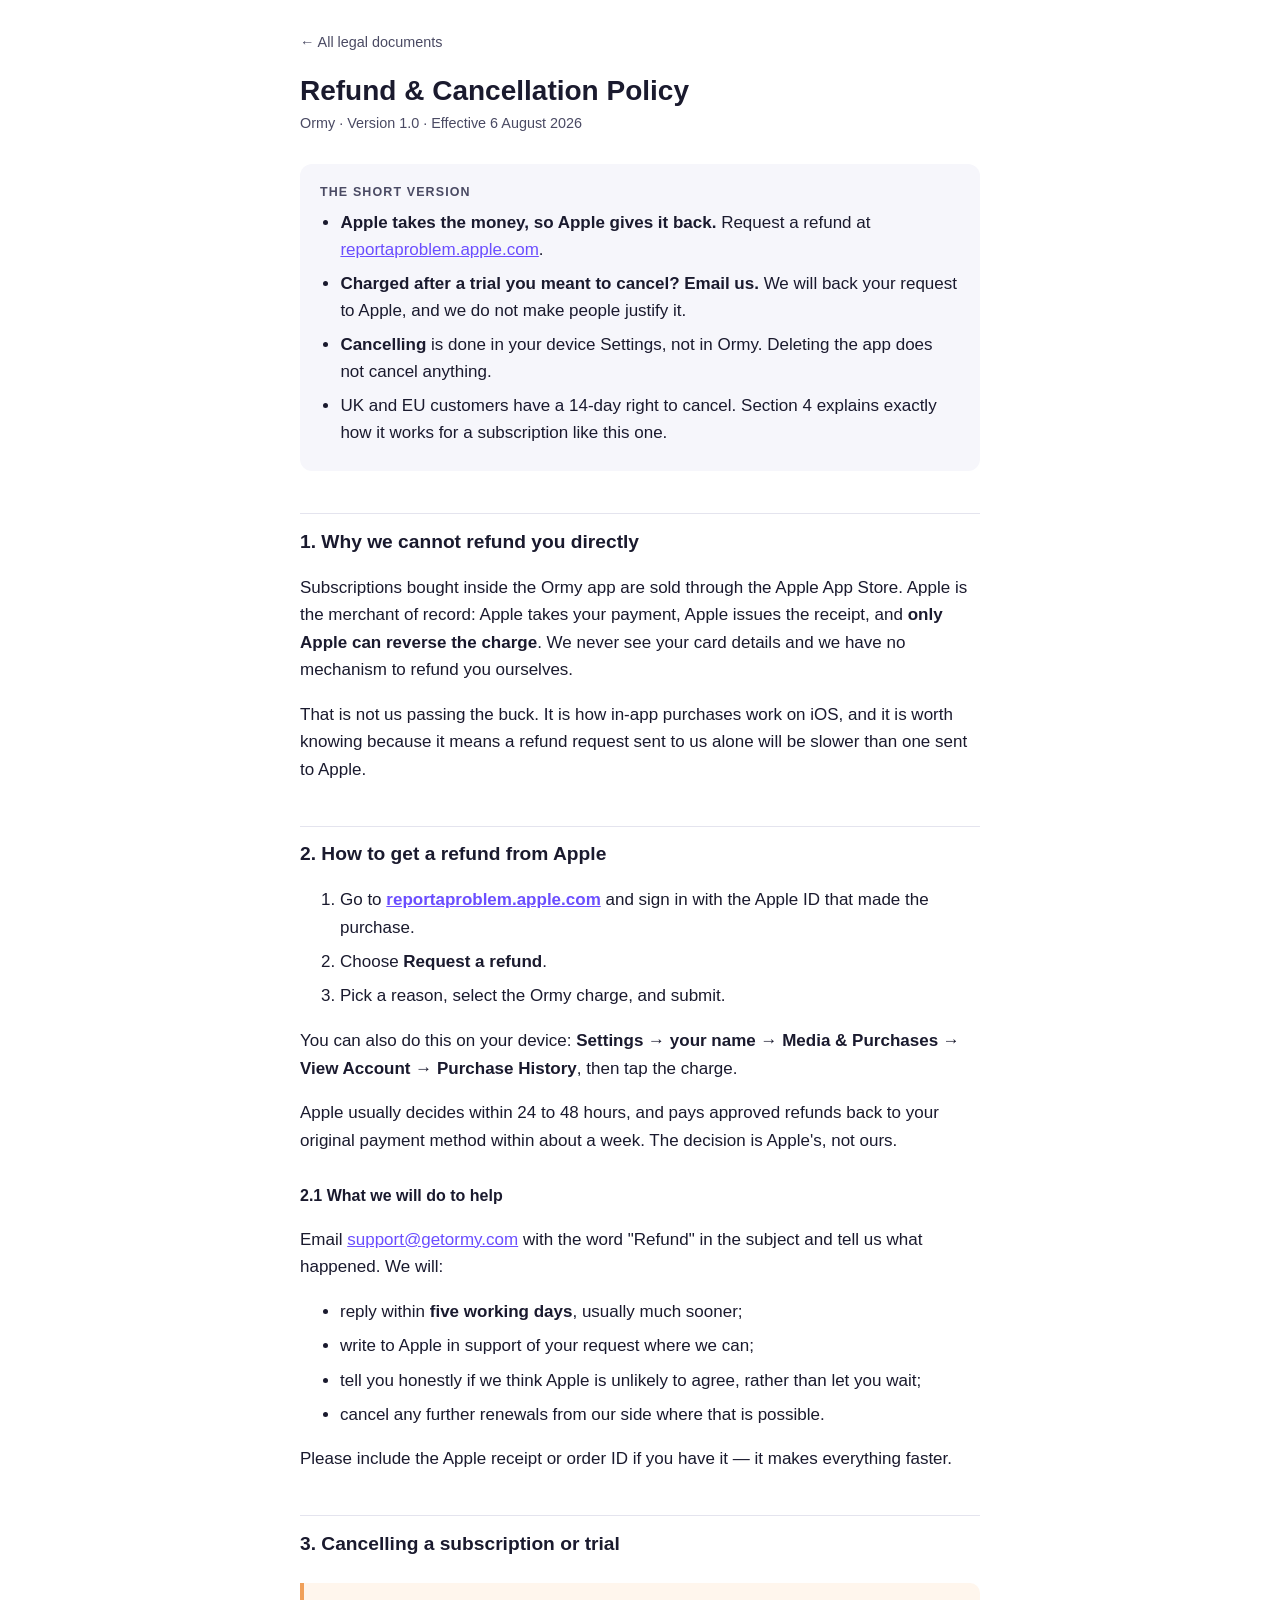
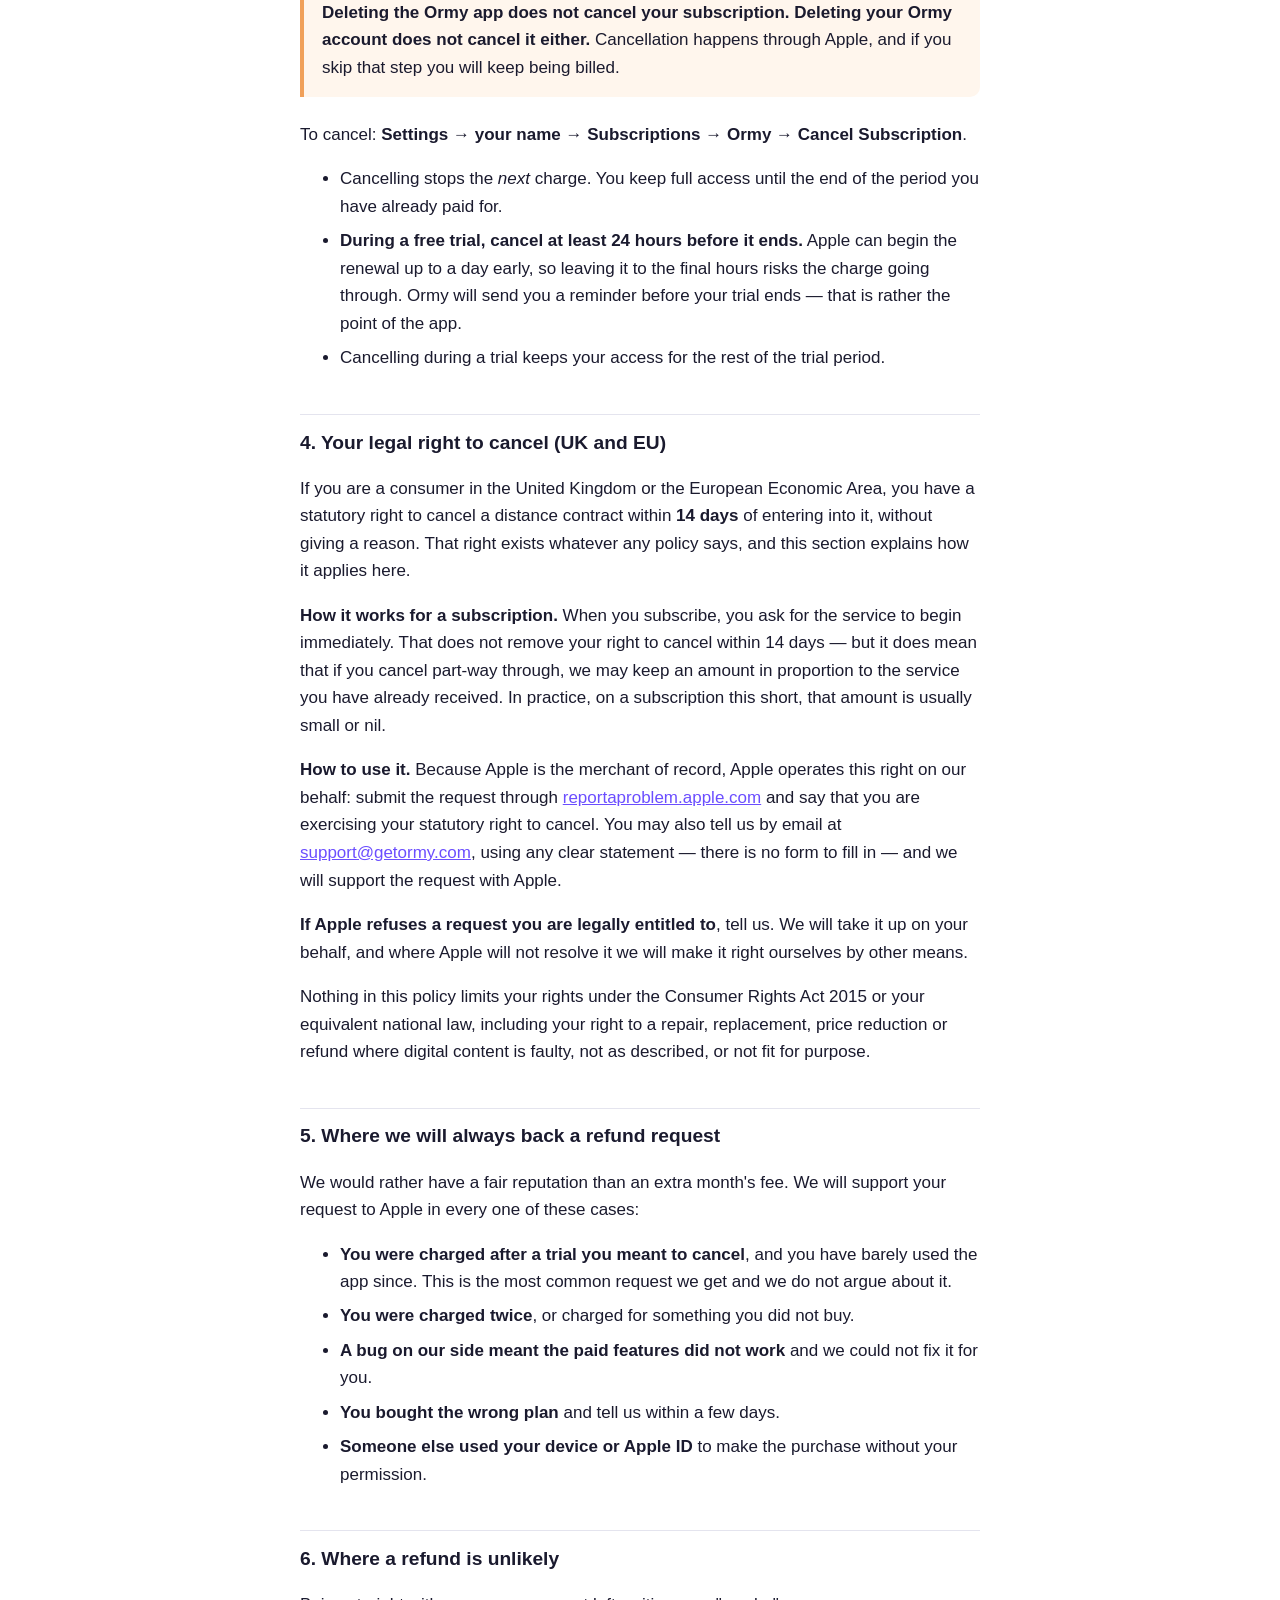
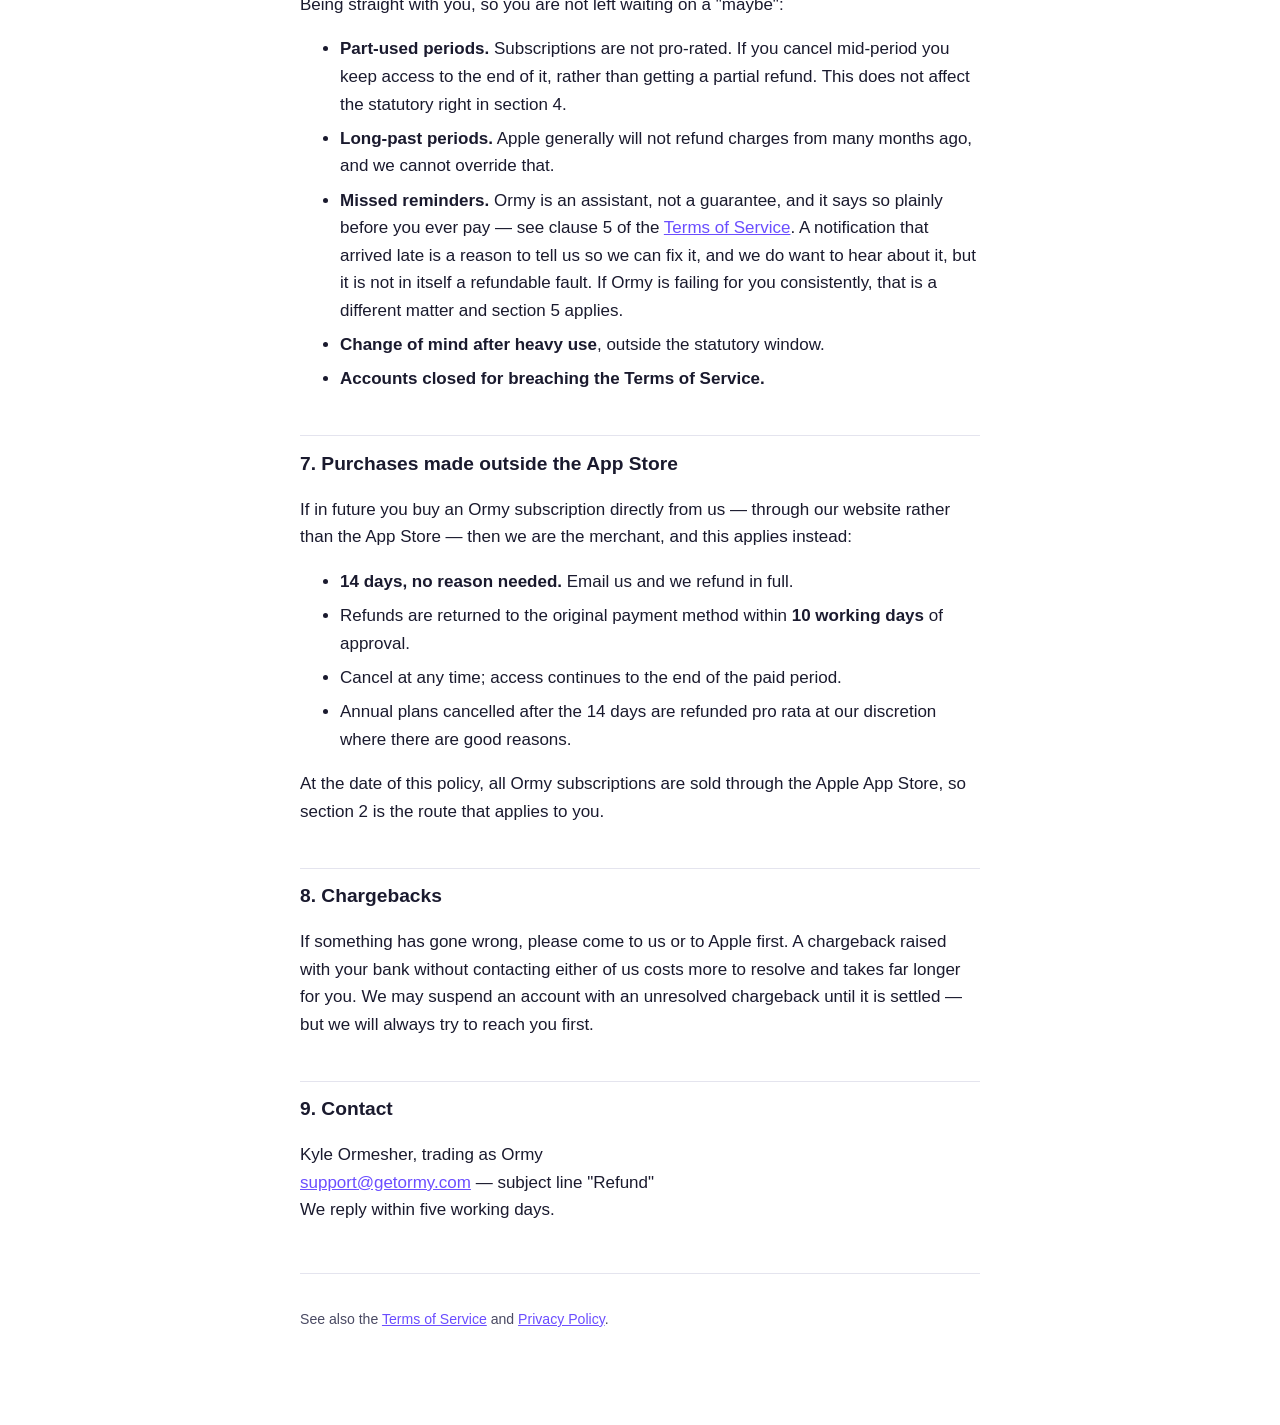
<file: refunds.html>
<!DOCTYPE html>
<html lang="en">
<head>
<meta charset="utf-8">
<meta name="viewport" content="width=device-width, initial-scale=1">
<title>Ormy — Refund &amp; Cancellation Policy</title>
<link rel="stylesheet" href="style.css">
</head>
<body>

<a class="back" href="index.html">← All legal documents</a>

<h1>Refund &amp; Cancellation Policy</h1>
<p class="updated">Ormy · Version 1.0 · Effective 6 August 2026</p>

<div class="summary">
  <h2>The short version</h2>
  <ul>
    <li><strong>Apple takes the money, so Apple gives it back.</strong> Request a refund at <a href="https://reportaproblem.apple.com">reportaproblem.apple.com</a>.</li>
    <li><strong>Charged after a trial you meant to cancel? Email us.</strong> We will back your request to Apple, and we do not make people justify it.</li>
    <li><strong>Cancelling</strong> is done in your device Settings, not in Ormy. Deleting the app does not cancel anything.</li>
    <li>UK and EU customers have a 14-day right to cancel. Section 4 explains exactly how it works for a subscription like this one.</li>
  </ul>
</div>

<h2>1. Why we cannot refund you directly</h2>

<p>Subscriptions bought inside the Ormy app are sold through the Apple App Store. Apple is the merchant of record: Apple takes your payment, Apple issues the receipt, and <strong>only Apple can reverse the charge</strong>. We never see your card details and we have no mechanism to refund you ourselves.</p>

<p>That is not us passing the buck. It is how in-app purchases work on iOS, and it is worth knowing because it means a refund request sent to us alone will be slower than one sent to Apple.</p>

<h2>2. How to get a refund from Apple</h2>

<ol>
  <li>Go to <a href="https://reportaproblem.apple.com"><strong>reportaproblem.apple.com</strong></a> and sign in with the Apple ID that made the purchase.</li>
  <li>Choose <strong>Request a refund</strong>.</li>
  <li>Pick a reason, select the Ormy charge, and submit.</li>
</ol>

<p>You can also do this on your device: <strong>Settings → your name → Media &amp; Purchases → View Account → Purchase History</strong>, then tap the charge.</p>

<p>Apple usually decides within 24 to 48 hours, and pays approved refunds back to your original payment method within about a week. The decision is Apple's, not ours.</p>

<h3>2.1 What we will do to help</h3>

<p>Email <a href="mailto:support@getormy.com">support@getormy.com</a> with the word "Refund" in the subject and tell us what happened. We will:</p>

<ul>
  <li>reply within <strong>five working days</strong>, usually much sooner;</li>
  <li>write to Apple in support of your request where we can;</li>
  <li>tell you honestly if we think Apple is unlikely to agree, rather than let you wait;</li>
  <li>cancel any further renewals from our side where that is possible.</li>
</ul>

<p>Please include the Apple receipt or order ID if you have it — it makes everything faster.</p>

<h2>3. Cancelling a subscription or trial</h2>

<div class="important">
  <p><strong>Deleting the Ormy app does not cancel your subscription. Deleting your Ormy account does not cancel it either.</strong> Cancellation happens through Apple, and if you skip that step you will keep being billed.</p>
</div>

<p>To cancel: <strong>Settings → your name → Subscriptions → Ormy → Cancel Subscription</strong>.</p>

<ul>
  <li>Cancelling stops the <em>next</em> charge. You keep full access until the end of the period you have already paid for.</li>
  <li><strong>During a free trial, cancel at least 24 hours before it ends.</strong> Apple can begin the renewal up to a day early, so leaving it to the final hours risks the charge going through. Ormy will send you a reminder before your trial ends — that is rather the point of the app.</li>
  <li>Cancelling during a trial keeps your access for the rest of the trial period.</li>
</ul>

<h2>4. Your legal right to cancel (UK and EU)</h2>

<p>If you are a consumer in the United Kingdom or the European Economic Area, you have a statutory right to cancel a distance contract within <strong>14 days</strong> of entering into it, without giving a reason. That right exists whatever any policy says, and this section explains how it applies here.</p>

<p><strong>How it works for a subscription.</strong> When you subscribe, you ask for the service to begin immediately. That does not remove your right to cancel within 14 days — but it does mean that if you cancel part-way through, we may keep an amount in proportion to the service you have already received. In practice, on a subscription this short, that amount is usually small or nil.</p>

<p><strong>How to use it.</strong> Because Apple is the merchant of record, Apple operates this right on our behalf: submit the request through <a href="https://reportaproblem.apple.com">reportaproblem.apple.com</a> and say that you are exercising your statutory right to cancel. You may also tell us by email at <a href="mailto:support@getormy.com">support@getormy.com</a>, using any clear statement — there is no form to fill in — and we will support the request with Apple.</p>

<p><strong>If Apple refuses a request you are legally entitled to</strong>, tell us. We will take it up on your behalf, and where Apple will not resolve it we will make it right ourselves by other means.</p>

<p>Nothing in this policy limits your rights under the Consumer Rights Act 2015 or your equivalent national law, including your right to a repair, replacement, price reduction or refund where digital content is faulty, not as described, or not fit for purpose.</p>

<h2>5. Where we will always back a refund request</h2>

<p>We would rather have a fair reputation than an extra month's fee. We will support your request to Apple in every one of these cases:</p>

<ul>
  <li><strong>You were charged after a trial you meant to cancel</strong>, and you have barely used the app since. This is the most common request we get and we do not argue about it.</li>
  <li><strong>You were charged twice</strong>, or charged for something you did not buy.</li>
  <li><strong>A bug on our side meant the paid features did not work</strong> and we could not fix it for you.</li>
  <li><strong>You bought the wrong plan</strong> and tell us within a few days.</li>
  <li><strong>Someone else used your device or Apple ID</strong> to make the purchase without your permission.</li>
</ul>

<h2>6. Where a refund is unlikely</h2>

<p>Being straight with you, so you are not left waiting on a "maybe":</p>

<ul>
  <li><strong>Part-used periods.</strong> Subscriptions are not pro-rated. If you cancel mid-period you keep access to the end of it, rather than getting a partial refund. This does not affect the statutory right in section 4.</li>
  <li><strong>Long-past periods.</strong> Apple generally will not refund charges from many months ago, and we cannot override that.</li>
  <li><strong>Missed reminders.</strong> Ormy is an assistant, not a guarantee, and it says so plainly before you ever pay — see clause 5 of the <a href="terms.html">Terms of Service</a>. A notification that arrived late is a reason to tell us so we can fix it, and we do want to hear about it, but it is not in itself a refundable fault. If Ormy is failing for you consistently, that is a different matter and section 5 applies.</li>
  <li><strong>Change of mind after heavy use</strong>, outside the statutory window.</li>
  <li><strong>Accounts closed for breaching the Terms of Service.</strong></li>
</ul>

<h2>7. Purchases made outside the App Store</h2>

<p>If in future you buy an Ormy subscription directly from us — through our website rather than the App Store — then we are the merchant, and this applies instead:</p>

<ul>
  <li><strong>14 days, no reason needed.</strong> Email us and we refund in full.</li>
  <li>Refunds are returned to the original payment method within <strong>10 working days</strong> of approval.</li>
  <li>Cancel at any time; access continues to the end of the paid period.</li>
  <li>Annual plans cancelled after the 14 days are refunded pro rata at our discretion where there are good reasons.</li>
</ul>

<p>At the date of this policy, all Ormy subscriptions are sold through the Apple App Store, so section 2 is the route that applies to you.</p>

<h2>8. Chargebacks</h2>

<p>If something has gone wrong, please come to us or to Apple first. A chargeback raised with your bank without contacting either of us costs more to resolve and takes far longer for you. We may suspend an account with an unresolved chargeback until it is settled — but we will always try to reach you first.</p>

<h2>9. Contact</h2>

<p>Kyle Ormesher, trading as Ormy<br>
<a href="mailto:support@getormy.com">support@getormy.com</a> — subject line "Refund"<br>
We reply within five working days.</p>

<footer>
  <p>See also the <a href="terms.html">Terms of Service</a> and <a href="privacy.html">Privacy Policy</a>.</p>
</footer>

</body>
</html>
</file>
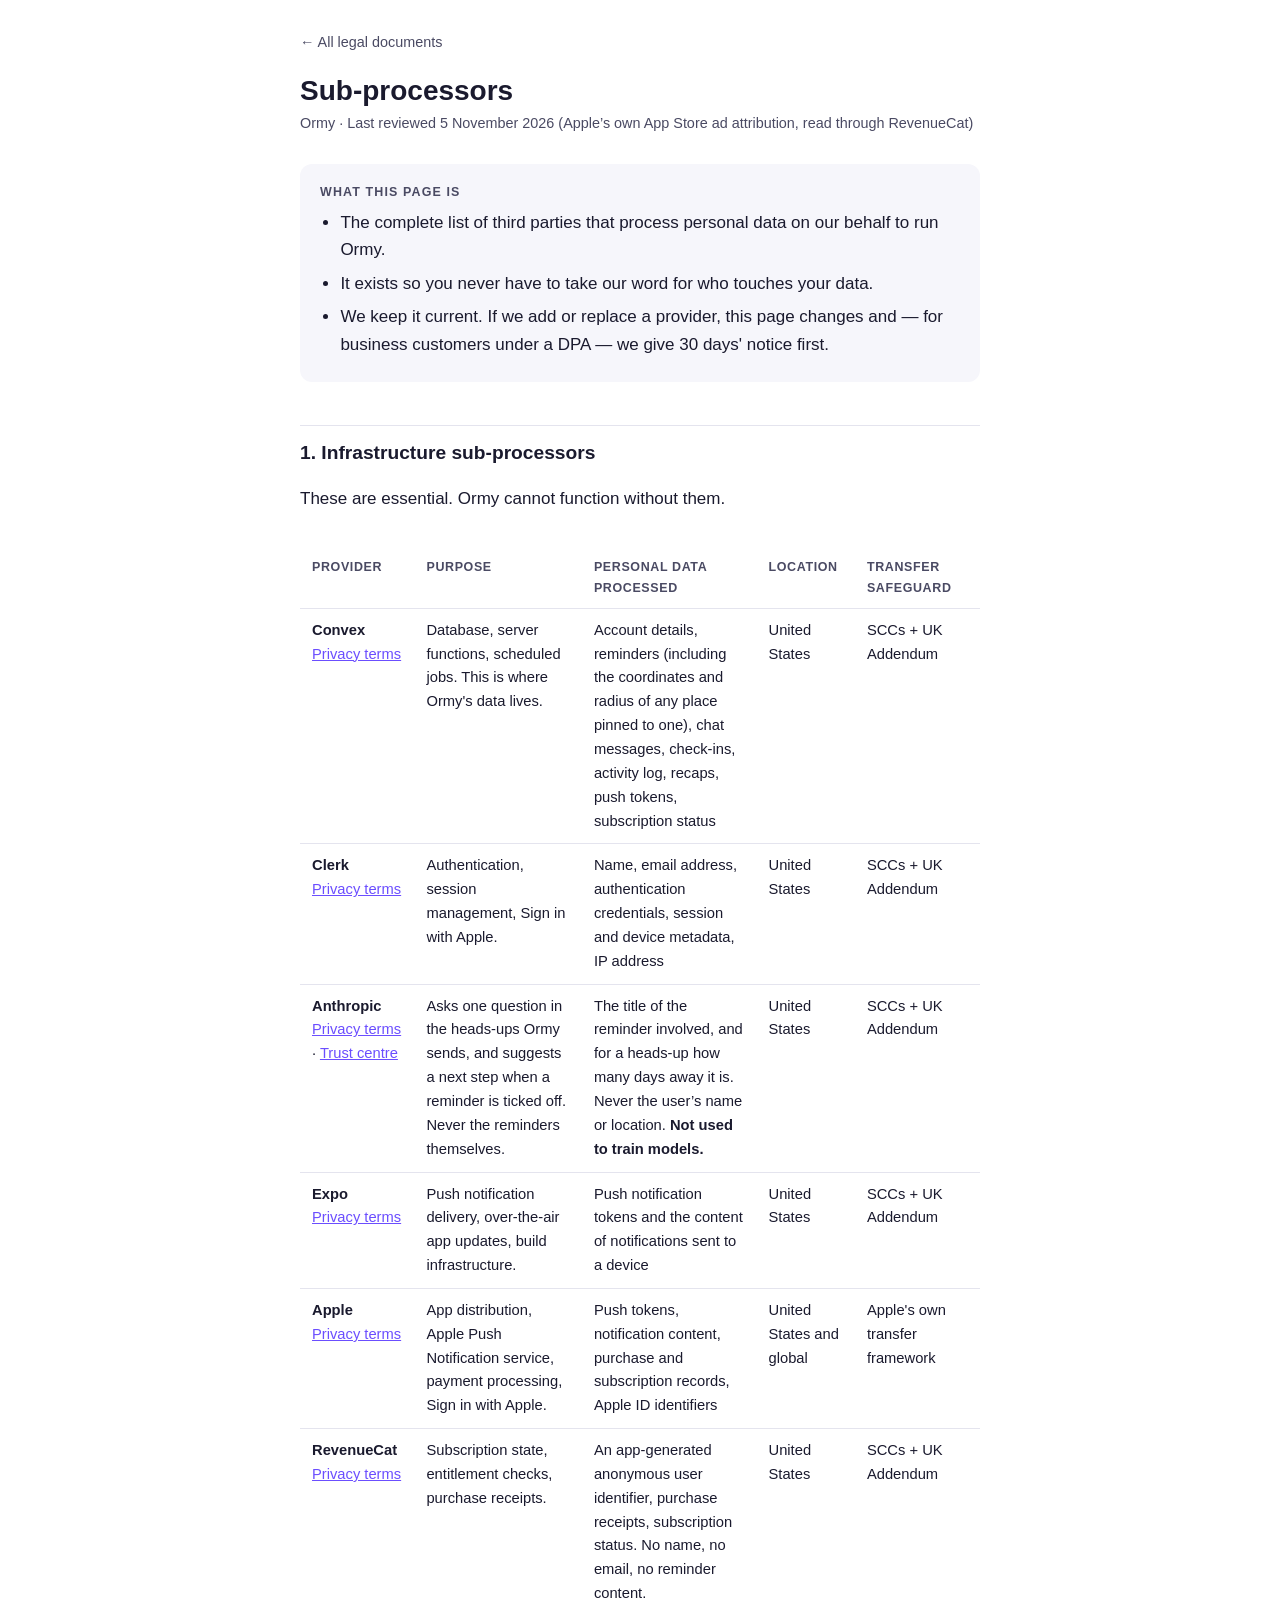
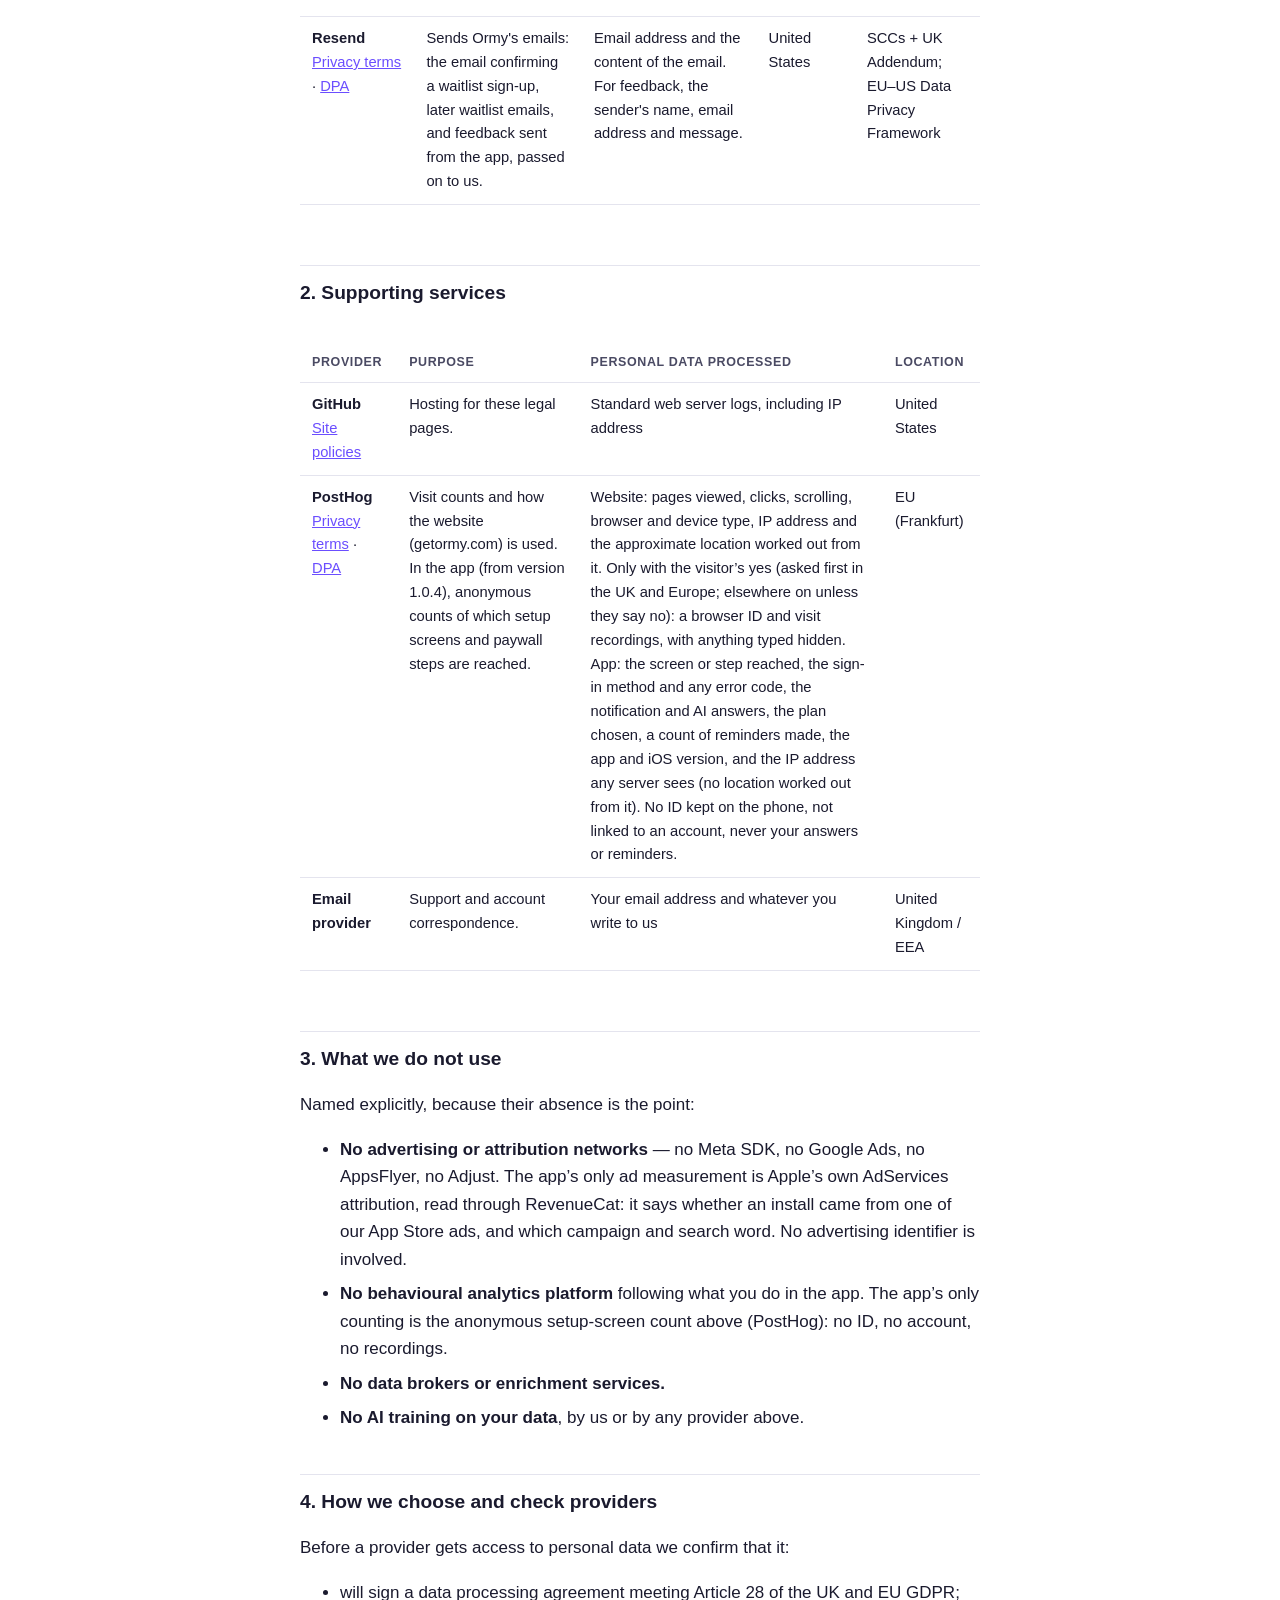
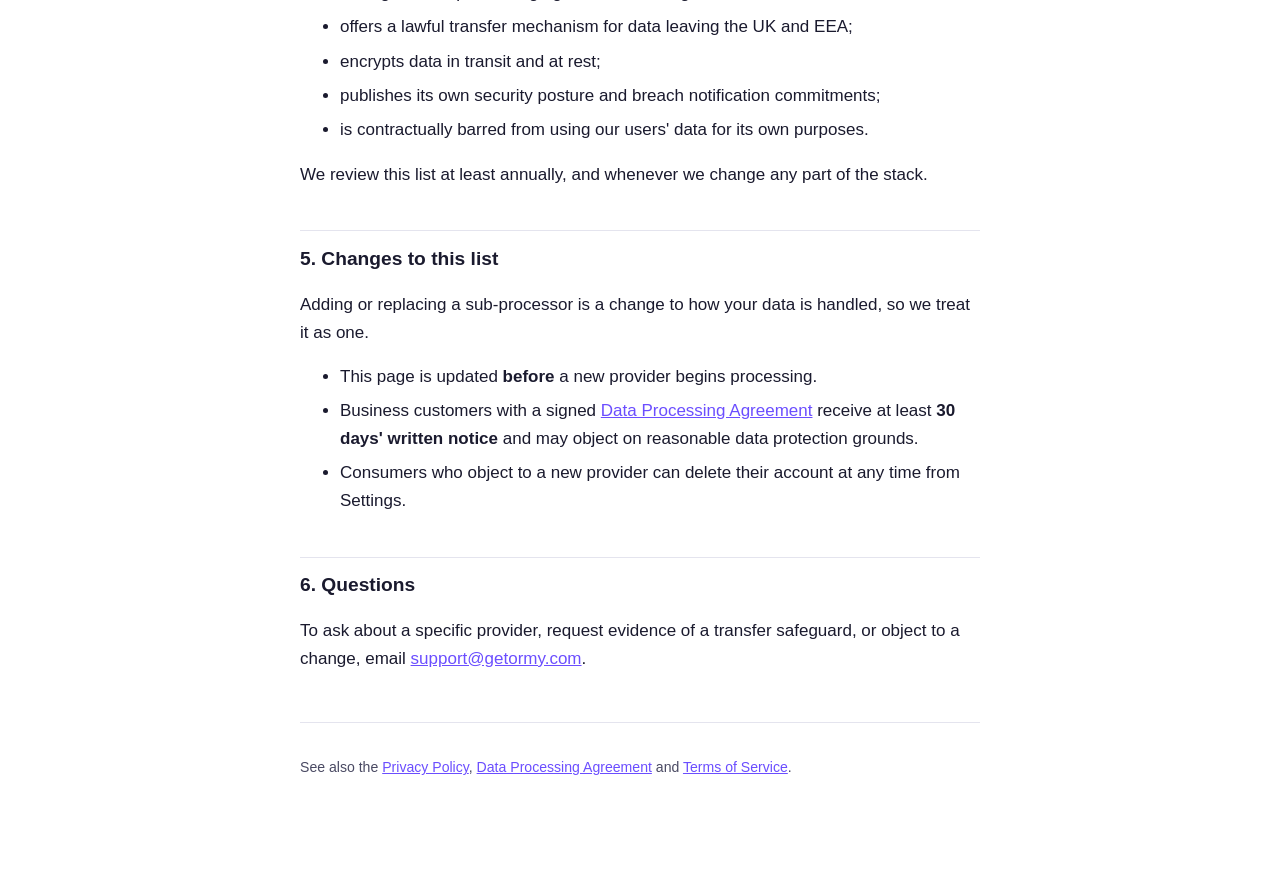
<file: subprocessors.html>
<!DOCTYPE html>
<html lang="en">
<head>
<meta charset="utf-8">
<meta name="viewport" content="width=device-width, initial-scale=1">
<title>Ormy — Sub-processors</title>
<link rel="stylesheet" href="style.css">
</head>
<body>

<a class="back" href="index.html">← All legal documents</a>

<h1>Sub-processors</h1>
<p class="updated">Ormy · Last reviewed 5 November 2026 (Apple&rsquo;s own App Store ad attribution, read through RevenueCat)</p>

<div class="summary">
  <h2>What this page is</h2>
  <ul>
    <li>The complete list of third parties that process personal data on our behalf to run Ormy.</li>
    <li>It exists so you never have to take our word for who touches your data.</li>
    <li>We keep it current. If we add or replace a provider, this page changes and — for business customers under a DPA — we give 30 days' notice first.</li>
  </ul>
</div>

<h2>1. Infrastructure sub-processors</h2>

<p>These are essential. Ormy cannot function without them.</p>

<div class="table-wrap">
<table>
  <thead>
    <tr><th>Provider</th><th>Purpose</th><th>Personal data processed</th><th>Location</th><th>Transfer safeguard</th></tr>
  </thead>
  <tbody>
    <tr>
      <td><strong>Convex</strong><br><a href="https://www.convex.dev/legal/privacy">Privacy terms</a></td>
      <td>Database, server functions, scheduled jobs. This is where Ormy's data lives.</td>
      <td>Account details, reminders (including the coordinates and radius of any place pinned to one), chat messages, check-ins, activity log, recaps, push tokens, subscription status</td>
      <td>United States</td>
      <td>SCCs + UK Addendum</td>
    </tr>
    <tr>
      <td><strong>Clerk</strong><br><a href="https://clerk.com/legal/privacy-policy">Privacy terms</a></td>
      <td>Authentication, session management, Sign in with Apple.</td>
      <td>Name, email address, authentication credentials, session and device metadata, IP address</td>
      <td>United States</td>
      <td>SCCs + UK Addendum</td>
    </tr>
    <tr>
      <td><strong>Anthropic</strong><br><a href="https://www.anthropic.com/legal/privacy">Privacy terms</a> · <a href="https://trust.anthropic.com">Trust centre</a></td>
      <td>Asks one question in the heads-ups Ormy sends, and suggests a next step when a reminder is ticked off. Never the reminders themselves.</td>
      <td>The title of the reminder involved, and for a heads-up how many days away it is. Never the user&rsquo;s name or location. <strong>Not used to train models.</strong></td>
      <td>United States</td>
      <td>SCCs + UK Addendum</td>
    </tr>
    <tr>
      <td><strong>Expo</strong><br><a href="https://expo.dev/privacy">Privacy terms</a></td>
      <td>Push notification delivery, over-the-air app updates, build infrastructure.</td>
      <td>Push notification tokens and the content of notifications sent to a device</td>
      <td>United States</td>
      <td>SCCs + UK Addendum</td>
    </tr>
    <tr>
      <td><strong>Apple</strong><br><a href="https://www.apple.com/legal/privacy/">Privacy terms</a></td>
      <td>App distribution, Apple Push Notification service, payment processing, Sign in with Apple.</td>
      <td>Push tokens, notification content, purchase and subscription records, Apple ID identifiers</td>
      <td>United States and global</td>
      <td>Apple's own transfer framework</td>
    </tr>
    <tr>
      <td><strong>RevenueCat</strong><br><a href="https://www.revenuecat.com/privacy/">Privacy terms</a></td>
      <td>Subscription state, entitlement checks, purchase receipts.</td>
      <td>An app-generated anonymous user identifier, purchase receipts, subscription status. No name, no email, no reminder content.</td>
      <td>United States</td>
      <td>SCCs + UK Addendum</td>
    </tr>
    <tr>
      <td><strong>Resend</strong><br><a href="https://resend.com/legal/privacy-policy">Privacy terms</a> · <a href="https://resend.com/legal/dpa">DPA</a></td>
      <td>Sends Ormy's emails: the email confirming a waitlist sign-up, later waitlist emails, and feedback sent from the app, passed on to us.</td>
      <td>Email address and the content of the email. For feedback, the sender's name, email address and message.</td>
      <td>United States</td>
      <td>SCCs + UK Addendum; EU–US Data Privacy Framework</td>
    </tr>
  </tbody>
</table>
</div>

<h2>2. Supporting services</h2>

<div class="table-wrap">
<table>
  <thead><tr><th>Provider</th><th>Purpose</th><th>Personal data processed</th><th>Location</th></tr></thead>
  <tbody>
    <tr>
      <td><strong>GitHub</strong><br><a href="https://docs.github.com/site-policy">Site policies</a></td>
      <td>Hosting for these legal pages.</td>
      <td>Standard web server logs, including IP address</td>
      <td>United States</td>
    </tr>
    <tr>
      <td><strong>PostHog</strong><br><a href="https://posthog.com/privacy">Privacy terms</a> · <a href="https://posthog.com/dpa">DPA</a></td>
      <td>Visit counts and how the website (getormy.com) is used. In the app (from version 1.0.4), anonymous counts of which setup screens and paywall steps are reached.</td>
      <td>Website: pages viewed, clicks, scrolling, browser and device type, IP address and the approximate location worked out from it. Only with the visitor&rsquo;s yes (asked first in the UK and Europe; elsewhere on unless they say no): a browser ID and visit recordings, with anything typed hidden. App: the screen or step reached, the sign-in method and any error code, the notification and AI answers, the plan chosen, a count of reminders made, the app and iOS version, and the IP address any server sees (no location worked out from it). No ID kept on the phone, not linked to an account, never your answers or reminders.</td>
      <td>EU (Frankfurt)</td>
    </tr>
    <tr>
      <td><strong>Email provider</strong></td>
      <td>Support and account correspondence.</td>
      <td>Your email address and whatever you write to us</td>
      <td>United Kingdom / EEA</td>
    </tr>
  </tbody>
</table>
</div>

<h2>3. What we do not use</h2>

<p>Named explicitly, because their absence is the point:</p>

<ul>
  <li><strong>No advertising or attribution networks</strong> — no Meta SDK, no Google Ads, no AppsFlyer, no Adjust. The app&rsquo;s only ad measurement is Apple&rsquo;s own AdServices attribution, read through RevenueCat: it says whether an install came from one of our App Store ads, and which campaign and search word. No advertising identifier is involved.</li>
  <li><strong>No behavioural analytics platform</strong> following what you do in the app. The app&rsquo;s only counting is the anonymous setup-screen count above (PostHog): no ID, no account, no recordings.</li>
  <li><strong>No data brokers or enrichment services.</strong></li>
  <li><strong>No AI training on your data</strong>, by us or by any provider above.</li>
</ul>

<h2>4. How we choose and check providers</h2>

<p>Before a provider gets access to personal data we confirm that it:</p>

<ul>
  <li>will sign a data processing agreement meeting Article 28 of the UK and EU GDPR;</li>
  <li>offers a lawful transfer mechanism for data leaving the UK and EEA;</li>
  <li>encrypts data in transit and at rest;</li>
  <li>publishes its own security posture and breach notification commitments;</li>
  <li>is contractually barred from using our users' data for its own purposes.</li>
</ul>

<p>We review this list at least annually, and whenever we change any part of the stack.</p>

<h2>5. Changes to this list</h2>

<p>Adding or replacing a sub-processor is a change to how your data is handled, so we treat it as one.</p>

<ul>
  <li>This page is updated <strong>before</strong> a new provider begins processing.</li>
  <li>Business customers with a signed <a href="dpa.html">Data Processing Agreement</a> receive at least <strong>30 days' written notice</strong> and may object on reasonable data protection grounds.</li>
  <li>Consumers who object to a new provider can delete their account at any time from Settings.</li>
</ul>

<h2>6. Questions</h2>

<p>To ask about a specific provider, request evidence of a transfer safeguard, or object to a change, email <a href="mailto:support@getormy.com">support@getormy.com</a>.</p>

<footer>
  <p>See also the <a href="privacy.html">Privacy Policy</a>, <a href="dpa.html">Data Processing Agreement</a> and <a href="terms.html">Terms of Service</a>.</p>
</footer>

</body>
</html>
</file>
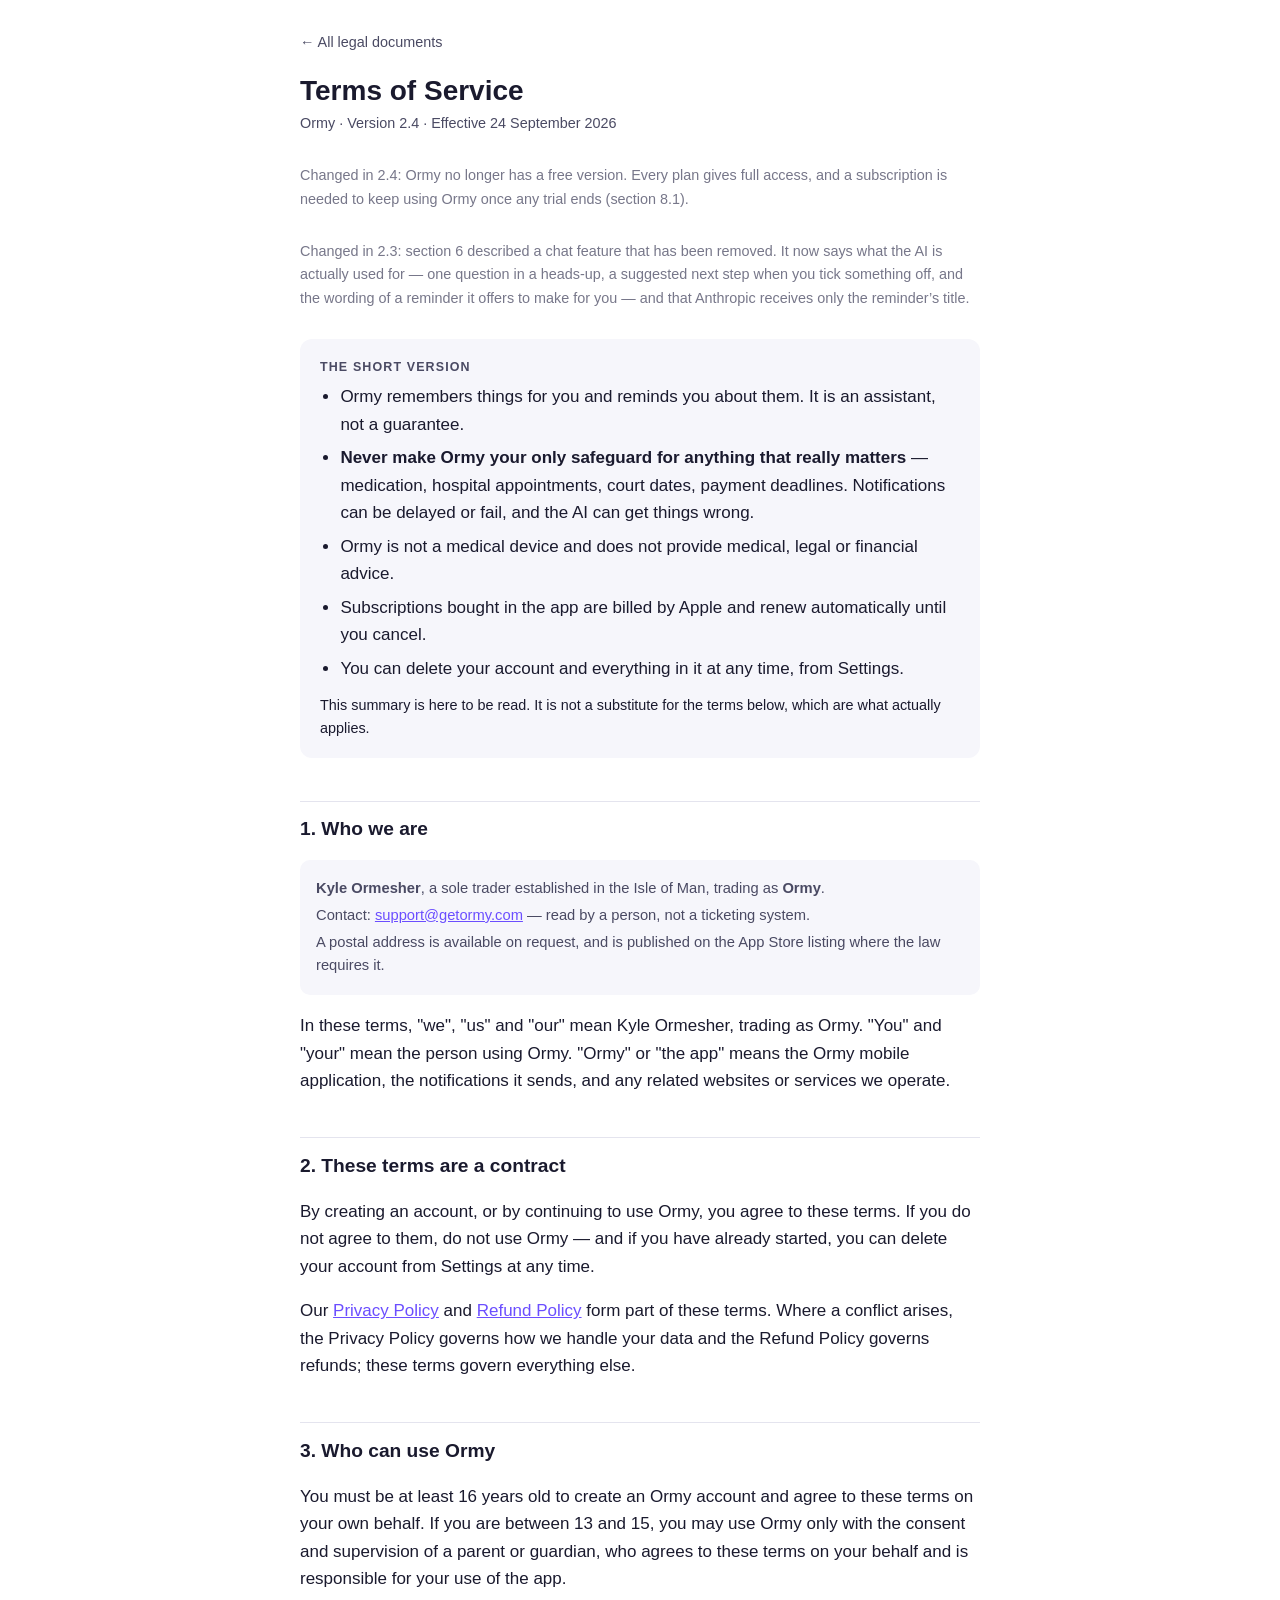
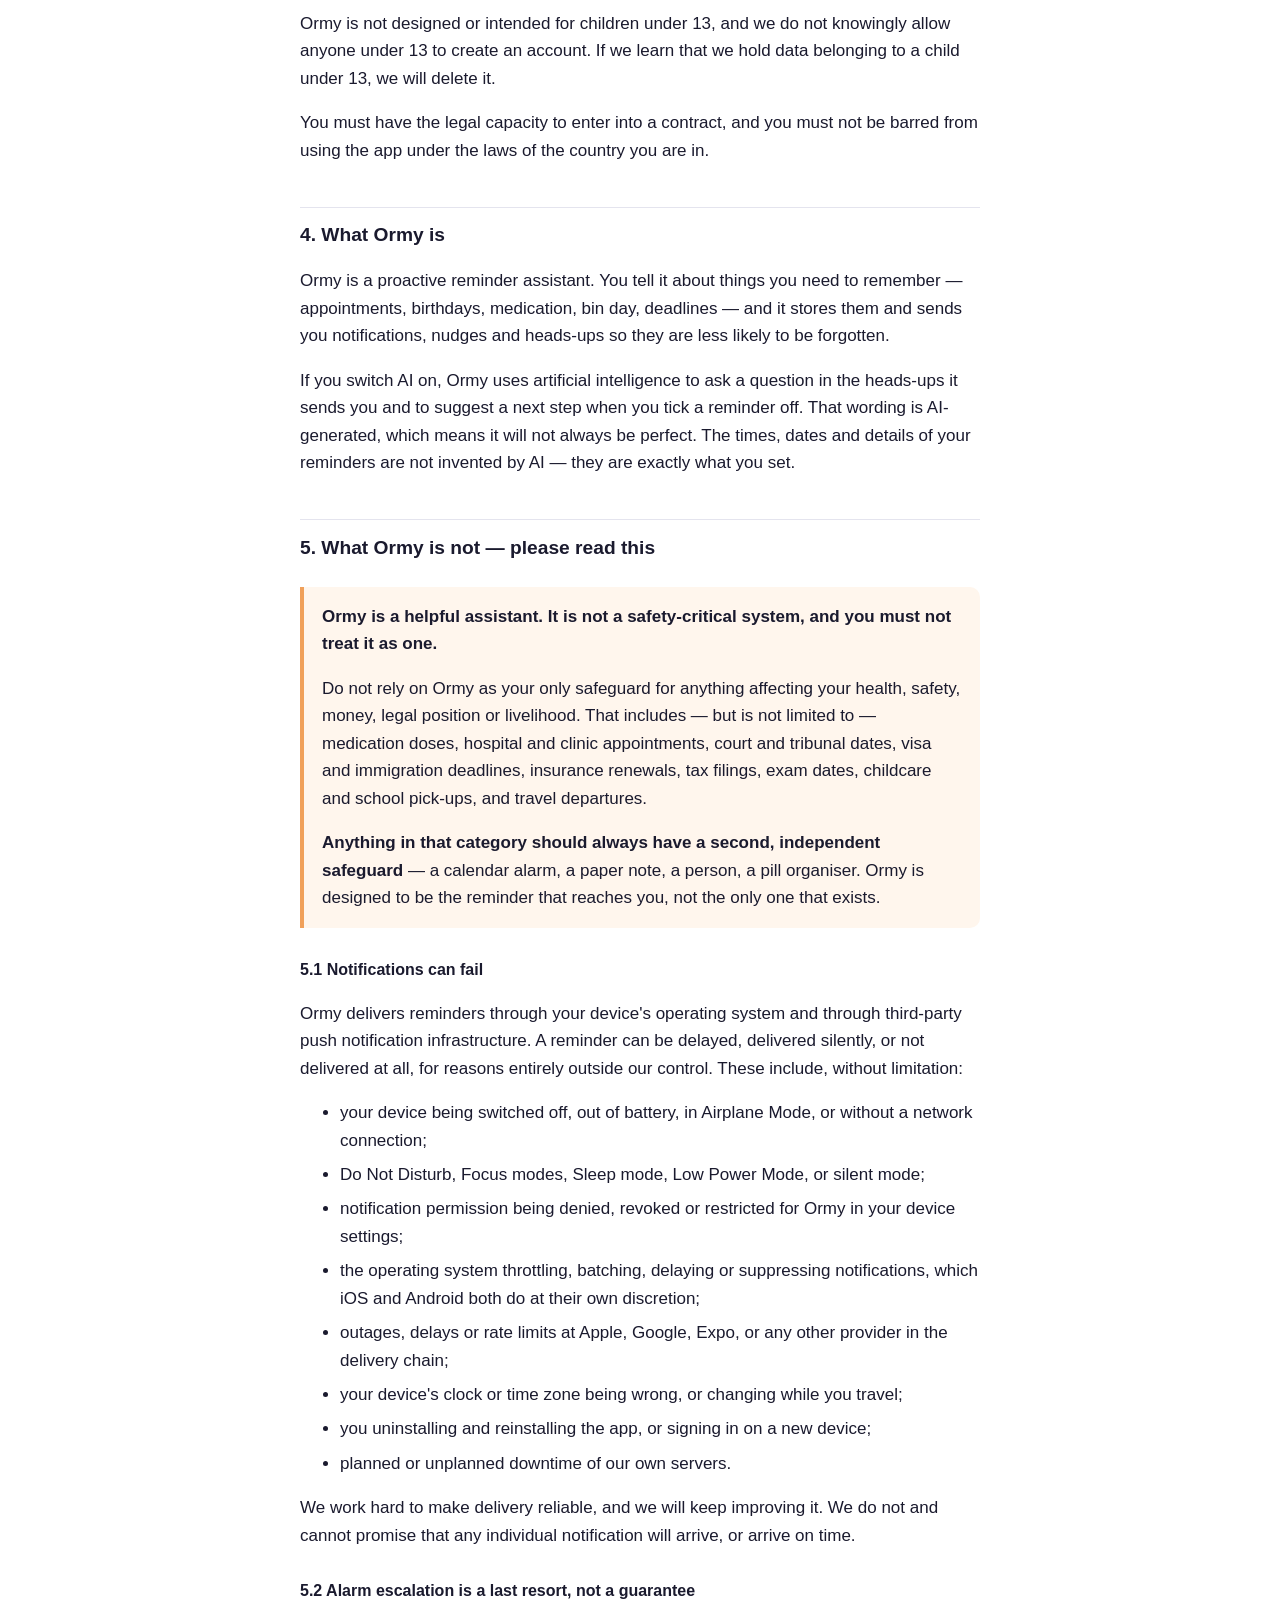
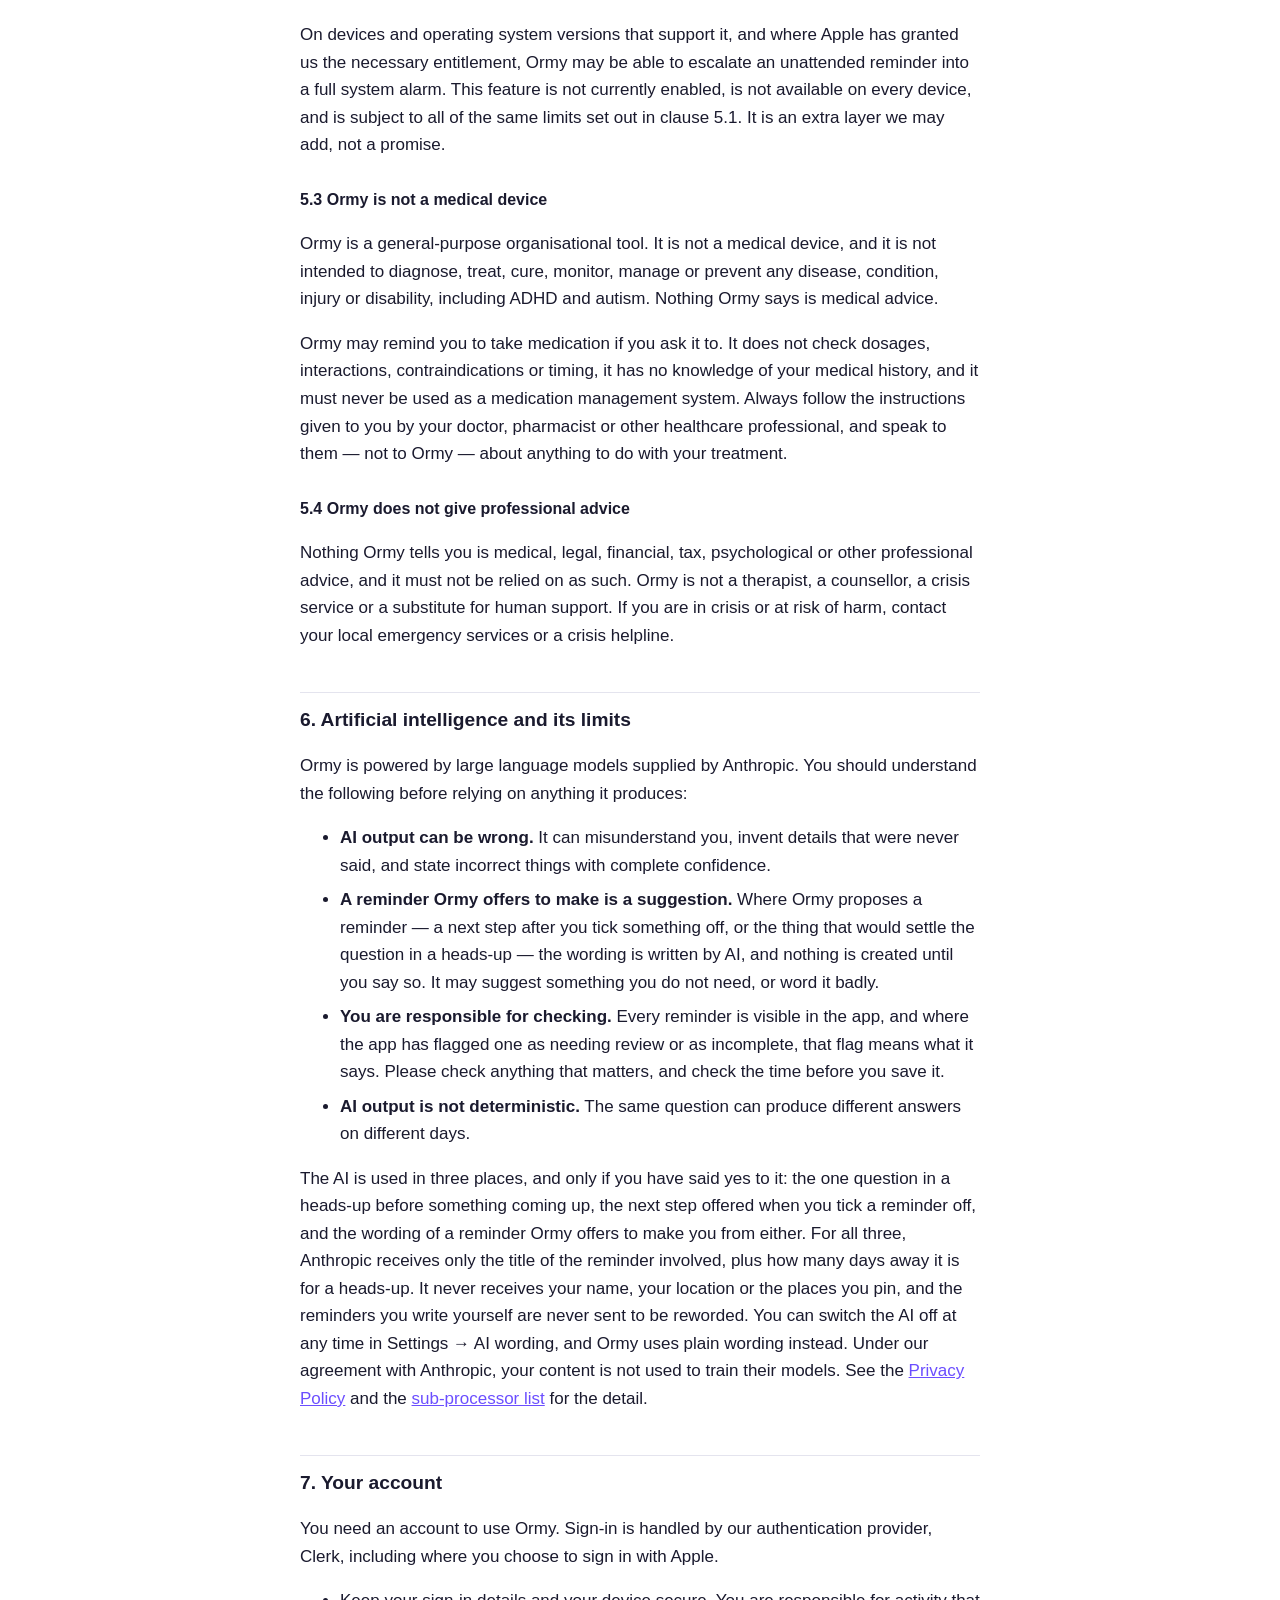
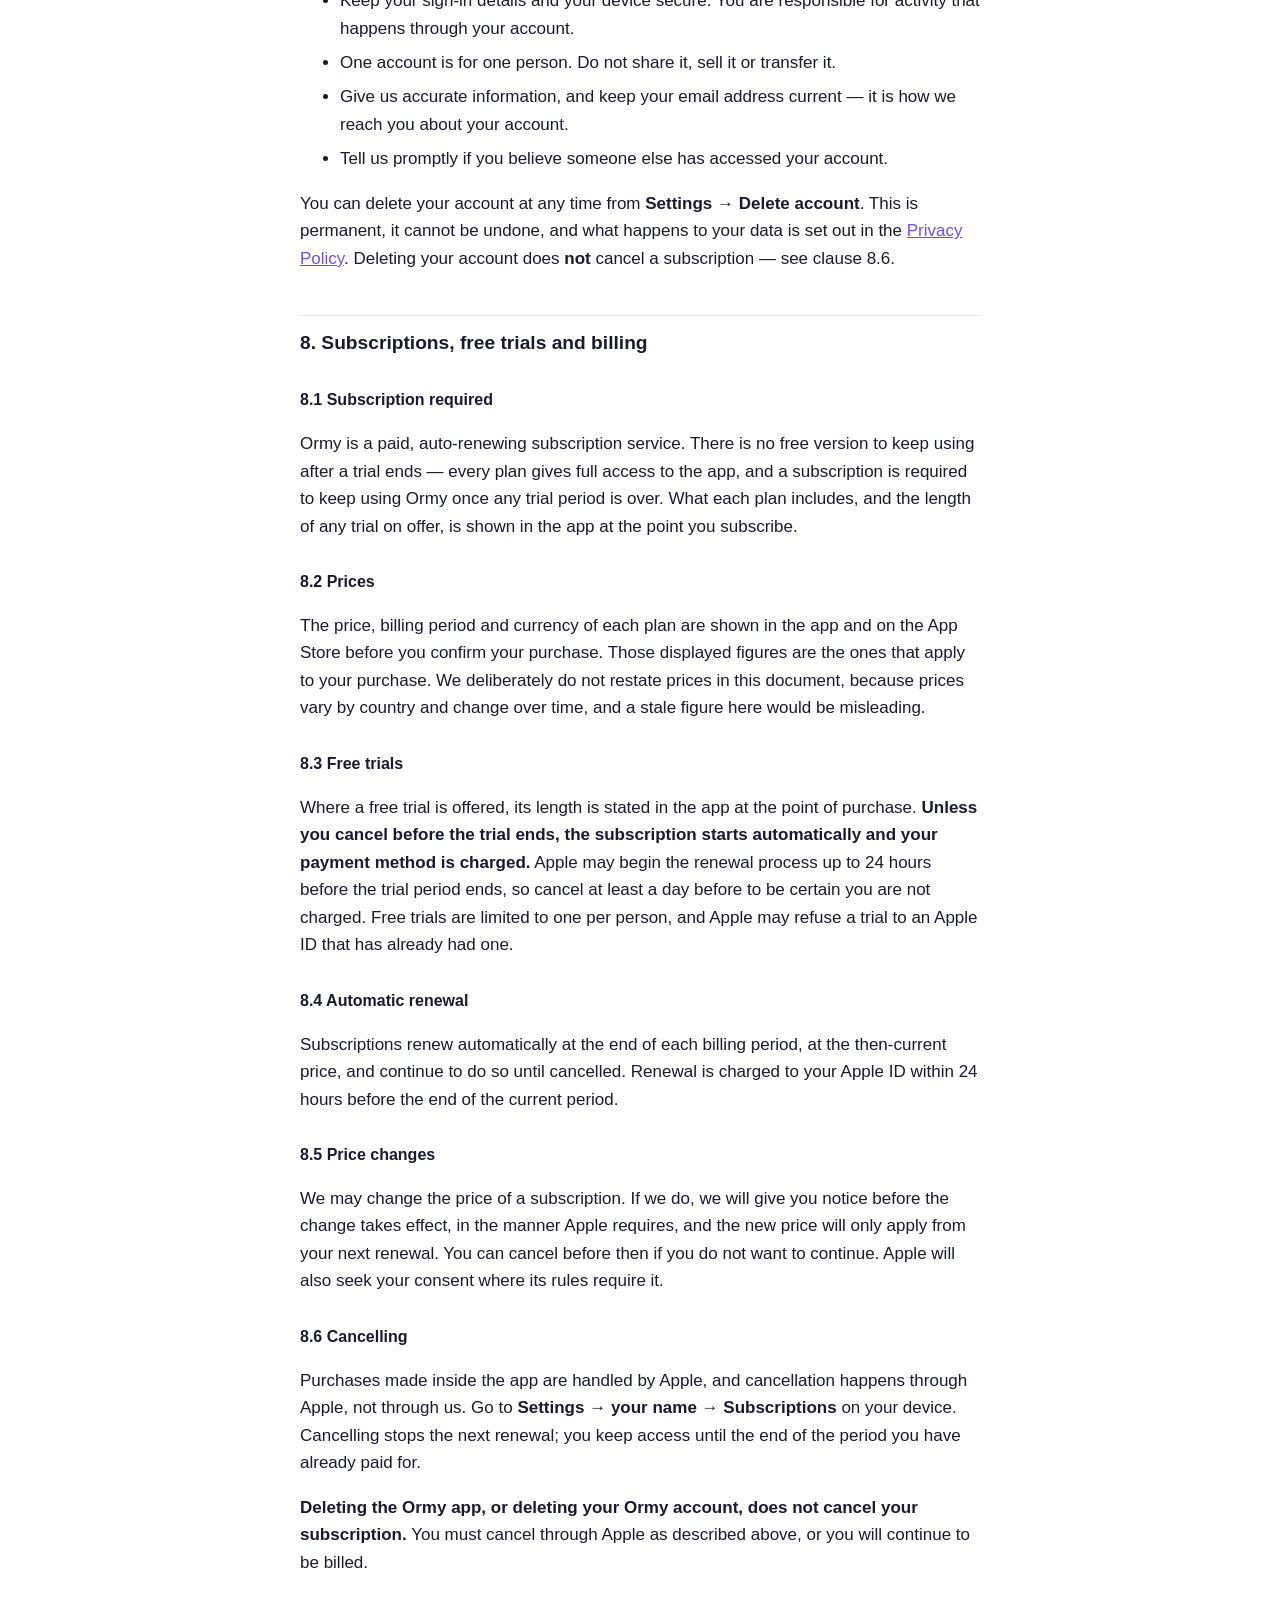
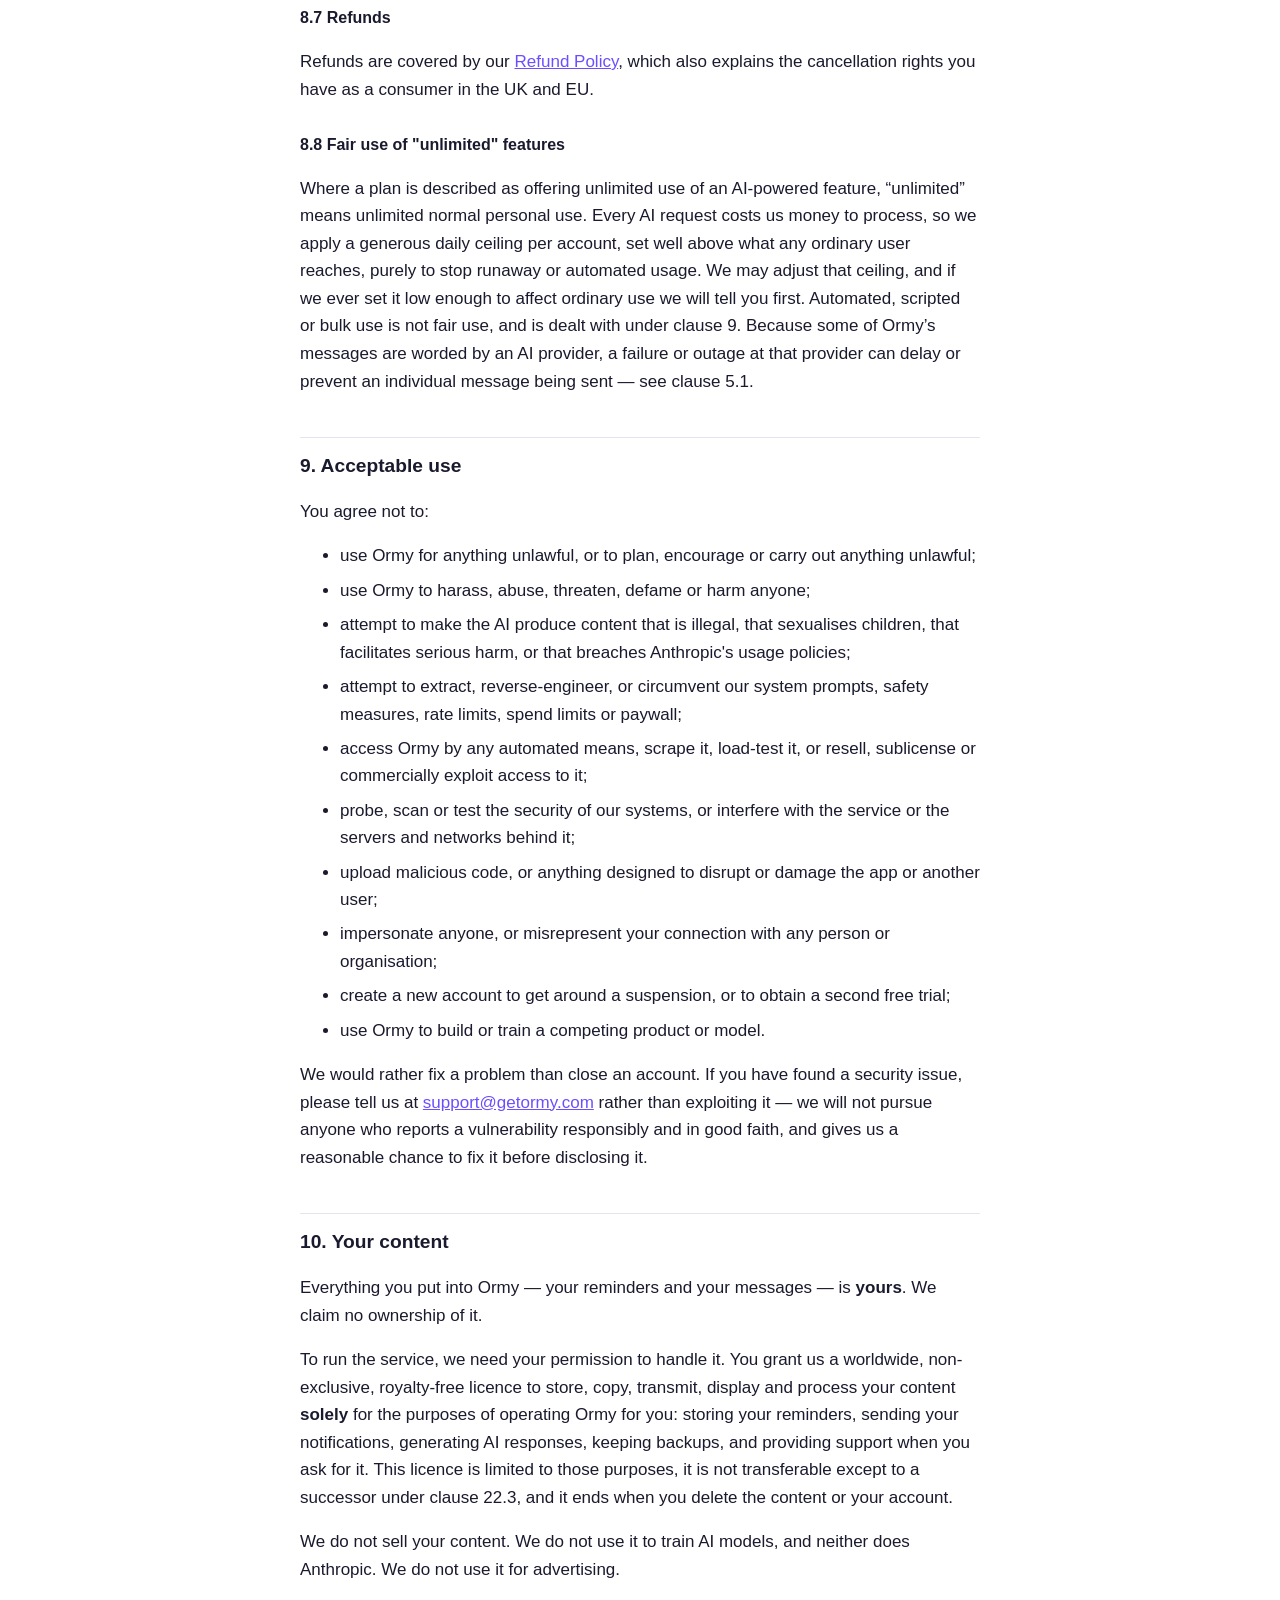
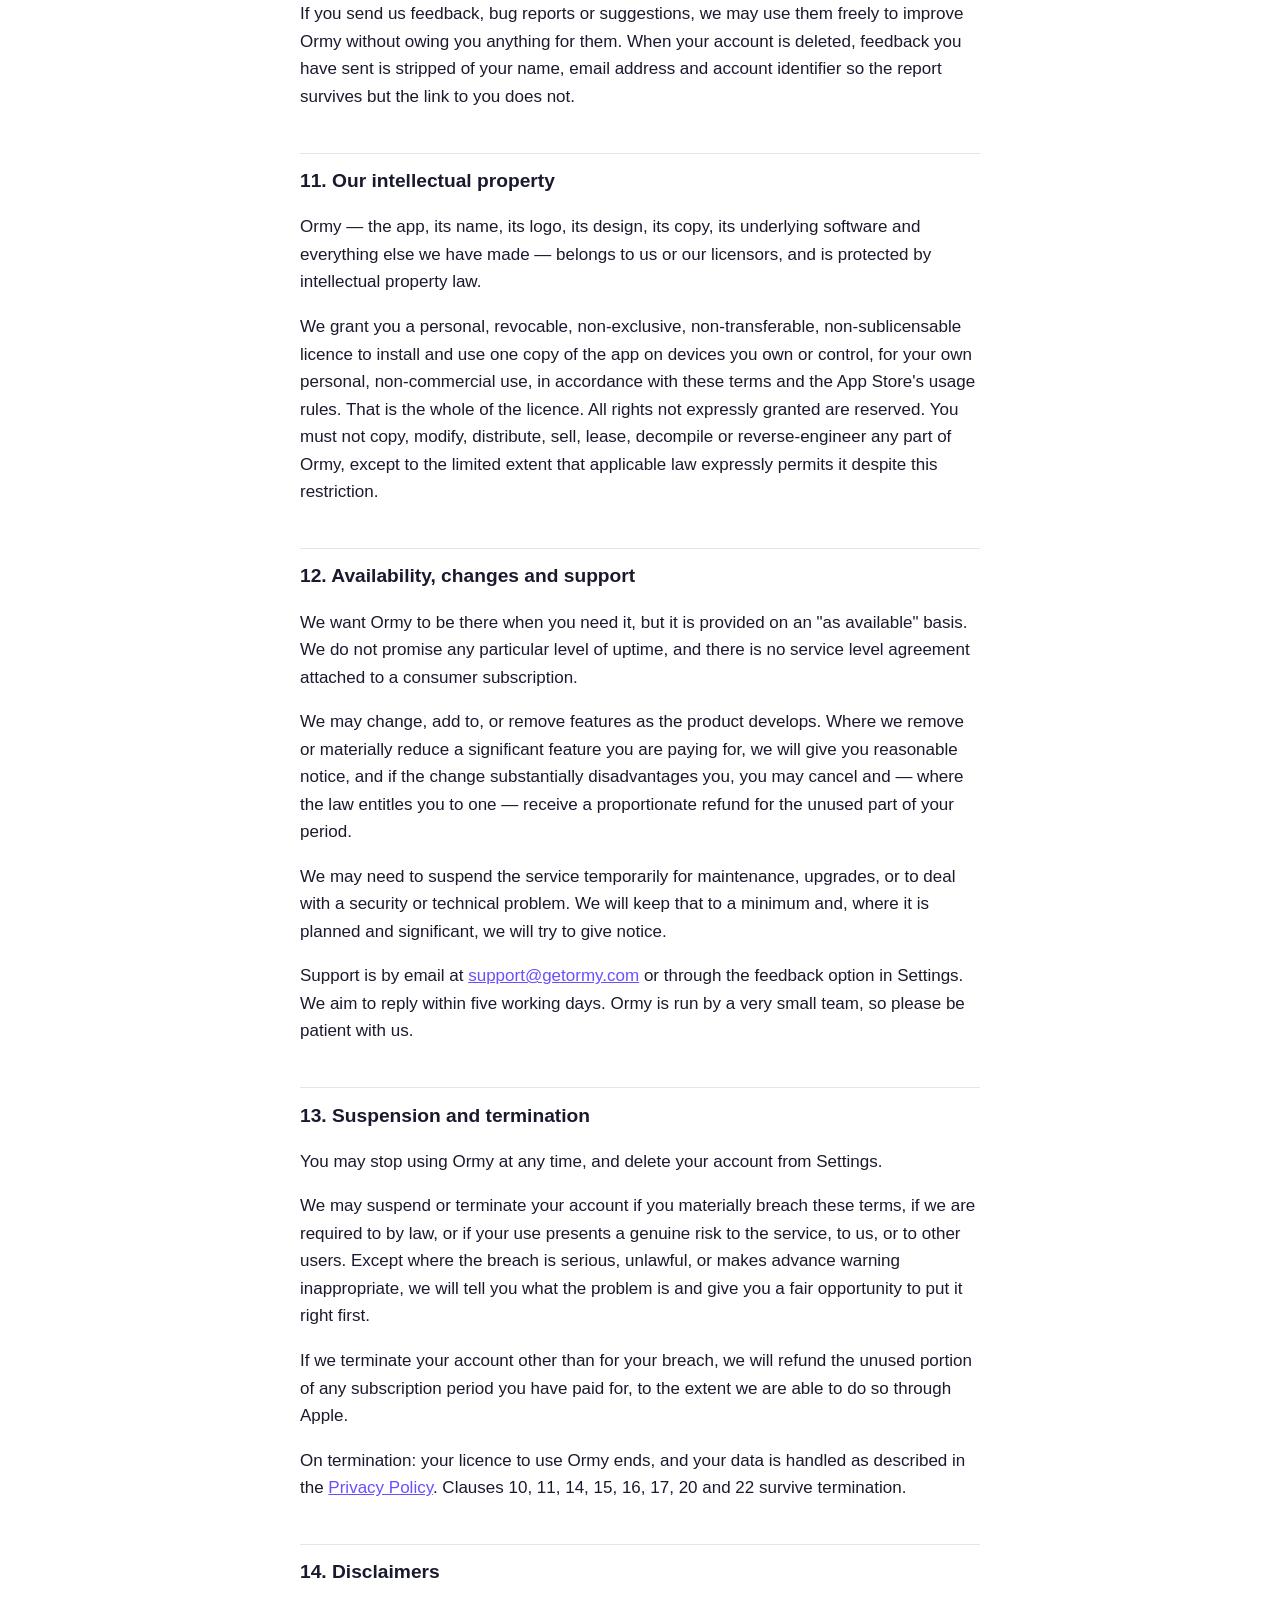
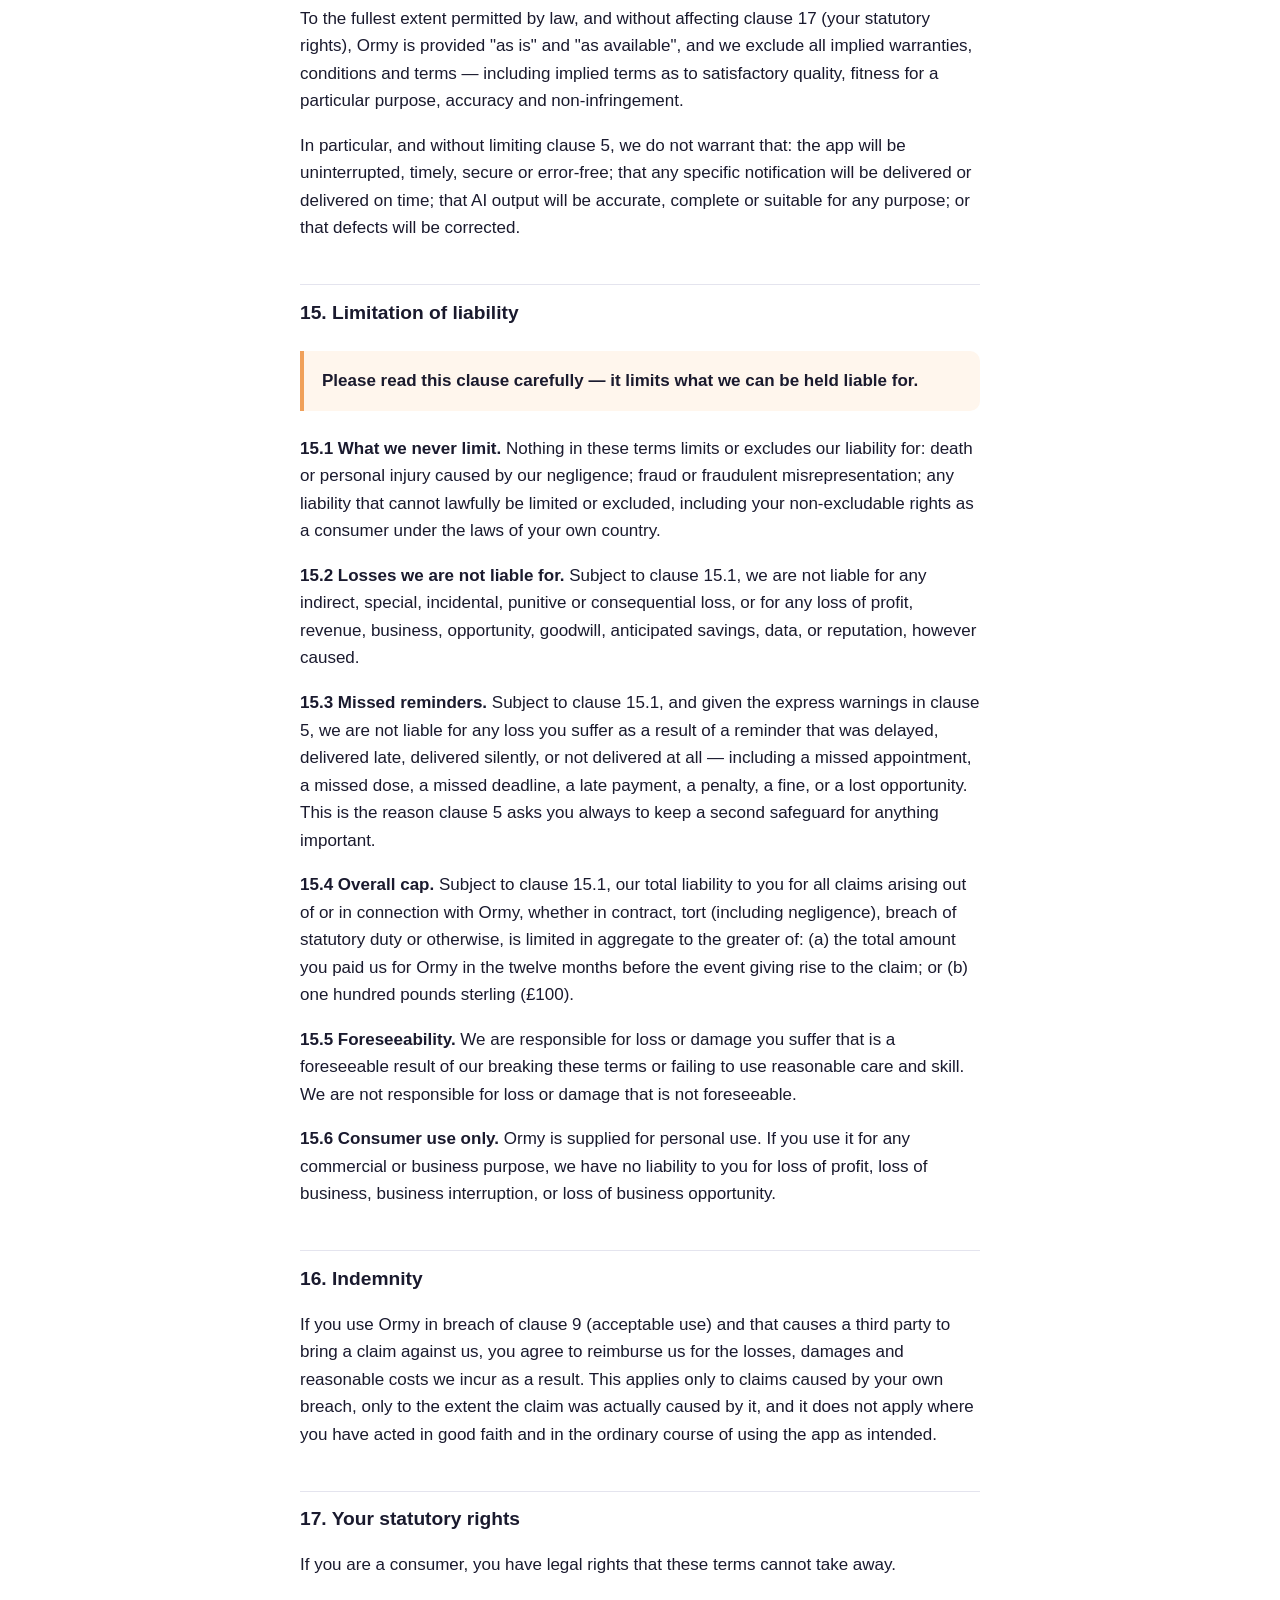
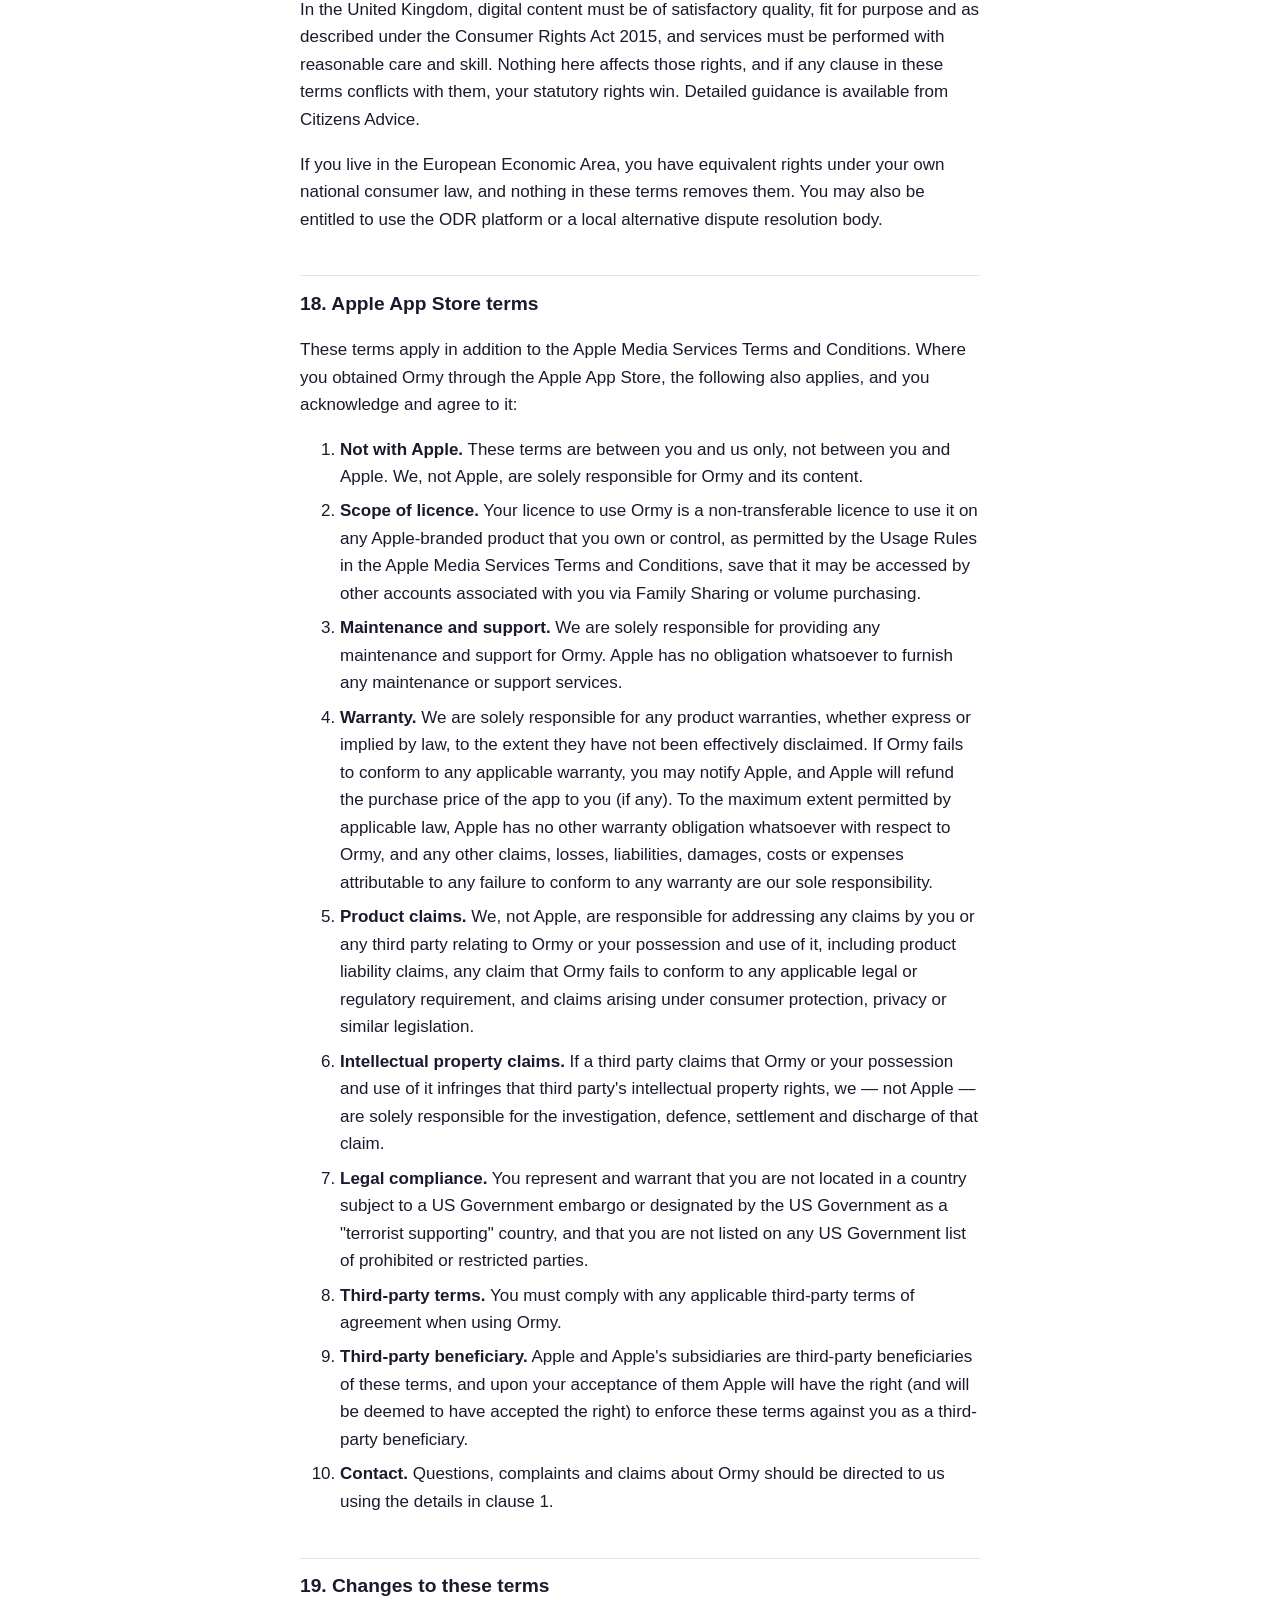
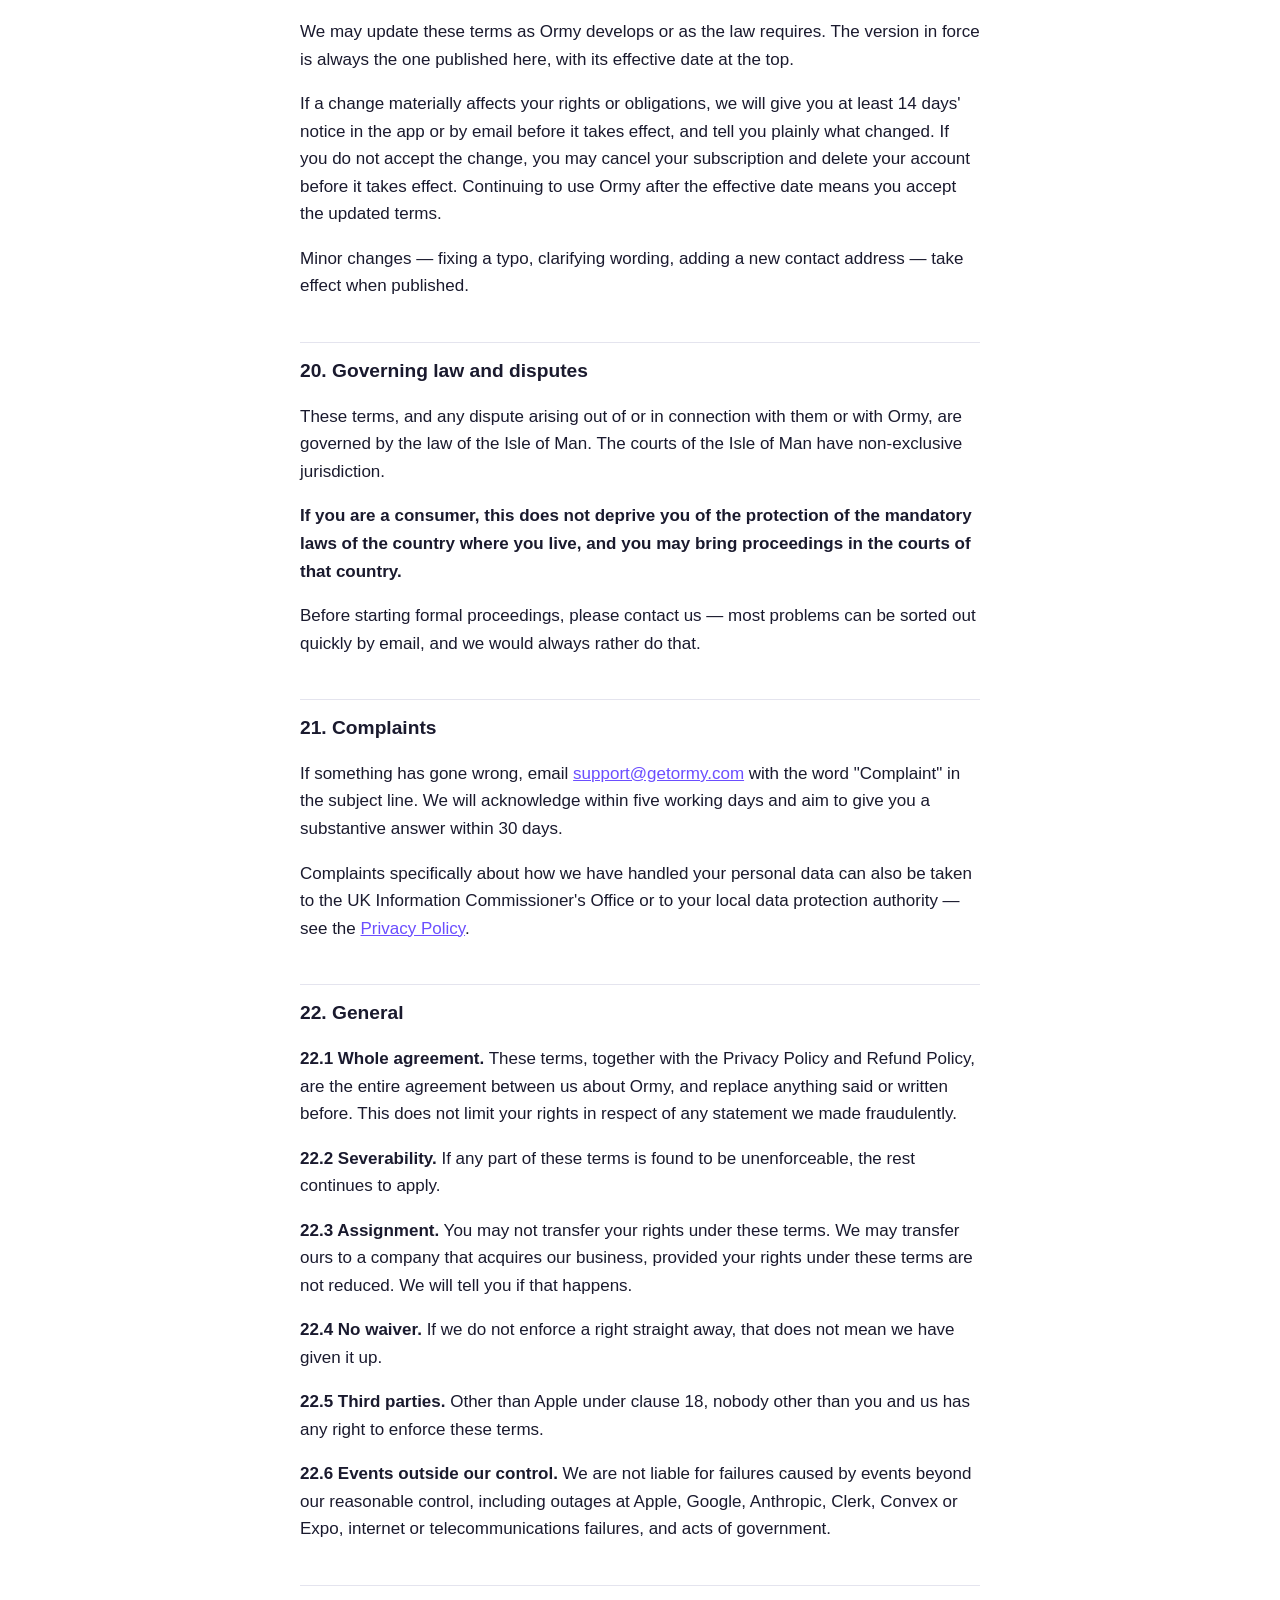
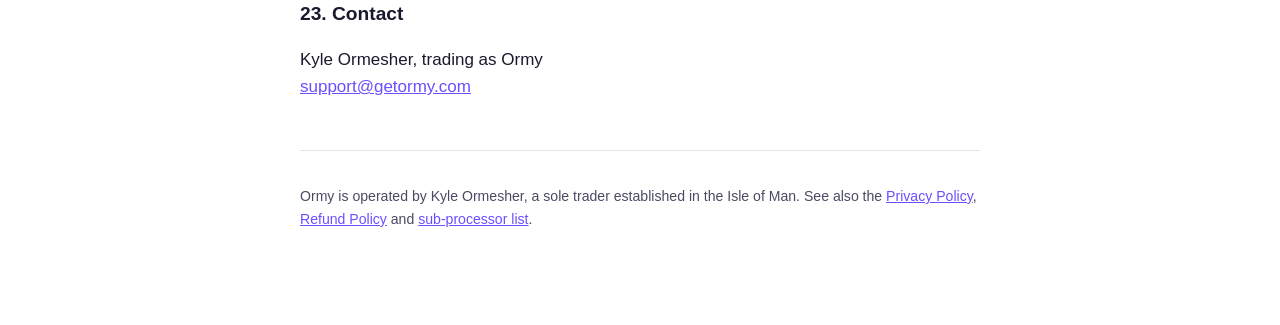
<file: terms.html>
<!DOCTYPE html>
<html lang="en">
<head>
<meta charset="utf-8">
<meta name="viewport" content="width=device-width, initial-scale=1">
<title>Ormy — Terms of Service</title>
<link rel="stylesheet" href="style.css">
</head>
<body>

<a class="back" href="index.html">← All legal documents</a>

<h1>Terms of Service</h1>
<p class="updated">Ormy &middot; Version 2.4 &middot; Effective 24 September 2026</p>
<p class="updated" style="opacity:0.75">Changed in 2.4: Ormy no longer has a free version. Every plan gives full access, and a subscription is needed to keep using Ormy once any trial ends (section 8.1).</p>
<p class="updated" style="opacity:0.75">Changed in 2.3: section 6 described a chat feature that has been removed. It now says what the AI is actually used for &mdash; one question in a heads-up, a suggested next step when you tick something off, and the wording of a reminder it offers to make for you &mdash; and that Anthropic receives only the reminder&rsquo;s title.</p>

<div class="summary">
  <h2>The short version</h2>
  <ul>
    <li>Ormy remembers things for you and reminds you about them. It is an assistant, not a guarantee.</li>
    <li><strong>Never make Ormy your only safeguard for anything that really matters</strong> — medication, hospital appointments, court dates, payment deadlines. Notifications can be delayed or fail, and the AI can get things wrong.</li>
    <li>Ormy is not a medical device and does not provide medical, legal or financial advice.</li>
    <li>Subscriptions bought in the app are billed by Apple and renew automatically until you cancel.</li>
    <li>You can delete your account and everything in it at any time, from Settings.</li>
  </ul>
  <p style="margin:0.8em 0 0;font-size:0.9rem;">This summary is here to be read. It is not a substitute for the terms below, which are what actually applies.</p>
</div>

<h2>1. Who we are</h2>

<div class="entity">
  <p><strong>Kyle Ormesher</strong>, a sole trader established in the Isle of Man, trading as <strong>Ormy</strong>.</p>
  <p>Contact: <a href="mailto:support@getormy.com">support@getormy.com</a> — read by a person, not a ticketing system.</p>
  <p>A postal address is available on request, and is published on the App Store listing where the law requires it.</p>
</div>

<p>In these terms, "we", "us" and "our" mean Kyle Ormesher, trading as Ormy. "You" and "your" mean the person using Ormy. "Ormy" or "the app" means the Ormy mobile application, the notifications it sends, and any related websites or services we operate.</p>

<h2>2. These terms are a contract</h2>

<p>By creating an account, or by continuing to use Ormy, you agree to these terms. If you do not agree to them, do not use Ormy — and if you have already started, you can delete your account from Settings at any time.</p>

<p>Our <a href="privacy.html">Privacy Policy</a> and <a href="refunds.html">Refund Policy</a> form part of these terms. Where a conflict arises, the Privacy Policy governs how we handle your data and the Refund Policy governs refunds; these terms govern everything else.</p>

<h2>3. Who can use Ormy</h2>

<p>You must be at least 16 years old to create an Ormy account and agree to these terms on your own behalf. If you are between 13 and 15, you may use Ormy only with the consent and supervision of a parent or guardian, who agrees to these terms on your behalf and is responsible for your use of the app.</p>

<p>Ormy is not designed or intended for children under 13, and we do not knowingly allow anyone under 13 to create an account. If we learn that we hold data belonging to a child under 13, we will delete it.</p>

<p>You must have the legal capacity to enter into a contract, and you must not be barred from using the app under the laws of the country you are in.</p>

<h2>4. What Ormy is</h2>

<p>Ormy is a proactive reminder assistant. You tell it about things you need to remember — appointments, birthdays, medication, bin day, deadlines — and it stores them and sends you notifications, nudges and heads-ups so they are less likely to be forgotten.</p>

<p>If you switch AI on, Ormy uses artificial intelligence to ask a question in the heads-ups it sends you and to suggest a next step when you tick a reminder off. That wording is AI-generated, which means it will not always be perfect. The times, dates and details of your reminders are not invented by AI &mdash; they are exactly what you set.</p>

<h2>5. What Ormy is not — please read this</h2>

<div class="important">
  <p><strong>Ormy is a helpful assistant. It is not a safety-critical system, and you must not treat it as one.</strong></p>
  <p>Do not rely on Ormy as your only safeguard for anything affecting your health, safety, money, legal position or livelihood. That includes — but is not limited to — medication doses, hospital and clinic appointments, court and tribunal dates, visa and immigration deadlines, insurance renewals, tax filings, exam dates, childcare and school pick-ups, and travel departures.</p>
  <p><strong>Anything in that category should always have a second, independent safeguard</strong> — a calendar alarm, a paper note, a person, a pill organiser. Ormy is designed to be the reminder that reaches you, not the only one that exists.</p>
</div>

<h3>5.1 Notifications can fail</h3>

<p>Ormy delivers reminders through your device's operating system and through third-party push notification infrastructure. A reminder can be delayed, delivered silently, or not delivered at all, for reasons entirely outside our control. These include, without limitation:</p>

<ul>
  <li>your device being switched off, out of battery, in Airplane Mode, or without a network connection;</li>
  <li>Do Not Disturb, Focus modes, Sleep mode, Low Power Mode, or silent mode;</li>
  <li>notification permission being denied, revoked or restricted for Ormy in your device settings;</li>
  <li>the operating system throttling, batching, delaying or suppressing notifications, which iOS and Android both do at their own discretion;</li>
  <li>outages, delays or rate limits at Apple, Google, Expo, or any other provider in the delivery chain;</li>
  <li>your device's clock or time zone being wrong, or changing while you travel;</li>
  <li>you uninstalling and reinstalling the app, or signing in on a new device;</li>
  <li>planned or unplanned downtime of our own servers.</li>
</ul>

<p>We work hard to make delivery reliable, and we will keep improving it. We do not and cannot promise that any individual notification will arrive, or arrive on time.</p>

<h3>5.2 Alarm escalation is a last resort, not a guarantee</h3>

<p>On devices and operating system versions that support it, and where Apple has granted us the necessary entitlement, Ormy may be able to escalate an unattended reminder into a full system alarm. This feature is not currently enabled, is not available on every device, and is subject to all of the same limits set out in clause 5.1. It is an extra layer we may add, not a promise.</p>

<h3>5.3 Ormy is not a medical device</h3>

<p>Ormy is a general-purpose organisational tool. It is not a medical device, and it is not intended to diagnose, treat, cure, monitor, manage or prevent any disease, condition, injury or disability, including ADHD and autism. Nothing Ormy says is medical advice.</p>

<p>Ormy may remind you to take medication if you ask it to. It does not check dosages, interactions, contraindications or timing, it has no knowledge of your medical history, and it must never be used as a medication management system. Always follow the instructions given to you by your doctor, pharmacist or other healthcare professional, and speak to them — not to Ormy — about anything to do with your treatment.</p>

<h3>5.4 Ormy does not give professional advice</h3>

<p>Nothing Ormy tells you is medical, legal, financial, tax, psychological or other professional advice, and it must not be relied on as such. Ormy is not a therapist, a counsellor, a crisis service or a substitute for human support. If you are in crisis or at risk of harm, contact your local emergency services or a crisis helpline.</p>

<h2>6. Artificial intelligence and its limits</h2>

<p>Ormy is powered by large language models supplied by Anthropic. You should understand the following before relying on anything it produces:</p>

<ul>
  <li><strong>AI output can be wrong.</strong> It can misunderstand you, invent details that were never said, and state incorrect things with complete confidence.</li>
  <li><strong>A reminder Ormy offers to make is a suggestion.</strong> Where Ormy proposes a reminder &mdash; a next step after you tick something off, or the thing that would settle the question in a heads-up &mdash; the wording is written by AI, and nothing is created until you say so. It may suggest something you do not need, or word it badly.</li>
  <li><strong>You are responsible for checking.</strong> Every reminder is visible in the app, and where the app has flagged one as needing review or as incomplete, that flag means what it says. Please check anything that matters, and check the time before you save it.</li>
  <li><strong>AI output is not deterministic.</strong> The same question can produce different answers on different days.</li>
</ul>

<p>The AI is used in three places, and only if you have said yes to it: the one question in a heads-up before something coming up, the next step offered when you tick a reminder off, and the wording of a reminder Ormy offers to make you from either. For all three, Anthropic receives only the title of the reminder involved, plus how many days away it is for a heads-up. It never receives your name, your location or the places you pin, and the reminders you write yourself are never sent to be reworded. You can switch the AI off at any time in Settings &rarr; AI wording, and Ormy uses plain wording instead. Under our agreement with Anthropic, your content is not used to train their models. See the <a href="privacy.html">Privacy Policy</a> and the <a href="subprocessors.html">sub-processor list</a> for the detail.</p>

<h2>7. Your account</h2>

<p>You need an account to use Ormy. Sign-in is handled by our authentication provider, Clerk, including where you choose to sign in with Apple.</p>

<ul>
  <li>Keep your sign-in details and your device secure. You are responsible for activity that happens through your account.</li>
  <li>One account is for one person. Do not share it, sell it or transfer it.</li>
  <li>Give us accurate information, and keep your email address current — it is how we reach you about your account.</li>
  <li>Tell us promptly if you believe someone else has accessed your account.</li>
</ul>

<p>You can delete your account at any time from <strong>Settings → Delete account</strong>. This is permanent, it cannot be undone, and what happens to your data is set out in the <a href="privacy.html">Privacy Policy</a>. Deleting your account does <strong>not</strong> cancel a subscription — see clause 8.6.</p>

<h2>8. Subscriptions, free trials and billing</h2>

<h3>8.1 Subscription required</h3>

<p>Ormy is a paid, auto-renewing subscription service. There is no free version to keep using after a trial ends — every plan gives full access to the app, and a subscription is required to keep using Ormy once any trial period is over. What each plan includes, and the length of any trial on offer, is shown in the app at the point you subscribe.</p>

<h3>8.2 Prices</h3>

<p>The price, billing period and currency of each plan are shown in the app and on the App Store before you confirm your purchase. Those displayed figures are the ones that apply to your purchase. We deliberately do not restate prices in this document, because prices vary by country and change over time, and a stale figure here would be misleading.</p>

<h3>8.3 Free trials</h3>

<p>Where a free trial is offered, its length is stated in the app at the point of purchase. <strong>Unless you cancel before the trial ends, the subscription starts automatically and your payment method is charged.</strong> Apple may begin the renewal process up to 24 hours before the trial period ends, so cancel at least a day before to be certain you are not charged. Free trials are limited to one per person, and Apple may refuse a trial to an Apple ID that has already had one.</p>

<h3>8.4 Automatic renewal</h3>

<p>Subscriptions renew automatically at the end of each billing period, at the then-current price, and continue to do so until cancelled. Renewal is charged to your Apple ID within 24 hours before the end of the current period.</p>

<h3>8.5 Price changes</h3>

<p>We may change the price of a subscription. If we do, we will give you notice before the change takes effect, in the manner Apple requires, and the new price will only apply from your next renewal. You can cancel before then if you do not want to continue. Apple will also seek your consent where its rules require it.</p>

<h3>8.6 Cancelling</h3>

<p>Purchases made inside the app are handled by Apple, and cancellation happens through Apple, not through us. Go to <strong>Settings → your name → Subscriptions</strong> on your device. Cancelling stops the next renewal; you keep access until the end of the period you have already paid for.</p>

<p><strong>Deleting the Ormy app, or deleting your Ormy account, does not cancel your subscription.</strong> You must cancel through Apple as described above, or you will continue to be billed.</p>

<h3>8.7 Refunds</h3>

<p>Refunds are covered by our <a href="refunds.html">Refund Policy</a>, which also explains the cancellation rights you have as a consumer in the UK and EU.</p>

<h3>8.8 Fair use of "unlimited" features</h3>

<p>Where a plan is described as offering unlimited use of an AI-powered feature, &ldquo;unlimited&rdquo; means unlimited normal personal use. Every AI request costs us money to process, so we apply a generous daily ceiling per account, set well above what any ordinary user reaches, purely to stop runaway or automated usage. We may adjust that ceiling, and if we ever set it low enough to affect ordinary use we will tell you first. Automated, scripted or bulk use is not fair use, and is dealt with under clause 9. Because some of Ormy&rsquo;s messages are worded by an AI provider, a failure or outage at that provider can delay or prevent an individual message being sent &mdash; see clause 5.1.</p>

<h2>9. Acceptable use</h2>

<p>You agree not to:</p>

<ul>
  <li>use Ormy for anything unlawful, or to plan, encourage or carry out anything unlawful;</li>
  <li>use Ormy to harass, abuse, threaten, defame or harm anyone;</li>
  <li>attempt to make the AI produce content that is illegal, that sexualises children, that facilitates serious harm, or that breaches Anthropic's usage policies;</li>
  <li>attempt to extract, reverse-engineer, or circumvent our system prompts, safety measures, rate limits, spend limits or paywall;</li>
  <li>access Ormy by any automated means, scrape it, load-test it, or resell, sublicense or commercially exploit access to it;</li>
  <li>probe, scan or test the security of our systems, or interfere with the service or the servers and networks behind it;</li>
  <li>upload malicious code, or anything designed to disrupt or damage the app or another user;</li>
  <li>impersonate anyone, or misrepresent your connection with any person or organisation;</li>
  <li>create a new account to get around a suspension, or to obtain a second free trial;</li>
  <li>use Ormy to build or train a competing product or model.</li>
</ul>

<p>We would rather fix a problem than close an account. If you have found a security issue, please tell us at <a href="mailto:support@getormy.com">support@getormy.com</a> rather than exploiting it — we will not pursue anyone who reports a vulnerability responsibly and in good faith, and gives us a reasonable chance to fix it before disclosing it.</p>

<h2>10. Your content</h2>

<p>Everything you put into Ormy — your reminders and your messages — is <strong>yours</strong>. We claim no ownership of it.</p>

<p>To run the service, we need your permission to handle it. You grant us a worldwide, non-exclusive, royalty-free licence to store, copy, transmit, display and process your content <strong>solely</strong> for the purposes of operating Ormy for you: storing your reminders, sending your notifications, generating AI responses, keeping backups, and providing support when you ask for it. This licence is limited to those purposes, it is not transferable except to a successor under clause 22.3, and it ends when you delete the content or your account.</p>

<p>We do not sell your content. We do not use it to train AI models, and neither does Anthropic. We do not use it for advertising.</p>

<p>If you send us feedback, bug reports or suggestions, we may use them freely to improve Ormy without owing you anything for them. When your account is deleted, feedback you have sent is stripped of your name, email address and account identifier so the report survives but the link to you does not.</p>

<h2>11. Our intellectual property</h2>

<p>Ormy — the app, its name, its logo, its design, its copy, its underlying software and everything else we have made — belongs to us or our licensors, and is protected by intellectual property law.</p>

<p>We grant you a personal, revocable, non-exclusive, non-transferable, non-sublicensable licence to install and use one copy of the app on devices you own or control, for your own personal, non-commercial use, in accordance with these terms and the App Store's usage rules. That is the whole of the licence. All rights not expressly granted are reserved. You must not copy, modify, distribute, sell, lease, decompile or reverse-engineer any part of Ormy, except to the limited extent that applicable law expressly permits it despite this restriction.</p>

<h2>12. Availability, changes and support</h2>

<p>We want Ormy to be there when you need it, but it is provided on an "as available" basis. We do not promise any particular level of uptime, and there is no service level agreement attached to a consumer subscription.</p>

<p>We may change, add to, or remove features as the product develops. Where we remove or materially reduce a significant feature you are paying for, we will give you reasonable notice, and if the change substantially disadvantages you, you may cancel and — where the law entitles you to one — receive a proportionate refund for the unused part of your period.</p>

<p>We may need to suspend the service temporarily for maintenance, upgrades, or to deal with a security or technical problem. We will keep that to a minimum and, where it is planned and significant, we will try to give notice.</p>

<p>Support is by email at <a href="mailto:support@getormy.com">support@getormy.com</a> or through the feedback option in Settings. We aim to reply within five working days. Ormy is run by a very small team, so please be patient with us.</p>

<h2>13. Suspension and termination</h2>

<p>You may stop using Ormy at any time, and delete your account from Settings.</p>

<p>We may suspend or terminate your account if you materially breach these terms, if we are required to by law, or if your use presents a genuine risk to the service, to us, or to other users. Except where the breach is serious, unlawful, or makes advance warning inappropriate, we will tell you what the problem is and give you a fair opportunity to put it right first.</p>

<p>If we terminate your account other than for your breach, we will refund the unused portion of any subscription period you have paid for, to the extent we are able to do so through Apple.</p>

<p>On termination: your licence to use Ormy ends, and your data is handled as described in the <a href="privacy.html">Privacy Policy</a>. Clauses 10, 11, 14, 15, 16, 17, 20 and 22 survive termination.</p>

<h2>14. Disclaimers</h2>

<p>To the fullest extent permitted by law, and without affecting clause 17 (your statutory rights), Ormy is provided "as is" and "as available", and we exclude all implied warranties, conditions and terms — including implied terms as to satisfactory quality, fitness for a particular purpose, accuracy and non-infringement.</p>

<p>In particular, and without limiting clause 5, we do not warrant that: the app will be uninterrupted, timely, secure or error-free; that any specific notification will be delivered or delivered on time; that AI output will be accurate, complete or suitable for any purpose; or that defects will be corrected.</p>

<h2>15. Limitation of liability</h2>

<div class="important">
  <p><strong>Please read this clause carefully — it limits what we can be held liable for.</strong></p>
</div>

<p><strong>15.1 What we never limit.</strong> Nothing in these terms limits or excludes our liability for: death or personal injury caused by our negligence; fraud or fraudulent misrepresentation; any liability that cannot lawfully be limited or excluded, including your non-excludable rights as a consumer under the laws of your own country.</p>

<p><strong>15.2 Losses we are not liable for.</strong> Subject to clause 15.1, we are not liable for any indirect, special, incidental, punitive or consequential loss, or for any loss of profit, revenue, business, opportunity, goodwill, anticipated savings, data, or reputation, however caused.</p>

<p><strong>15.3 Missed reminders.</strong> Subject to clause 15.1, and given the express warnings in clause 5, we are not liable for any loss you suffer as a result of a reminder that was delayed, delivered late, delivered silently, or not delivered at all — including a missed appointment, a missed dose, a missed deadline, a late payment, a penalty, a fine, or a lost opportunity. This is the reason clause 5 asks you always to keep a second safeguard for anything important.</p>

<p><strong>15.4 Overall cap.</strong> Subject to clause 15.1, our total liability to you for all claims arising out of or in connection with Ormy, whether in contract, tort (including negligence), breach of statutory duty or otherwise, is limited in aggregate to the greater of: (a) the total amount you paid us for Ormy in the twelve months before the event giving rise to the claim; or (b) one hundred pounds sterling (£100).</p>

<p><strong>15.5 Foreseeability.</strong> We are responsible for loss or damage you suffer that is a foreseeable result of our breaking these terms or failing to use reasonable care and skill. We are not responsible for loss or damage that is not foreseeable.</p>

<p><strong>15.6 Consumer use only.</strong> Ormy is supplied for personal use. If you use it for any commercial or business purpose, we have no liability to you for loss of profit, loss of business, business interruption, or loss of business opportunity.</p>

<h2>16. Indemnity</h2>

<p>If you use Ormy in breach of clause 9 (acceptable use) and that causes a third party to bring a claim against us, you agree to reimburse us for the losses, damages and reasonable costs we incur as a result. This applies only to claims caused by your own breach, only to the extent the claim was actually caused by it, and it does not apply where you have acted in good faith and in the ordinary course of using the app as intended.</p>

<h2>17. Your statutory rights</h2>

<p>If you are a consumer, you have legal rights that these terms cannot take away.</p>

<p>In the United Kingdom, digital content must be of satisfactory quality, fit for purpose and as described under the Consumer Rights Act 2015, and services must be performed with reasonable care and skill. Nothing here affects those rights, and if any clause in these terms conflicts with them, your statutory rights win. Detailed guidance is available from Citizens Advice.</p>

<p>If you live in the European Economic Area, you have equivalent rights under your own national consumer law, and nothing in these terms removes them. You may also be entitled to use the ODR platform or a local alternative dispute resolution body.</p>

<h2>18. Apple App Store terms</h2>

<p>These terms apply in addition to the Apple Media Services Terms and Conditions. Where you obtained Ormy through the Apple App Store, the following also applies, and you acknowledge and agree to it:</p>

<ol>
  <li><strong>Not with Apple.</strong> These terms are between you and us only, not between you and Apple. We, not Apple, are solely responsible for Ormy and its content.</li>
  <li><strong>Scope of licence.</strong> Your licence to use Ormy is a non-transferable licence to use it on any Apple-branded product that you own or control, as permitted by the Usage Rules in the Apple Media Services Terms and Conditions, save that it may be accessed by other accounts associated with you via Family Sharing or volume purchasing.</li>
  <li><strong>Maintenance and support.</strong> We are solely responsible for providing any maintenance and support for Ormy. Apple has no obligation whatsoever to furnish any maintenance or support services.</li>
  <li><strong>Warranty.</strong> We are solely responsible for any product warranties, whether express or implied by law, to the extent they have not been effectively disclaimed. If Ormy fails to conform to any applicable warranty, you may notify Apple, and Apple will refund the purchase price of the app to you (if any). To the maximum extent permitted by applicable law, Apple has no other warranty obligation whatsoever with respect to Ormy, and any other claims, losses, liabilities, damages, costs or expenses attributable to any failure to conform to any warranty are our sole responsibility.</li>
  <li><strong>Product claims.</strong> We, not Apple, are responsible for addressing any claims by you or any third party relating to Ormy or your possession and use of it, including product liability claims, any claim that Ormy fails to conform to any applicable legal or regulatory requirement, and claims arising under consumer protection, privacy or similar legislation.</li>
  <li><strong>Intellectual property claims.</strong> If a third party claims that Ormy or your possession and use of it infringes that third party's intellectual property rights, we — not Apple — are solely responsible for the investigation, defence, settlement and discharge of that claim.</li>
  <li><strong>Legal compliance.</strong> You represent and warrant that you are not located in a country subject to a US Government embargo or designated by the US Government as a "terrorist supporting" country, and that you are not listed on any US Government list of prohibited or restricted parties.</li>
  <li><strong>Third-party terms.</strong> You must comply with any applicable third-party terms of agreement when using Ormy.</li>
  <li><strong>Third-party beneficiary.</strong> Apple and Apple's subsidiaries are third-party beneficiaries of these terms, and upon your acceptance of them Apple will have the right (and will be deemed to have accepted the right) to enforce these terms against you as a third-party beneficiary.</li>
  <li><strong>Contact.</strong> Questions, complaints and claims about Ormy should be directed to us using the details in clause 1.</li>
</ol>

<h2>19. Changes to these terms</h2>

<p>We may update these terms as Ormy develops or as the law requires. The version in force is always the one published here, with its effective date at the top.</p>

<p>If a change materially affects your rights or obligations, we will give you at least 14 days' notice in the app or by email before it takes effect, and tell you plainly what changed. If you do not accept the change, you may cancel your subscription and delete your account before it takes effect. Continuing to use Ormy after the effective date means you accept the updated terms.</p>

<p>Minor changes — fixing a typo, clarifying wording, adding a new contact address — take effect when published.</p>

<h2>20. Governing law and disputes</h2>

<p>These terms, and any dispute arising out of or in connection with them or with Ormy, are governed by the law of the Isle of Man. The courts of the Isle of Man have non-exclusive jurisdiction.</p>

<p><strong>If you are a consumer, this does not deprive you of the protection of the mandatory laws of the country where you live, and you may bring proceedings in the courts of that country.</strong></p>

<p>Before starting formal proceedings, please contact us — most problems can be sorted out quickly by email, and we would always rather do that.</p>

<h2>21. Complaints</h2>

<p>If something has gone wrong, email <a href="mailto:support@getormy.com">support@getormy.com</a> with the word "Complaint" in the subject line. We will acknowledge within five working days and aim to give you a substantive answer within 30 days.</p>

<p>Complaints specifically about how we have handled your personal data can also be taken to the UK Information Commissioner's Office or to your local data protection authority — see the <a href="privacy.html">Privacy Policy</a>.</p>

<h2>22. General</h2>

<p><strong>22.1 Whole agreement.</strong> These terms, together with the Privacy Policy and Refund Policy, are the entire agreement between us about Ormy, and replace anything said or written before. This does not limit your rights in respect of any statement we made fraudulently.</p>

<p><strong>22.2 Severability.</strong> If any part of these terms is found to be unenforceable, the rest continues to apply.</p>

<p><strong>22.3 Assignment.</strong> You may not transfer your rights under these terms. We may transfer ours to a company that acquires our business, provided your rights under these terms are not reduced. We will tell you if that happens.</p>

<p><strong>22.4 No waiver.</strong> If we do not enforce a right straight away, that does not mean we have given it up.</p>

<p><strong>22.5 Third parties.</strong> Other than Apple under clause 18, nobody other than you and us has any right to enforce these terms.</p>

<p><strong>22.6 Events outside our control.</strong> We are not liable for failures caused by events beyond our reasonable control, including outages at Apple, Google, Anthropic, Clerk, Convex or Expo, internet or telecommunications failures, and acts of government.</p>

<h2>23. Contact</h2>

<p>Kyle Ormesher, trading as Ormy<br>
<a href="mailto:support@getormy.com">support@getormy.com</a></p>

<footer>
  <p>Ormy is operated by Kyle Ormesher, a sole trader established in the Isle of Man. See also the <a href="privacy.html">Privacy Policy</a>, <a href="refunds.html">Refund Policy</a> and <a href="subprocessors.html">sub-processor list</a>.</p>
</footer>

</body>
</html>
</file>
<file: style.css>
/* Shared styling for every Ormy legal page.
   One file so a change to type or colour lands on all of them at once — these
   documents get amended far more often than they get redesigned. */

:root {
  color-scheme: light dark;
  --ink: #1a1a2e;
  --ink-soft: #4a4a63;
  --bg: #ffffff;
  --rule: #e4e4ee;
  --accent: #6b4eff;
  --panel: #f6f6fb;
  --warn-bg: #fff6ed;
  --warn-edge: #f0a05a;
}

@media (prefers-color-scheme: dark) {
  :root {
    --ink: #e8e8f0;
    --ink-soft: #a9a9c0;
    --bg: #0d0d1a;
    --rule: #26263a;
    --accent: #9d8cff;
    --panel: #15152a;
    --warn-bg: #2a1d12;
    --warn-edge: #b8763a;
  }
}

* { box-sizing: border-box; }

body {
  font-family: -apple-system, BlinkMacSystemFont, "Segoe UI", Roboto, sans-serif;
  max-width: 720px;
  margin: 0 auto;
  padding: 28px 20px 80px;
  line-height: 1.62;
  color: var(--ink);
  background: var(--bg);
  font-size: 17px;
  -webkit-text-size-adjust: 100%;
}

a { color: var(--accent); }

h1 { font-size: 1.75rem; line-height: 1.2; margin: 0 0 0.15em; }
h2 { font-size: 1.2rem; margin-top: 2.2em; padding-top: 0.6em; border-top: 1px solid var(--rule); }
h3 { font-size: 1rem; margin-top: 1.8em; margin-bottom: 0.4em; }

.updated { color: var(--ink-soft); font-size: 0.9rem; margin: 0 0 2em; }
.lede { font-size: 1.05rem; }

/* The plain-English summary that opens each document. Not a substitute for the
   terms, and says so — but it is the only part most people will ever read. */
.summary {
  background: var(--panel);
  border-radius: 12px;
  padding: 18px 20px;
  margin: 0 0 2em;
}
.summary h2 {
  margin: 0 0 0.5em;
  border: 0;
  padding: 0;
  font-size: 0.78rem;
  letter-spacing: 0.09em;
  text-transform: uppercase;
  color: var(--ink-soft);
}
.summary ul { margin: 0; padding-left: 1.2em; }
.summary li { margin-bottom: 0.35em; }

/* Clauses a user genuinely needs to have seen. UK consumer law only enforces a
   liability limit that was brought to the reader's attention — burying it in
   grey body copy is how these clauses get struck out. */
.important {
  background: var(--warn-bg);
  border-left: 4px solid var(--warn-edge);
  border-radius: 0 10px 10px 0;
  padding: 16px 18px;
  margin: 1.4em 0;
}
.important p:first-child { margin-top: 0; }
.important p:last-child { margin-bottom: 0; }

table {
  width: 100%;
  border-collapse: collapse;
  margin: 1.2em 0;
  font-size: 0.92rem;
}
th, td {
  text-align: left;
  vertical-align: top;
  padding: 10px 12px;
  border-bottom: 1px solid var(--rule);
}
th { font-size: 0.78rem; letter-spacing: 0.05em; text-transform: uppercase; color: var(--ink-soft); }

.table-wrap { overflow-x: auto; -webkit-overflow-scrolling: touch; }

.entity {
  font-size: 0.92rem;
  color: var(--ink-soft);
  background: var(--panel);
  border-radius: 10px;
  padding: 14px 16px;
}
.entity p { margin: 0.2em 0; }

.back {
  display: inline-block;
  margin-bottom: 1.4em;
  font-size: 0.9rem;
  text-decoration: none;
  color: var(--ink-soft);
}
.back:hover { color: var(--accent); }

footer {
  margin-top: 3.5em;
  padding-top: 1.4em;
  border-top: 1px solid var(--rule);
  font-size: 0.88rem;
  color: var(--ink-soft);
}

ol li, ul li { margin-bottom: 0.4em; }
code { background: var(--panel); padding: 1px 5px; border-radius: 4px; font-size: 0.88em; }
</file>
